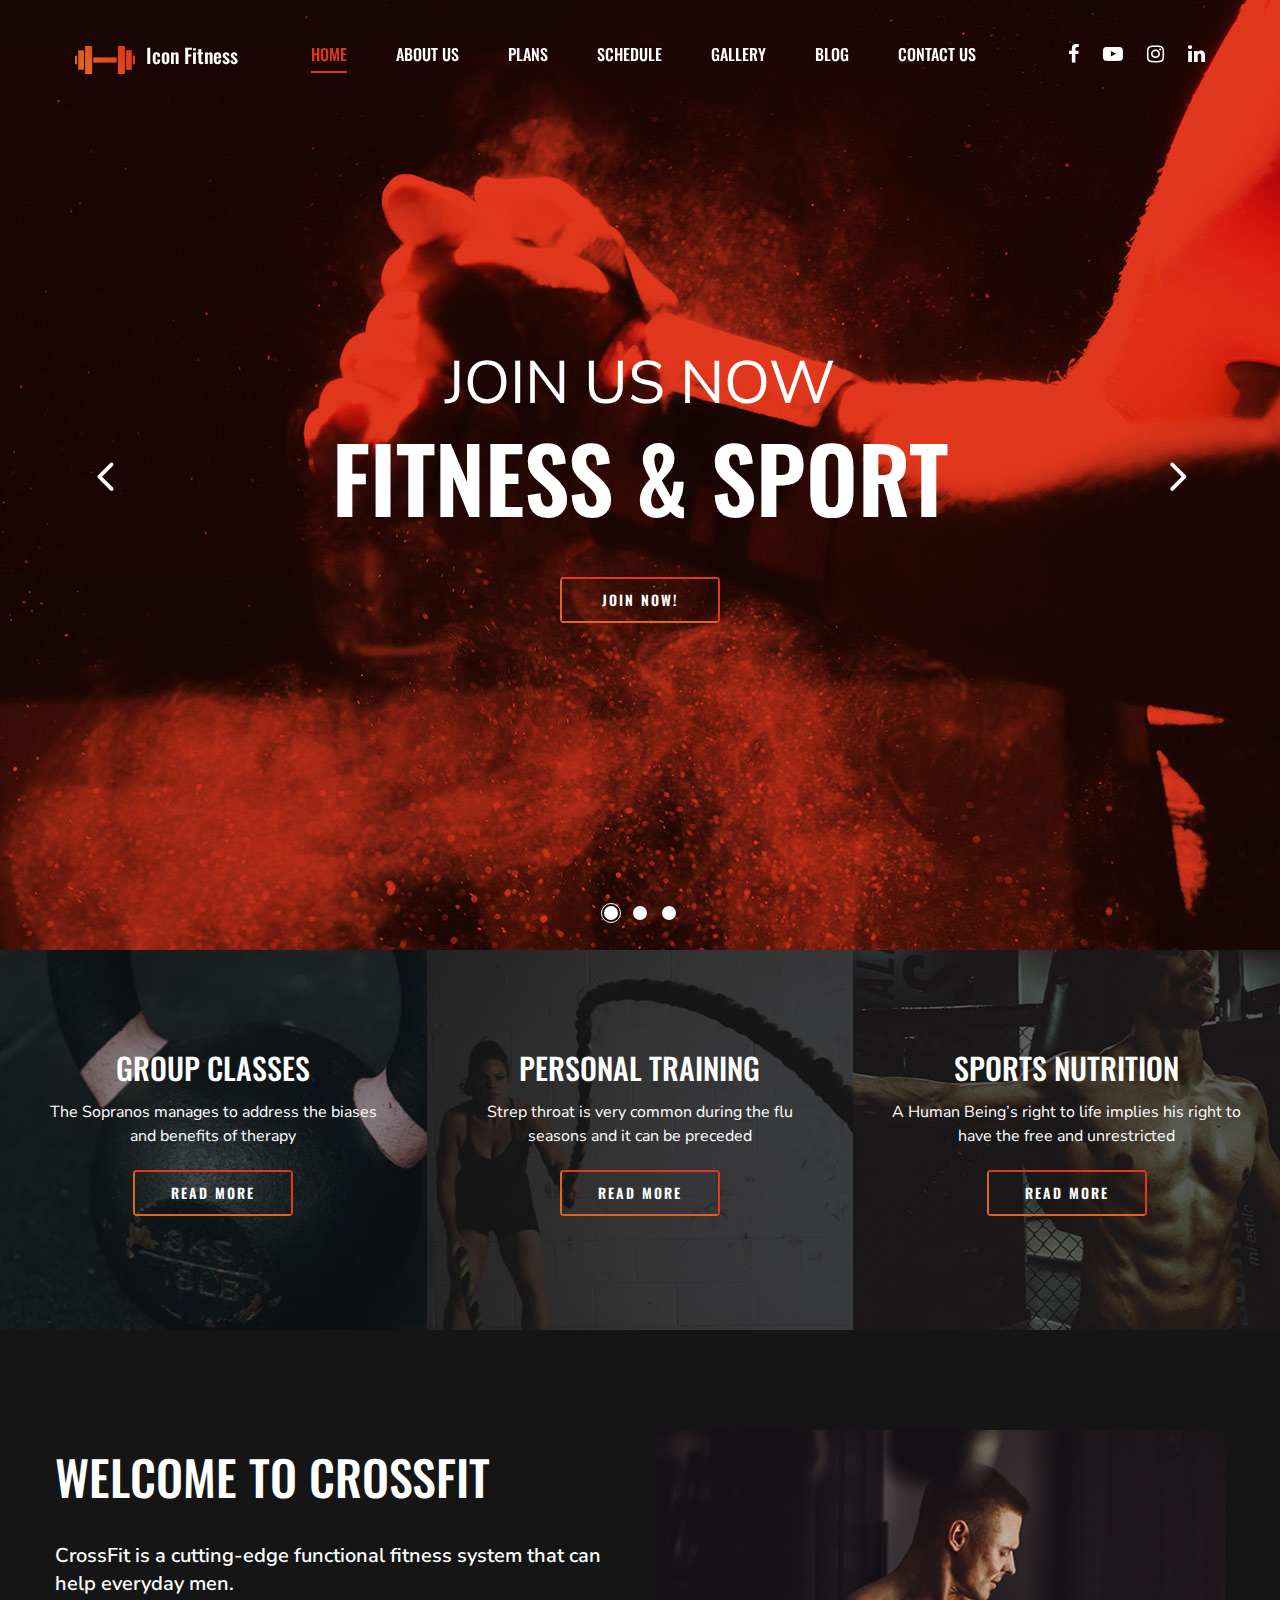
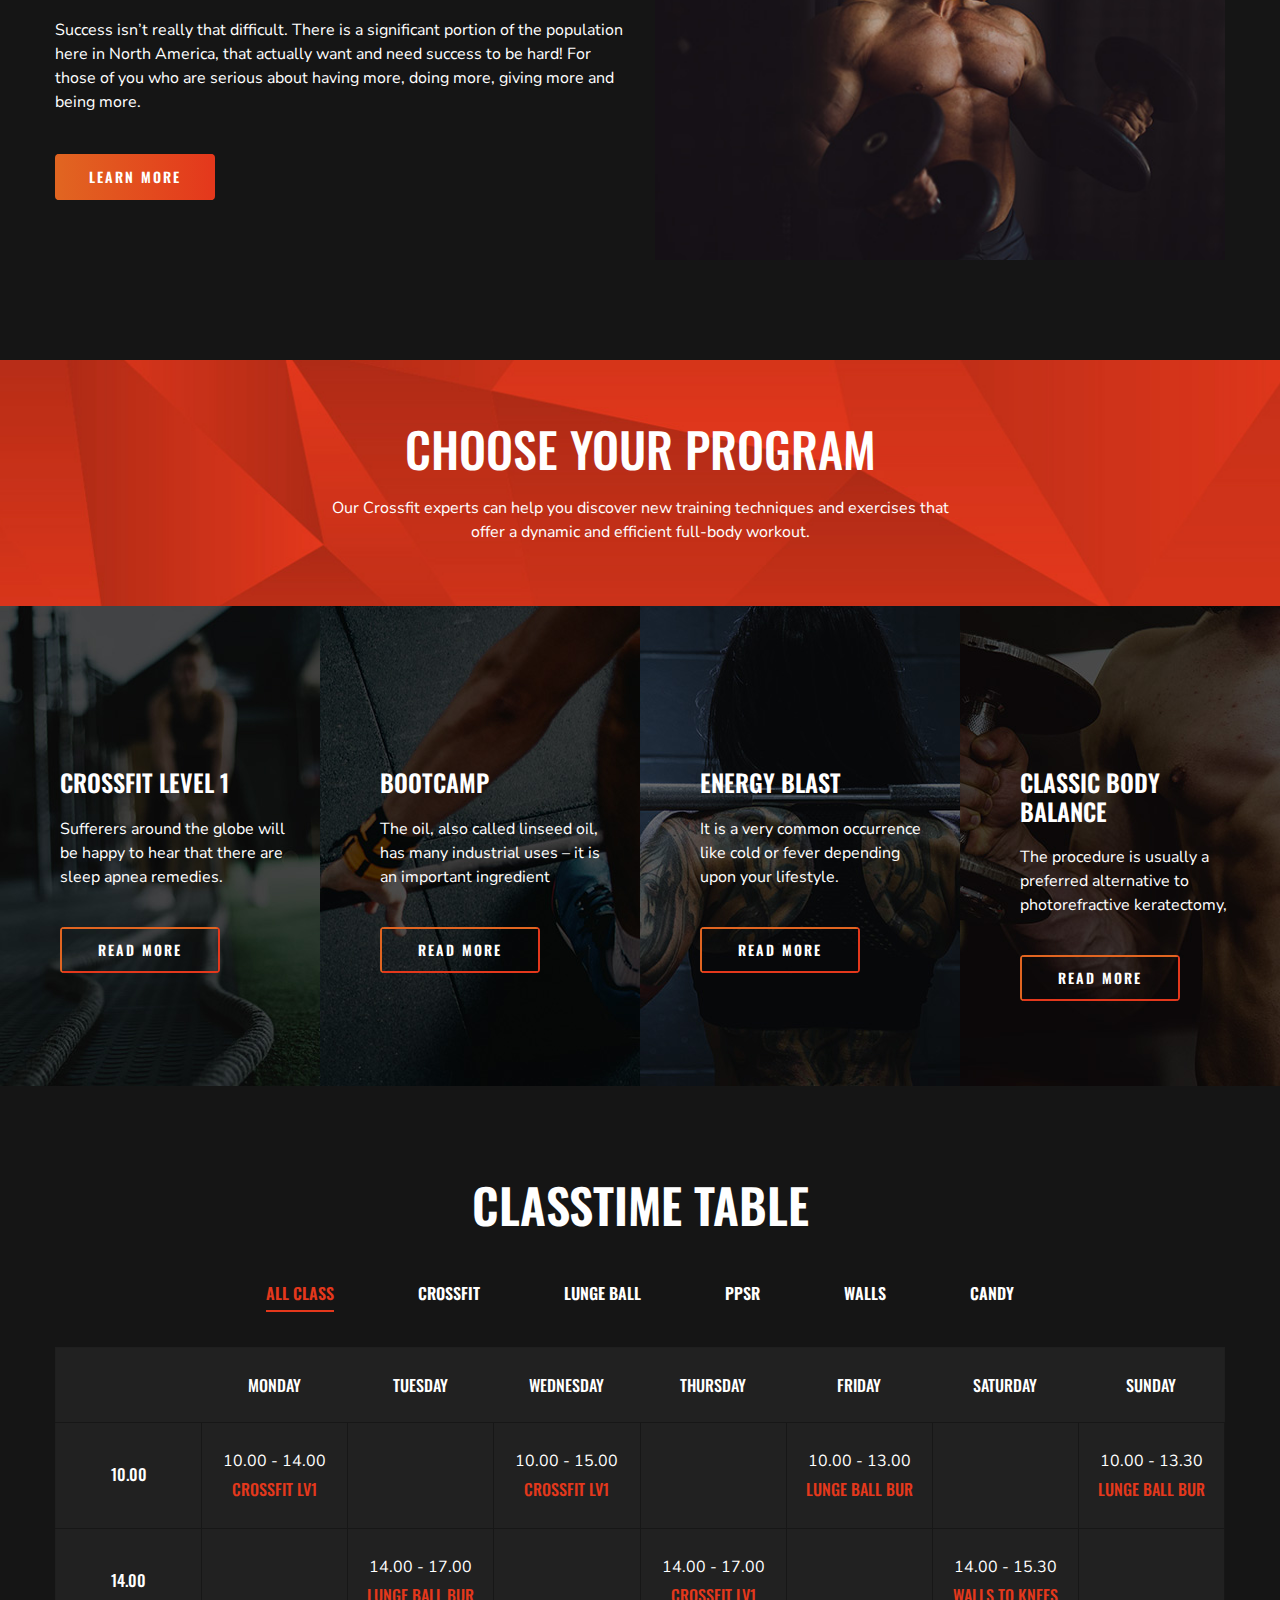
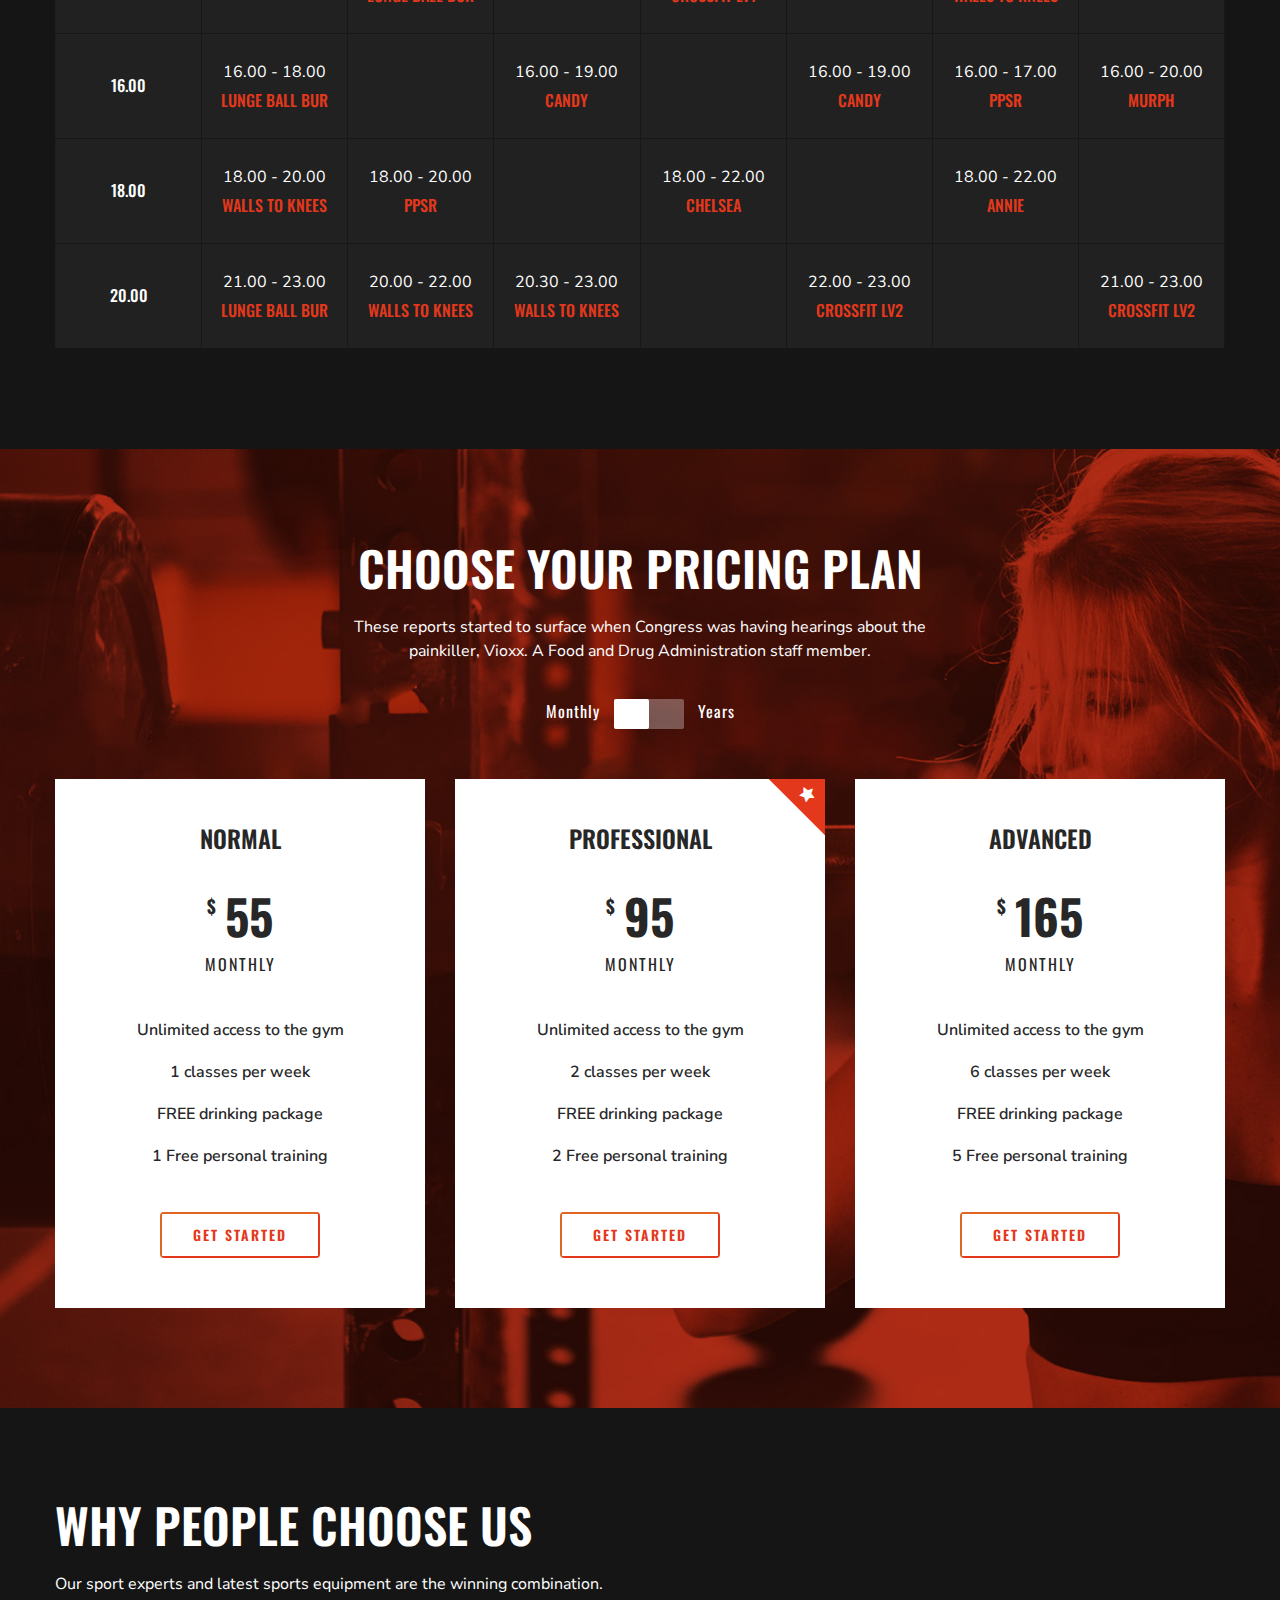
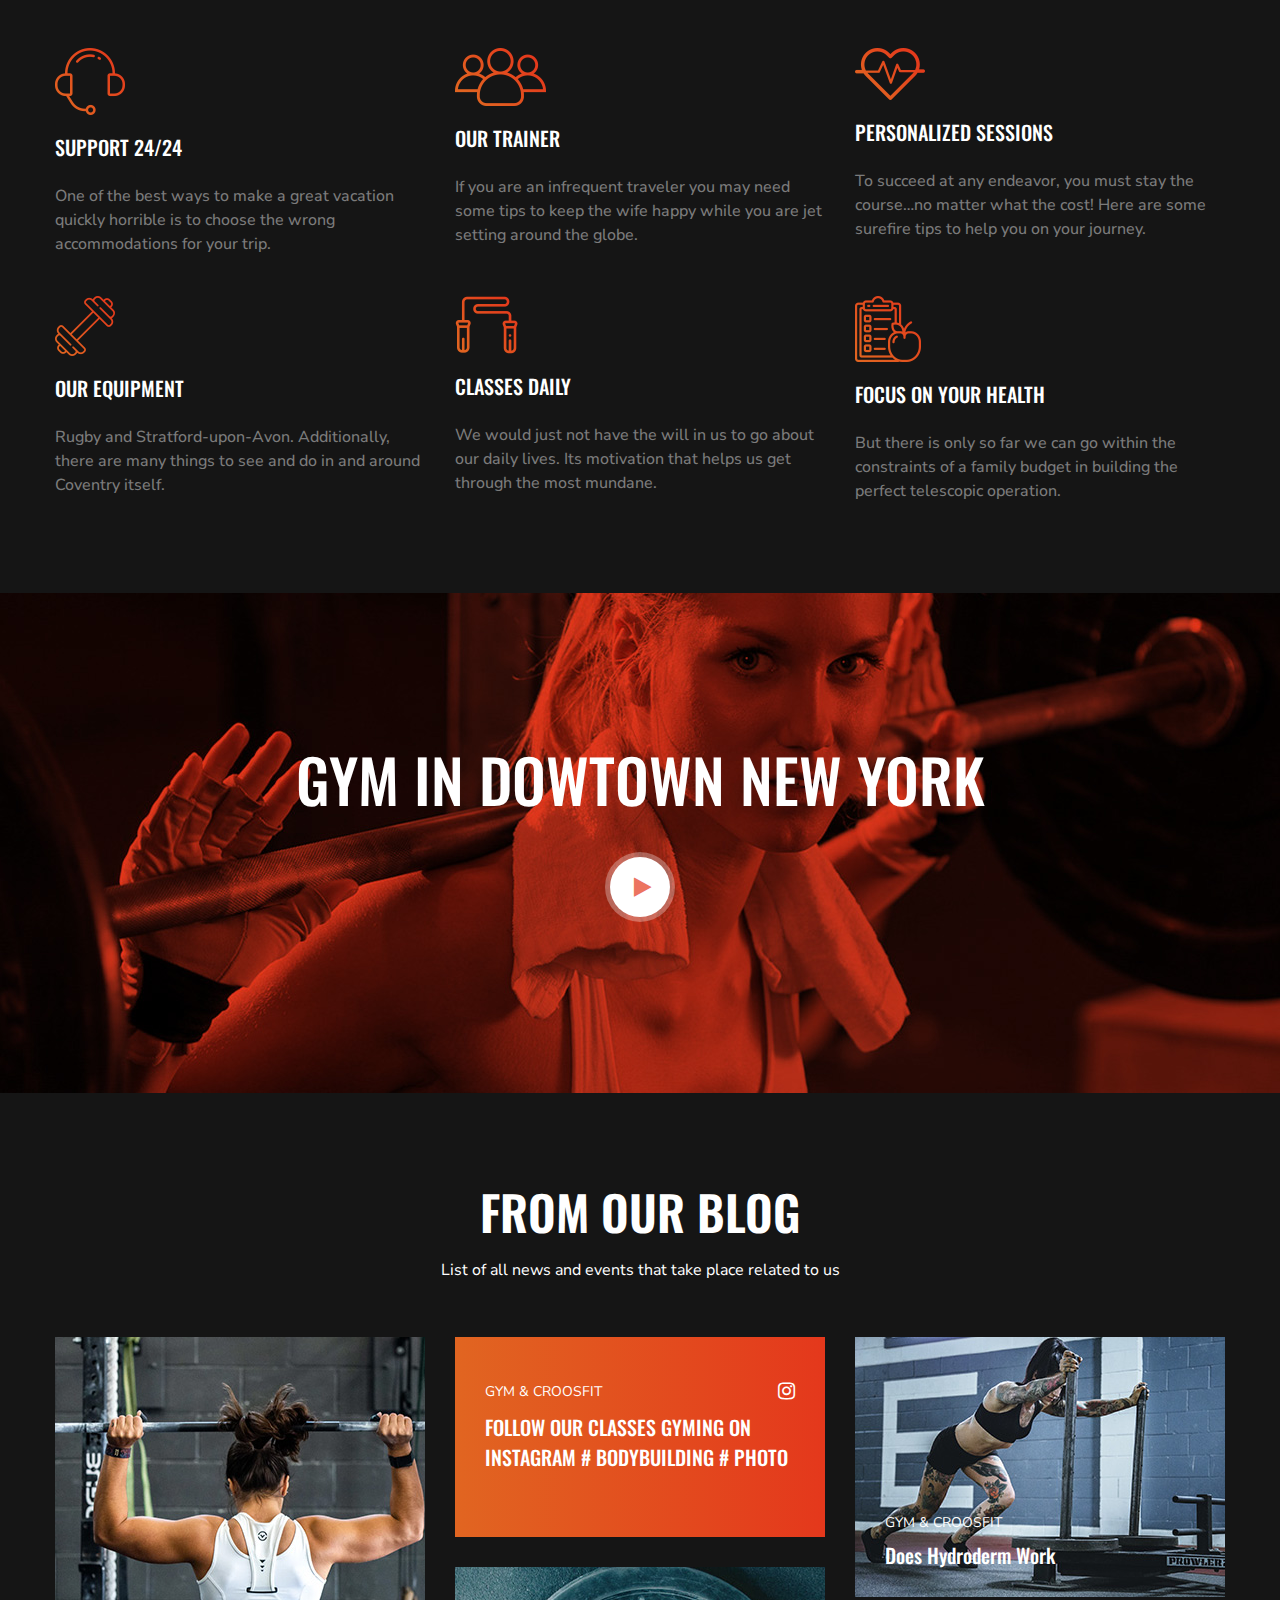
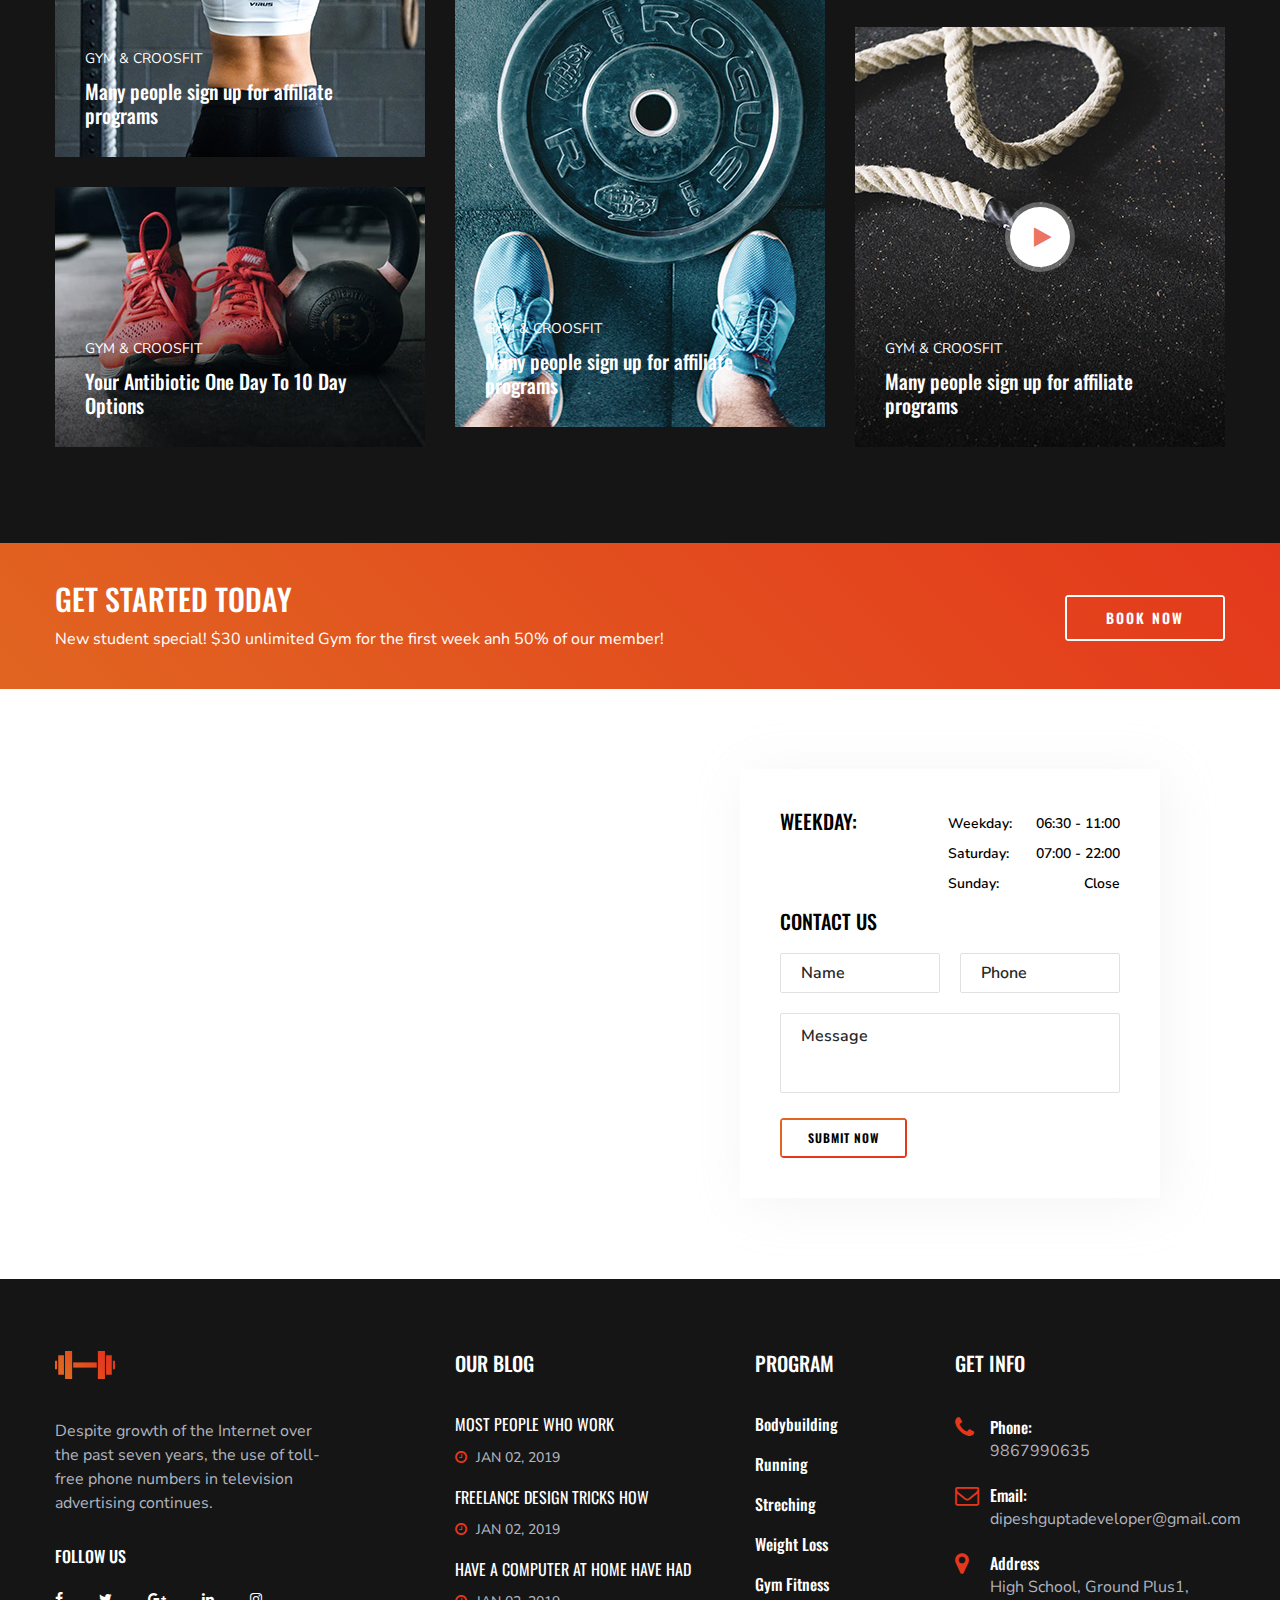
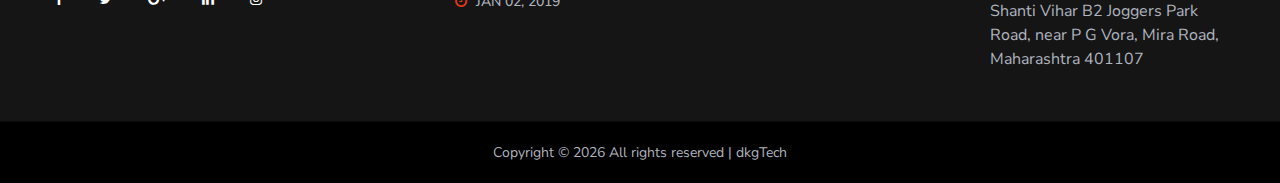
<file: index.html>
<!DOCTYPE html>
<html lang="zxx">
  <head>
    <meta charset="UTF-8" />
    <meta name="description" content="Activitar Template" />
    <meta name="keywords" content="Activitar, unica, creative, html" />
    <meta name="viewport" content="width=device-width, initial-scale=1.0" />
    <meta http-equiv="X-UA-Compatible" content="ie=edge" />
    <title>Icon Fitness</title>

    <!-- Google Font -->
    <link
      href="https://fonts.googleapis.com/css?family=Nunito+Sans:400,600,700,800,900&display=swap"
      rel="stylesheet"
    />
    <link
      href="https://fonts.googleapis.com/css?family=Oswald:300,400,500,600,700&display=swap"
      rel="stylesheet"
    />

    <!-- Css Styles -->
    <link rel="stylesheet" href="css/bootstrap.min.css" type="text/css" />
    <link rel="stylesheet" href="css/font-awesome.min.css" type="text/css" />
    <link rel="stylesheet" href="css/elegant-icons.css" type="text/css" />
    <link rel="stylesheet" href="css/nice-select.css" type="text/css" />
    <link rel="stylesheet" href="css/owl.carousel.min.css" type="text/css" />
    <link rel="stylesheet" href="css/magnific-popup.css" type="text/css" />
    <link rel="stylesheet" href="css/slicknav.min.css" type="text/css" />
    <link rel="stylesheet" href="css/style.css" type="text/css" />
  </head>

  <body>
    <!-- Page Preloder -->
    <div id="preloder">
      <div class="loader"></div>
    </div>

    <!-- Header Section Begin -->
    <header class="header-section">
      <div class="container-fluid">
        <div class="logo">
          <a href="./index.html">
            <img src="img/logo.png" alt="" />
            <span class="icon-text">Icon Fitness</span>
          </a>
        </div>
        <div class="top-social">
          <a href="#"><i class="fa fa-facebook"></i></a>
          <a href="#"><i class="fa fa-youtube-play"></i></a>
          <a href="#"><i class="fa fa-instagram"></i></a>
          <a href="#"><i class="fa fa-linkedin"></i></a>
        </div>
        <div class="container">
          <div class="nav-menu">
            <nav class="mainmenu mobile-menu">
              <ul>
                <li class="active"><a href="./index.html">Home</a></li>
                <li><a href="./about-us.html">About us</a></li>
                <li><a href="./plans.html">Plans</a></li>
                <li><a href="./schedule.html">Schedule</a></li>
                <li><a href="./gallery.html">Gallery</a></li>
                <li>
                  <a href="./blog.html">Blog</a>
                  <ul class="dropdown">
                    <li><a href="./about-us.html">About Us</a></li>
                    <li><a href="./blog-single.html">Blog Details</a></li>
                  </ul>
                </li>
                <li><a href="./contact.html">Contact Us</a></li>
              </ul>
            </nav>
          </div>
        </div>
        <div id="mobile-menu-wrap"></div>
      </div>
    </header>
    <!-- Header End -->

    <!-- Hero Section Begin -->
    <section class="hero-section">
      <div class="hero-items owl-carousel">
        <div
          class="single-hero-item set-bg"
          data-setbg="img/hero-slider/hero-1.jpg"
        >
          <div class="container">
            <div class="row">
              <div class="col-lg-12">
                <div class="hero-text">
                  <h2>Join Us Now</h2>
                  <h1>FITNESS & SPORT</h1>
                  <a href="#" class="primary-btn">Join Now!</a>
                </div>
              </div>
            </div>
          </div>
        </div>
        <div
          class="single-hero-item set-bg"
          data-setbg="img/hero-slider/hero-2.jpg"
        >
          <div class="container">
            <div class="row">
              <div class="col-lg-12">
                <div class="hero-text">
                  <h2>Join Us Now</h2>
                  <h1>PERSONAL TRAINING</h1>
                  <a href="#" class="primary-btn">Join Now!</a>
                </div>
              </div>
            </div>
          </div>
        </div>
        <div
          class="single-hero-item set-bg"
          data-setbg="img/hero-slider/hero-3.jpg"
        >
          <div class="container">
            <div class="row">
              <div class="col-lg-12">
                <div class="hero-text">
                  <h2>Join Us Now</h2>
                  <h1>GROUP CLASSES</h1>
                  <a href="#" class="primary-btn">Join Now!</a>
                </div>
              </div>
            </div>
          </div>
        </div>
      </div>
    </section>
    <!-- Hero End -->

    <!-- Feature Section Begin -->
    <section class="feature-section">
      <div class="container-fluid">
        <div class="row">
          <div class="col-md-4">
            <div
              class="feature-item set-bg"
              data-setbg="img/feature/feature-1.jpg"
            >
              <h3>GROUP CLASSES</h3>
              <p>
                The Sopranos manages to address the biases<br />
                and benefits of therapy
              </p>
              <a href="#" class="primary-btn f-btn">Read More</a>
            </div>
          </div>
          <div class="col-md-4">
            <div
              class="feature-item set-bg"
              data-setbg="img/feature/feature-2.jpg"
            >
              <h3>PERSONAL TRAINING</h3>
              <p>
                Strep throat is very common during the flu<br />
                seasons and it can be preceded
              </p>
              <a href="#" class="primary-btn f-btn">Read More</a>
            </div>
          </div>
          <div class="col-md-4">
            <div
              class="feature-item set-bg"
              data-setbg="img/feature/feature-3.jpg"
            >
              <h3>Sports Nutrition</h3>
              <p>
                A Human Being’s right to life implies his right to<br />
                have the free and unrestricted
              </p>
              <a href="#" class="primary-btn f-btn">Read More</a>
            </div>
          </div>
        </div>
      </div>
    </section>
    <!-- Feature Section End -->

    <!-- About Section Begin -->
    <section class="home-about spad">
      <div class="container">
        <div class="row">
          <div class="col-lg-6">
            <div class="about-text">
              <h2>WELCOME TO CROSSFIT</h2>
              <p class="short-details">
                CrossFit is a cutting-edge functional fitness system that can
                help everyday men.
              </p>
              <p class="long-details">
                Success isn’t really that difficult. There is a significant
                portion of the population here in North America, that actually
                want and need success to be hard! For those of you who are
                serious about having more, doing more, giving more and being
                more.
              </p>
              <a href="#" class="primary-btn about-btn">Learn More</a>
            </div>
          </div>
          <div class="col-lg-6">
            <div class="about-img">
              <img src="img/home-about.jpg" alt="" />
            </div>
          </div>
        </div>
      </div>
    </section>
    <!-- About Section End -->

    <!-- Classes Section Begin -->
    <section class="classes-section">
      <div class="class-title set-bg" data-setbg="img/classes-title-bg.jpg">
        <div class="container">
          <div class="row">
            <div class="col-lg-7 m-auto text-center">
              <div class="section-title pl-lg-4 pr-lg-4 pl-0 pr-0">
                <h2>Choose Your Program</h2>
                <p>
                  Our Crossfit experts can help you discover new training
                  techniques and exercises that offer a dynamic and efficient
                  full-body workout.
                </p>
              </div>
            </div>
          </div>
        </div>
      </div>
      <div class="container-fluid">
        <div class="row">
          <div class="col-lg-3 col-sm-6">
            <div
              class="classes-item set-bg"
              data-setbg="img/classes/class-1.jpg"
            >
              <h4>Crossfit Level 1</h4>
              <p>
                Sufferers around the globe will be happy to hear that there are
                sleep apnea remedies.
              </p>
              <a href="#" class="primary-btn class-btn">Read More</a>
            </div>
          </div>
          <div class="col-lg-3 col-sm-6">
            <div
              class="classes-item set-bg"
              data-setbg="img/classes/class-2.jpg"
            >
              <h4>BootCamp</h4>
              <p>
                The oil, also called linseed oil, has many industrial uses – it
                is an important ingredient
              </p>
              <a href="#" class="primary-btn class-btn">Read More</a>
            </div>
          </div>
          <div class="col-lg-3 col-sm-6">
            <div
              class="classes-item set-bg"
              data-setbg="img/classes/class-3.jpg"
            >
              <h4>Energy Blast</h4>
              <p>
                It is a very common occurrence like cold or fever depending upon
                your lifestyle.
              </p>
              <a href="#" class="primary-btn class-btn">Read More</a>
            </div>
          </div>
          <div class="col-lg-3 col-sm-6">
            <div
              class="classes-item set-bg"
              data-setbg="img/classes/class-4.jpg"
            >
              <h4>CLASSIC BODY BALANCE</h4>
              <p>
                The procedure is usually a preferred alternative to
                photorefractive keratectomy,
              </p>
              <a href="#" class="primary-btn class-btn">Read More</a>
            </div>
          </div>
        </div>
      </div>
    </section>
    <!-- Classes Section End -->

    <!-- Class Time Section Begin -->
    <section class="classtime-section class-time-table spad">
      <div class="container">
        <div class="row">
          <div class="col-lg-12 text-center">
            <div class="section-title">
              <h2>Classtime Table</h2>
            </div>
          </div>
        </div>
        <div class="row">
          <div class="col-lg-12">
            <div class="timetable-controls">
              <ul>
                <li class="active" data-tsfilter="all">all class</li>
                <li data-tsfilter="crossfit">crossfit</li>
                <li data-tsfilter="lunge">lunge ball</li>
                <li data-tsfilter="ppsr">ppsr</li>
                <li data-tsfilter="walls">walls</li>
                <li data-tsfilter="candy">candy</li>
              </ul>
            </div>
          </div>
        </div>
        <div class="classtime-table">
          <table>
            <thead>
              <tr>
                <th></th>
                <th>Monday</th>
                <th>Tuesday</th>
                <th>Wednesday</th>
                <th>Thursday</th>
                <th>Friday</th>
                <th>Saturday</th>
                <th>Sunday</th>
              </tr>
            </thead>
            <tbody>
              <tr>
                <td class="workout-time">10.00</td>
                <td class="hover-bg ts-item" data-tsmeta="crossfit">
                  <span>10.00 - 14.00</span>
                  <h6>Crossfit lv1</h6>
                </td>
                <td></td>
                <td class="hover-bg ts-item" data-tsmeta="crossfit">
                  <span>10.00 - 15.00</span>
                  <h6>Crossfit lv1</h6>
                </td>
                <td></td>
                <td class="hover-bg ts-item" data-tsmeta="lunge">
                  <span>10.00 - 13.00</span>
                  <h6>Lunge Ball Bur</h6>
                </td>
                <td></td>
                <td class="hover-bg ts-item" data-tsmeta="lunge">
                  <span>10.00 - 13.30</span>
                  <h6>Lunge Ball Bur</h6>
                </td>
              </tr>
              <tr>
                <td class="workout-time">14.00</td>
                <td></td>
                <td class="hover-bg ts-item" data-tsmeta="lunge">
                  <span>14.00 - 17.00</span>
                  <h6>Lunge Ball Bur</h6>
                </td>
                <td></td>
                <td class="hover-bg ts-item" data-tsmeta="crossfit">
                  <span>14.00 - 17.00</span>
                  <h6>Crossfit lv1</h6>
                </td>
                <td></td>
                <td class="hover-bg ts-item" data-tsmeta="walls">
                  <span>14.00 - 15.30</span>
                  <h6>Walls to Knees</h6>
                </td>
                <td></td>
              </tr>
              <tr>
                <td class="workout-time">16.00</td>
                <td class="hover-bg ts-item" data-tsmeta="lunge">
                  <span>16.00 - 18.00</span>
                  <h6>Lunge Ball Bur</h6>
                </td>
                <td></td>
                <td class="hover-bg ts-item" data-tsmeta="candy">
                  <span>16.00 - 19.00</span>
                  <h6>Candy</h6>
                </td>
                <td></td>
                <td class="hover-bg ts-item" data-tsmeta="candy">
                  <span>16.00 - 19.00</span>
                  <h6>Candy</h6>
                </td>
                <td class="hover-bg ts-item" data-tsmeta="ppsr">
                  <span>16.00 - 17.00</span>
                  <h6>Ppsr</h6>
                </td>
                <td class="hover-bg ts-item" data-tsmeta="murph">
                  <span>16.00 - 20.00</span>
                  <h6>murph</h6>
                </td>
              </tr>
              <tr>
                <td class="workout-time">18.00</td>
                <td class="hover-bg ts-item" data-tsmeta="walls">
                  <span>18.00 - 20.00</span>
                  <h6>Walls to Knees</h6>
                </td>
                <td class="hover-bg ts-item" data-tsmeta="ppsr">
                  <span>18.00 - 20.00</span>
                  <h6>ppsr</h6>
                </td>
                <td></td>
                <td class="hover-bg ts-item" data-tsmeta="chelsea">
                  <span>18.00 - 22.00</span>
                  <h6>Chelsea</h6>
                </td>
                <td></td>
                <td class="hover-bg ts-item" data-tsmeta="annie">
                  <span>18.00 - 22.00</span>
                  <h6>annie</h6>
                </td>
                <td></td>
              </tr>
              <tr>
                <td class="workout-time">20.00</td>
                <td class="hover-bg ts-item" data-tsmeta="lunge">
                  <span>21.00 - 23.00</span>
                  <h6>Lunge Ball Bur</h6>
                </td>
                <td class="hover-bg ts-item" data-tsmeta="walls">
                  <span>20.00 - 22.00</span>
                  <h6>Walls to Knees</h6>
                </td>
                <td class="hover-bg ts-item" data-tsmeta="walls">
                  <span>20.30 - 23.00</span>
                  <h6>Walls to Knees</h6>
                </td>
                <td></td>
                <td class="hover-bg ts-item" data-tsmeta="crossfit">
                  <span>22.00 - 23.00</span>
                  <h6>Crossfit Lv2</h6>
                </td>
                <td></td>
                <td class="hover-bg ts-item" data-tsmeta="crossfit">
                  <span>21.00 - 23.00</span>
                  <h6>Crossfit Lv2</h6>
                </td>
              </tr>
            </tbody>
          </table>
        </div>
      </div>
    </section>
    <!-- Class Time Section End -->

    <!-- Price Plan Section Begin -->
    <section class="price-section spad set-bg" data-setbg="img/price-bg.jpg">
      <div class="container">
        <div class="row">
          <div class="col-lg-12">
            <div class="section-title">
              <h2>CHOOSE YOUR PRICING PLAN</h2>
              <p>
                These reports started to surface when Congress was having
                hearings about the<br />
                painkiller, Vioxx. A Food and Drug Administration staff member.
              </p>
            </div>
            <div class="toggle-option">
              <ul>
                <li>Monthly</li>
                <li>
                  <label class="switch">
                    <input type="checkbox" checked />
                    <span class="slider"></span>
                  </label>
                </li>
                <li>Years</li>
              </ul>
            </div>
          </div>
        </div>
        <div class="row">
          <div class="col-lg-4">
            <div class="single-price-plan">
              <h4>Normal</h4>
              <div class="price-plan">
                <h2>55 <span>$</span></h2>
                <p>Monthly</p>
              </div>
              <ul>
                <li>Unlimited access to the gym</li>
                <li>1 classes per week</li>
                <li>FREE drinking package</li>
                <li>1 Free personal training</li>
              </ul>
              <a href="#" class="primary-btn price-btn">Get Started</a>
            </div>
          </div>
          <div class="col-lg-4">
            <div class="single-price-plan">
              <h4>Professional</h4>
              <div class="price-plan">
                <h2>95 <span>$</span></h2>
                <p>Monthly</p>
              </div>
              <ul>
                <li>Unlimited access to the gym</li>
                <li>2 classes per week</li>
                <li>FREE drinking package</li>
                <li>2 Free personal training</li>
              </ul>
              <a href="#" class="primary-btn price-btn">Get Started</a>
              <div class="tic-text">
                <i class="fa fa-star"></i>
              </div>
            </div>
          </div>
          <div class="col-lg-4">
            <div class="single-price-plan">
              <h4>Advanced</h4>
              <div class="price-plan">
                <h2>165 <span>$</span></h2>
                <p>Monthly</p>
              </div>
              <ul>
                <li>Unlimited access to the gym</li>
                <li>6 classes per week</li>
                <li>FREE drinking package</li>
                <li>5 Free personal training</li>
              </ul>
              <a href="#" class="primary-btn price-btn">Get Started</a>
            </div>
          </div>
        </div>
      </div>
    </section>
    <!-- Price Plan Section End -->

    <!-- Choseus Section Begin -->
    <section class="chooseus-section spad">
      <div class="container">
        <div class="row">
          <div class="col-lg-12">
            <div class="section-title">
              <h2>Why People Choose Us</h2>
              <p>
                Our sport experts and latest sports equipment are the winning
                combination.
              </p>
            </div>
          </div>
        </div>
        <div class="row">
          <div class="col-lg-4 col-sm-6">
            <div class="choose-item">
              <img src="img/icons/chose-icon-1.png" alt="" />
              <h5>Support 24/24</h5>
              <p>
                One of the best ways to make a great vacation quickly horrible
                is to choose the wrong accommodations for your trip.
              </p>
            </div>
          </div>
          <div class="col-lg-4 col-sm-6">
            <div class="choose-item">
              <img src="img/icons/chose-icon-2.png" alt="" />
              <h5>Our trainer</h5>
              <p>
                If you are an infrequent traveler you may need some tips to keep
                the wife happy while you are jet setting around the globe.
              </p>
            </div>
          </div>
          <div class="col-lg-4 col-sm-6">
            <div class="choose-item">
              <img src="img/icons/chose-icon-3.png" alt="" />
              <h5>Personalized sessions</h5>
              <p>
                To succeed at any endeavor, you must stay the course…no matter
                what the cost! Here are some surefire tips to help you on your
                journey.
              </p>
            </div>
          </div>
          <div class="col-lg-4 col-sm-6">
            <div class="choose-item">
              <img src="img/icons/chose-icon-4.png" alt="" />
              <h5>Our equipment</h5>
              <p>
                Rugby and Stratford-upon-Avon. Additionally, there are many
                things to see and do in and around Coventry itself.
              </p>
            </div>
          </div>
          <div class="col-lg-4 col-sm-6">
            <div class="choose-item">
              <img src="img/icons/chose-icon-5.png" alt="" />
              <h5>Classes daily</h5>
              <p>
                We would just not have the will in us to go about our daily
                lives. Its motivation that helps us get through the most
                mundane.
              </p>
            </div>
          </div>
          <div class="col-lg-4 col-sm-6">
            <div class="choose-item">
              <img src="img/icons/chose-icon-6.png" alt="" />
              <h5>Focus on your health</h5>
              <p>
                But there is only so far we can go within the constraints of a
                family budget in building the perfect telescopic operation.
              </p>
            </div>
          </div>
        </div>
      </div>
    </section>
    <!-- Choseus Section End -->

    <!-- Video Section Begin -->
    <section class="video-section set-bg" data-setbg="img/video-bg.jpg">
      <div class="container">
        <div class="row">
          <div class="col-lg-12">
            <div class="video-text">
              <h2>Gym In Dowtown New York</h2>
              <a
                href="https://www.youtube.com/watch?v=X_9VoqR5ojM"
                class="play-btn video-popup"
              >
                <i class="fa fa-play"></i>
              </a>
            </div>
          </div>
        </div>
      </div>
    </section>
    <!-- Video Section End -->

    <!-- Blog Section Begin -->
    <section class="blog-section spad">
      <div class="container">
        <div class="row">
          <div class="col-lg-12 text-center">
            <div class="section-title">
              <h2>From Our Blog</h2>
              <p>List of all news and events that take place related to us</p>
            </div>
          </div>
        </div>
        <div class="row blog-gird">
          <div class="grid-sizer"></div>
          <div class="col-lg-4 col-md-6 grid-item">
            <div
              class="blog-item large-item set-bg"
              data-setbg="img/blog/blog-1.jpg"
            >
              <a href="#" class="blog-text">
                <div class="categories">Gym & Croosfit</div>
                <h5>Many people sign up for affiliate programs</h5>
              </a>
            </div>
          </div>
          <div class="col-lg-4 col-md-6 grid-item">
            <div class="blog-item instagram-item">
              <a href="#" class="instagram-text">
                <div class="categories">
                  Gym & Croosfit <i class="fa fa-instagram"></i>
                </div>
                <h5>
                  Follow Our Classes Gyming on Instagram # BodyBuilding # photo
                </h5>
              </a>
            </div>
          </div>
          <div class="col-lg-4 col-md-6 grid-item">
            <div
              class="blog-item small-item set-bg"
              data-setbg="img/blog/blog-2.jpg"
            >
              <a href="#" class="blog-text">
                <div class="categories">Gym & Croosfit</div>
                <h5>Does Hydroderm Work</h5>
              </a>
            </div>
          </div>
          <div class="col-lg-4 col-md-6 grid-item">
            <div
              class="blog-item large-item xls-large set-bg"
              data-setbg="img/blog/blog-3.jpg"
            >
              <a href="#" class="blog-text">
                <div class="categories">Gym & Croosfit</div>
                <h5>Many people sign up for affiliate programs</h5>
              </a>
            </div>
          </div>
          <div class="col-lg-4 col-md-6 grid-item">
            <div
              class="blog-item large-item set-bg"
              data-setbg="img/blog/blog-4.jpg"
            >
              <a href="#" class="blog-text">
                <div class="categories">Gym & Croosfit</div>
                <h5>Many people sign up for affiliate programs</h5>
              </a>
              <div class="play-btn">
                <a
                  href="https://www.youtube.com/watch?v=X_9VoqR5ojM"
                  class="play-in-btn video-popup"
                >
                  <i class="fa fa-play"></i>
                </a>
              </div>
            </div>
          </div>
          <div class="col-lg-4 col-md-6 grid-item">
            <div
              class="blog-item small-item set-bg"
              data-setbg="img/blog/blog-5.jpg"
            >
              <a href="#" class="blog-text">
                <div class="categories">Gym & Croosfit</div>
                <h5>Your Antibiotic One Day To 10 Day Options</h5>
              </a>
            </div>
          </div>
        </div>
      </div>
    </section>
    <!-- Blog Section End -->

    <!-- Cta Section Begin -->
    <section class="cta-section">
      <div class="container">
        <div class="row">
          <div class="col-lg-12">
            <div class="cta-text">
              <h3>GeT Started Today</h3>
              <p>
                New student special! $30 unlimited Gym for the first week anh
                50% of our member!
              </p>
            </div>
            <a href="#" class="primary-btn cta-btn">book now</a>
          </div>
        </div>
      </div>
    </section>
    <!-- Cta Section End -->

    <!-- Map Section Begin -->
    <div class="map">
      <iframe
        src="https://www.google.com/maps/embed?pb=!1m14!1m8!1m3!1d15064.513358999835!2d72.8568461!3d19.2767843!3m2!1i1024!2i768!4f13.1!3m3!1m2!1s0x0%3A0xc5b4efe9cf4a016d!2sIcon%20Fitness!5e0!3m2!1sen!2sin!4v1635054127167!5m2!1sen!2sin"
        height="590"
        style="border: 0"
        allowfullscreen=""
      ></iframe>
      <div class="map-contact-detalis">
        <div class="open-time">
          <h5>Weekday:</h5>
          <ul>
            <li>Weekday: <span>06:30 - 11:00</span></li>
            <li>Saturday: <span>07:00 - 22:00</span></li>
            <li>Sunday: <span>Close</span></li>
          </ul>
        </div>
        <div class="map-contact-form">
          <h5>Contact Us</h5>
          <form action="#">
            <input type="text" placeholder="Name" />
            <input type="text" class="phone" placeholder="Phone" />
            <textarea placeholder="Message"></textarea>
            <button type="submit" class="site-btn">Submit Now</button>
          </form>
        </div>
      </div>
    </div>
    <!-- Map Section End -->

    <!-- Footer Section Begin -->
    <footer class="footer-section">
      <div class="container">
        <div class="row">
          <div class="col-lg-3">
            <div class="footer-logo-item">
              <div class="f-logo">
                <a href="#"><img src="img/logo.png" alt="" /></a>
              </div>
              <p>
                Despite growth of the Internet over the past seven years, the
                use of toll-free phone numbers in television advertising
                continues.
              </p>
              <div class="social-links">
                <h6>Follow us</h6>
                <a href="#"><i class="fa fa-facebook"></i></a>
                <a href="#"><i class="fa fa-twitter"></i></a>
                <a href="#"><i class="fa fa-google-plus"></i></a>
                <a href="#"><i class="fa fa-linkedin"></i></a>
                <a href="#"><i class="fa fa-instagram"></i></a>
              </div>
            </div>
          </div>
          <div class="col-lg-3 offset-lg-1">
            <div class="footer-widget">
              <h5>Our Blog</h5>
              <div class="footer-blog">
                <a href="#" class="fb-item">
                  <h6>Most people who work</h6>
                  <span class="blog-time"
                    ><i class="fa fa-clock-o"></i> Jan 02, 2019</span
                  >
                </a>
                <a href="#" class="fb-item">
                  <h6>Freelance Design Tricks How</h6>
                  <span class="blog-time"
                    ><i class="fa fa-clock-o"></i> Jan 02, 2019</span
                  >
                </a>
                <a href="#" class="fb-item">
                  <h6>have a computer at home have had</h6>
                  <span class="blog-time"
                    ><i class="fa fa-clock-o"></i> Jan 02, 2019</span
                  >
                </a>
              </div>
            </div>
          </div>
          <div class="col-lg-2">
            <div class="footer-widget">
              <h5>Program</h5>
              <ul class="workout-program">
                <li><a href="#">Bodybuilding</a></li>
                <li><a href="#">Running</a></li>
                <li><a href="#">Streching</a></li>
                <li><a href="#">Weight Loss</a></li>
                <li><a href="#">Gym Fitness</a></li>
              </ul>
            </div>
          </div>
          <div class="col-lg-3">
            <div class="footer-widget">
              <h5>Get Info</h5>
              <ul class="footer-info">
                <li>
                  <i class="fa fa-phone"></i>
                  <span>Phone:</span>
                  9867990635
                </li>
                <li>
                  <i class="fa fa-envelope-o"></i>
                  <span>Email:</span>
                  dipeshguptadeveloper@gmail.com
                </li>
                <li>
                  <i class="fa fa-map-marker"></i>
                  <span>Address</span>
                  High School, Ground Plus1, Shanti Vihar B2 Joggers Park Road,
                  near P G Vora, Mira Road, Maharashtra 401107
                </li>
              </ul>
            </div>
          </div>
        </div>
      </div>
      <div class="copyright-text">
        <div class="container">
          <div class="row">
            <div class="col-lg-12 text-center">
              <div class="ct-inside">
                Copyright &copy;
                <script>
                  document.write(new Date().getFullYear());
                </script>
                All rights reserved | dkgTech
              </div>
            </div>
          </div>
        </div>
      </div>
    </footer>
    <!-- Footer Section End -->

    <!-- Js Plugins -->
    <script src="js/jquery-3.3.1.min.js"></script>
    <script src="js/bootstrap.min.js"></script>
    <script src="js/jquery.magnific-popup.min.js"></script>
    <script src="js/mixitup.min.js"></script>
    <script src="js/jquery.nice-select.min.js"></script>
    <script src="js/jquery.slicknav.js"></script>
    <script src="js/owl.carousel.min.js"></script>
    <script src="js/masonry.pkgd.min.js"></script>
    <script src="js/main.js"></script>
  </body>
</html>
</file>
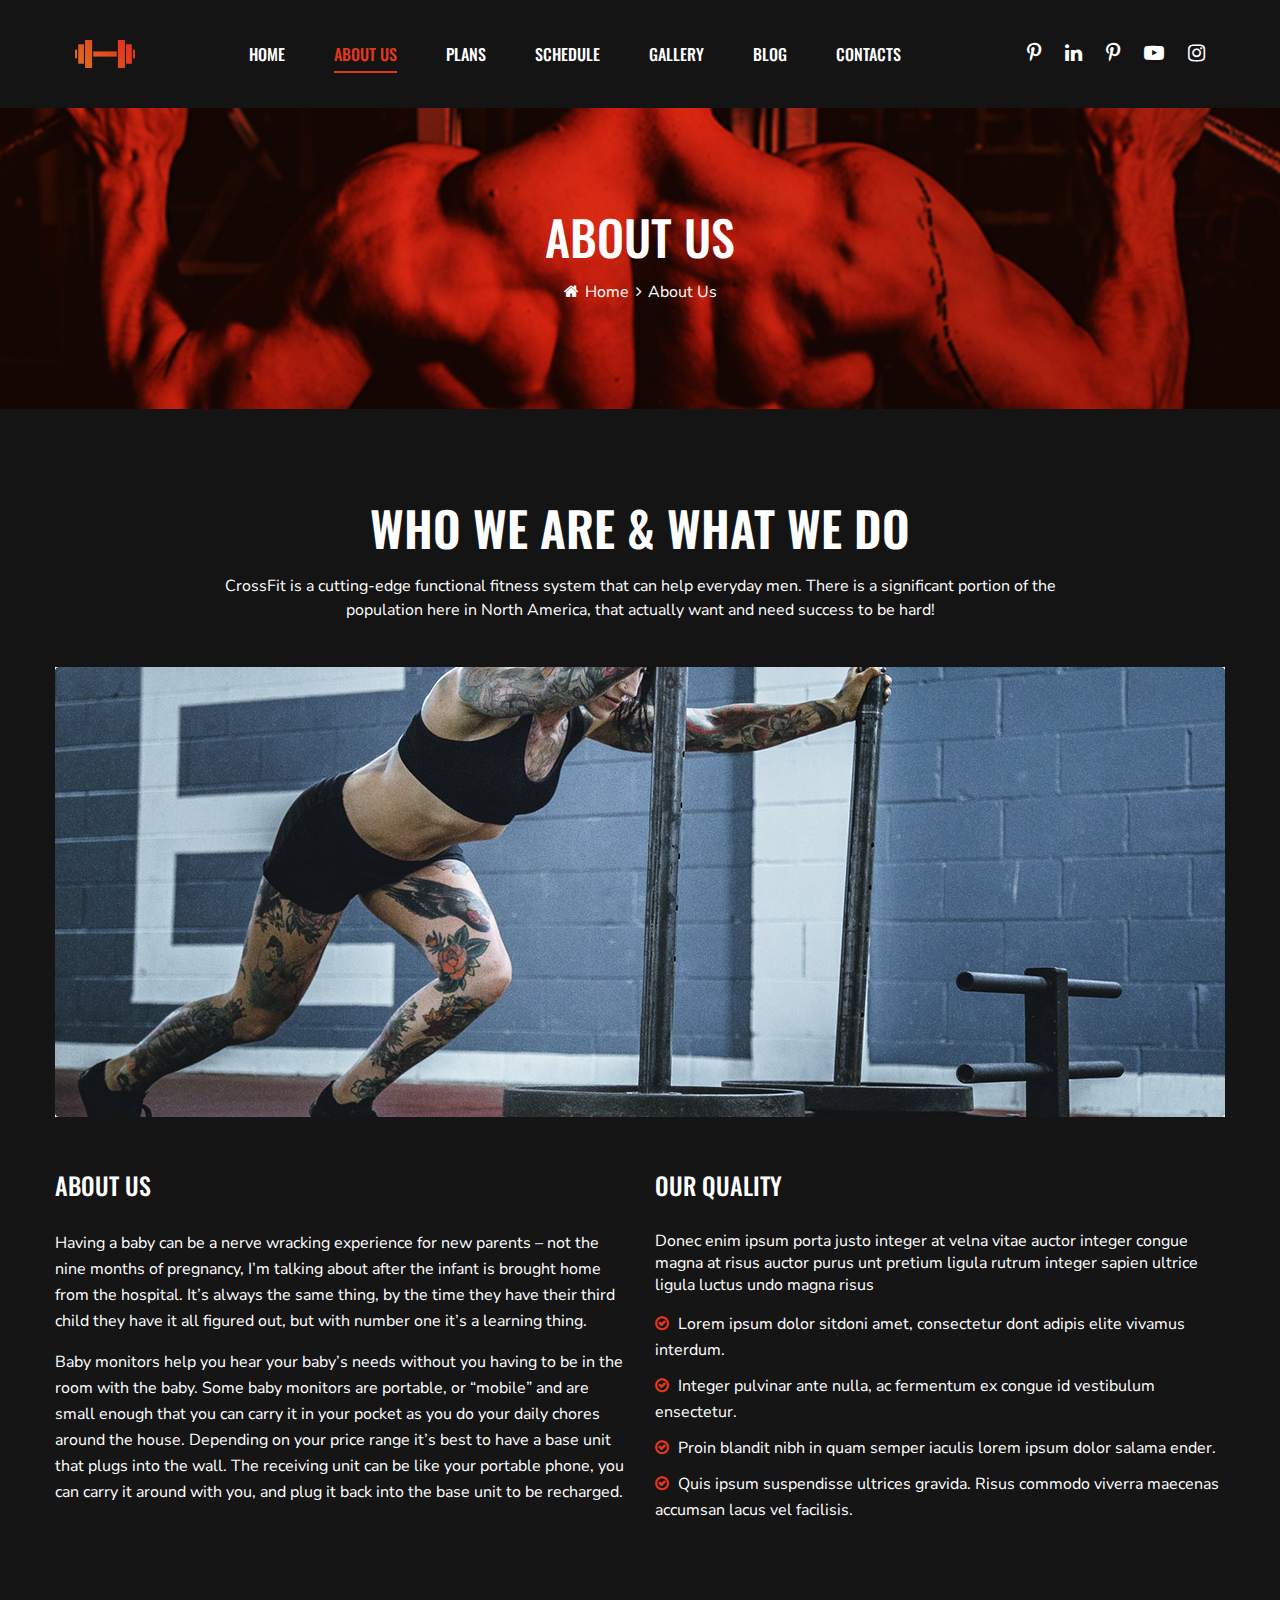
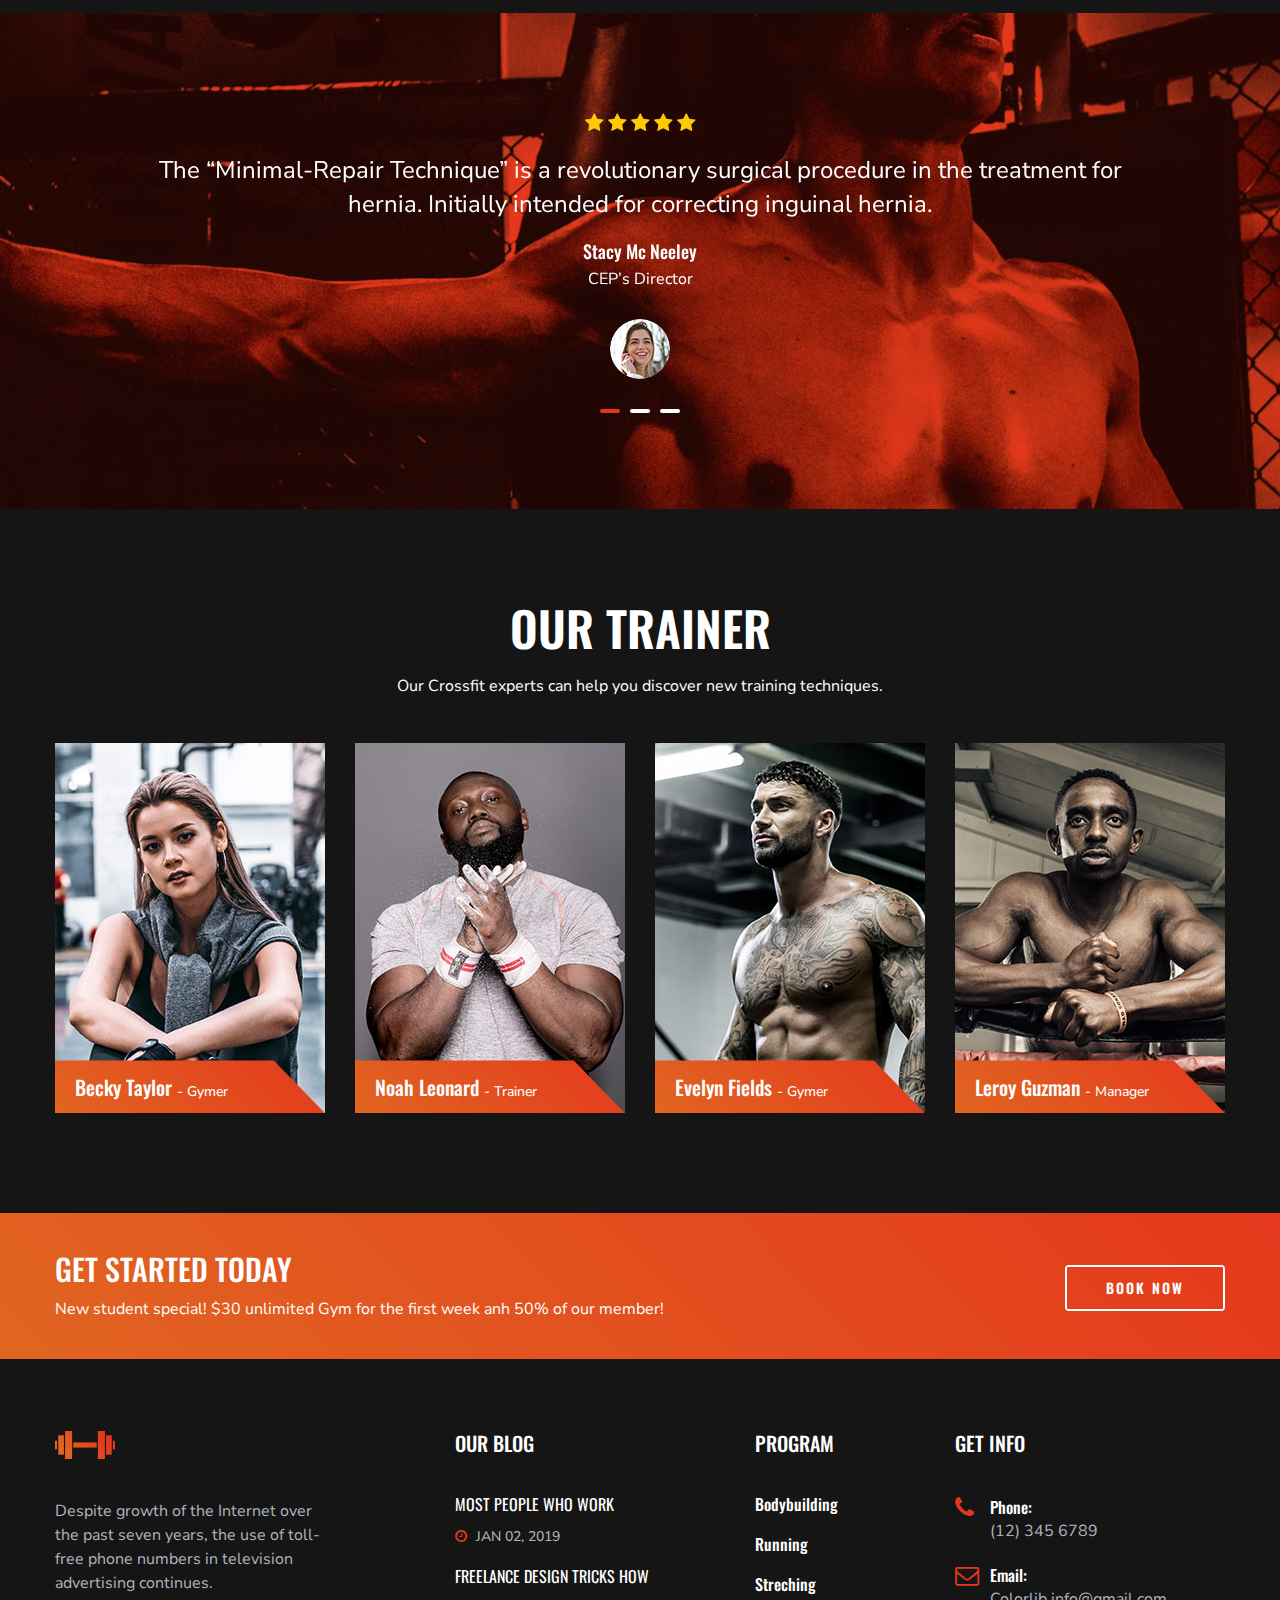
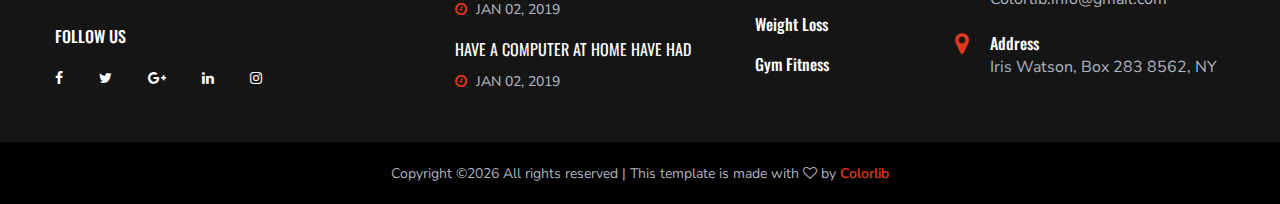
<file: about-us.html>
<!DOCTYPE html>
<html lang="zxx">

<head>
    <meta charset="UTF-8">
    <meta name="description" content="Activitar Template">
    <meta name="keywords" content="Activitar, unica, creative, html">
    <meta name="viewport" content="width=device-width, initial-scale=1.0">
    <meta http-equiv="X-UA-Compatible" content="ie=edge">
    <title>Activitar | Template</title>

    <!-- Google Font -->
    <link href="https://fonts.googleapis.com/css?family=Nunito+Sans:400,600,700,800,900&display=swap" rel="stylesheet">
    <link href="https://fonts.googleapis.com/css?family=Oswald:300,400,500,600,700&display=swap" rel="stylesheet">

    <!-- Css Styles -->
    <link rel="stylesheet" href="css/bootstrap.min.css" type="text/css">
    <link rel="stylesheet" href="css/font-awesome.min.css" type="text/css">
    <link rel="stylesheet" href="css/elegant-icons.css" type="text/css">
    <link rel="stylesheet" href="css/nice-select.css" type="text/css">
    <link rel="stylesheet" href="css/owl.carousel.min.css" type="text/css">
    <link rel="stylesheet" href="css/magnific-popup.css" type="text/css">
    <link rel="stylesheet" href="css/slicknav.min.css" type="text/css">
    <link rel="stylesheet" href="css/style.css" type="text/css">
</head>

<body>
    <!-- Page Preloder -->
    <div id="preloder">
        <div class="loader"></div>
    </div>

    <!-- Header Section Begin -->
    <header class="header-section header-normal">
        <div class="container-fluid">
            <div class="logo">
                <a href="./index.html">
                    <img src="img/logo.png" alt="">
                </a>
            </div>
            <div class="top-social">
                <a href="#"><i class="fa fa-pinterest-p"></i></a>
                <a href="#"><i class="fa fa-linkedin"></i></a>
                <a href="#"><i class="fa fa-pinterest-p"></i></a>
                <a href="#"><i class="fa fa-youtube-play"></i></a>
                <a href="#"><i class="fa fa-instagram"></i></a>
            </div>
            <div class="container">
                <div class="nav-menu">
                    <nav class="mainmenu mobile-menu">
                        <ul>
                            <li><a href="./index.html">Home</a></li>
                            <li class="active"><a href="./about-us.html">About us</a></li>
                            <li><a href="./about-us.html">Plans</a></li>
                            <li><a href="./schedule.html">Schedule</a></li>
                            <li><a href="./gallery.html">Gallery</a></li>
                            <li><a href="./blog.html">Blog</a>
                                <ul class="dropdown">
                                    <li><a href="./about-us.html">About Us</a></li>
                                    <li><a href="./blog-single.html">Blog Details</a></li>
                                </ul>
                            </li>
                            <li><a href="./contact.html">Contacts</a></li>
                        </ul>
                    </nav>
                </div>
            </div>
            <div id="mobile-menu-wrap"></div>
        </div>
    </header>
    <!-- Header End -->

    <!-- Breadcrumb Section Begin -->
    <section class="breadcrumb-section set-bg spad" data-setbg="img/about-bread.jpg">
        <div class="container">
            <div class="row">
                <div class="col-lg-12">
                    <div class="breadcrumb-text">
                        <h2>About Us</h2>
                        <div class="breadcrumb-controls">
                            <a href="#"><i class="fa fa-home"></i> Home</a>
                            <span>About Us</span>
                        </div>
                    </div>
                </div>
            </div>
        </div>
    </section>
    <!-- Breadcrumb End -->

    <!-- Aboutus Section Begin -->
    <section class="aboutus-section spad">
        <div class="container">
            <div class="aboutus-page-text">
                    <div class="row">
                        <div class="col-xl-9 col-lg-10 m-auto">
                        <div class="section-title">
                            <h2>Who we Are & What We Do</h2>
                            <p>CrossFit is a cutting-edge functional fitness system that can help everyday men. There is
                                a significant portion of the population here in North America, that actually want
                                and need success to be hard!</p>
                        </div>
                    </div>
                </div>
                <img src="img/about-us.jpg" alt="">
                <div class="row">
                    <div class="col-lg-6">
                        <div class="about-us">
                            <h4>ABOUT US</h4>
                            <p>Having a baby can be a nerve wracking experience for new parents – not the nine
                                months of pregnancy, I’m talking about after the infant is brought home from the
                                hospital. It’s always the same thing, by the time they have their third child
                                they have it all figured out, but with number one it’s a learning thing.</p>
                            <p>Baby monitors help you hear your baby’s needs without you having to be in the
                                room with the baby. Some baby monitors are portable, or “mobile” and are small
                                enough that you can carry it in your pocket as you do your daily chores around
                                the house. Depending on your price range it’s best to have a base unit that
                                plugs into the wall. The receiving unit can be like your portable phone, you can
                                carry it around with you, and plug it back into the base unit to be recharged.
                            </p>
                        </div>
                    </div>
                    <div class="col-lg-6">
                        <div class="about-quality">
                            <h4>OUR QUALITY</h4>
                            <p>Donec enim ipsum porta justo integer at velna vitae auctor integer congue magna
                                at risus auctor purus unt pretium ligula rutrum integer sapien ultrice ligula
                                luctus undo magna risus </p>
                            <ul>
                                <li><i class="fa fa-check-circle-o"></i>Lorem ipsum dolor sitdoni amet,
                                    consectetur dont adipis elite vivamus interdum.</li>
                                <li><i class="fa fa-check-circle-o"></i>Integer pulvinar ante nulla, ac
                                    fermentum ex congue id vestibulum ensectetur.</li>
                                <li><i class="fa fa-check-circle-o"></i>Proin blandit nibh in quam semper
                                    iaculis lorem ipsum dolor salama ender.</li>
                                <li><i class="fa fa-check-circle-o"></i>Quis ipsum suspendisse ultrices gravida.
                                    Risus commodo viverra maecenas accumsan lacus vel facilisis. </li>
                            </ul>
                        </div>
                    </div>
                </div>
            </div>
        </div>
    </section>
    <!-- Aboutus Section End -->

    <!-- Testimonial Section End -->
    <section class="testimonial-section set-bg spad" data-setbg="img/testimonial-bg.jpg">
        <div class="container">
            <div class="row">
                <div class="col-lg-10 offset-lg-1">
                    <div class="testimonial-slider owl-carousel">
                        <div class="ts-item">
                            <div class="rating">
                                <i class="fa fa-star"></i>
                                <i class="fa fa-star"></i>
                                <i class="fa fa-star"></i>
                                <i class="fa fa-star"></i>
                                <i class="fa fa-star"></i>
                            </div>
                            <h4>The “Minimal-Repair Technique” is a revolutionary surgical procedure in the treatment
                                for hernia. Initially intended for correcting inguinal hernia.</h4>
                            <div class="author-name">
                                <h5>Stacy Mc Neeley</h5>
                                <span>CEP’s Director</span>
                            </div>
                            <div class="author-pic">
                                <img src="img/author-pic.png" alt="">
                            </div>
                        </div>
                        <div class="ts-item">
                            <div class="rating">
                                <i class="fa fa-star"></i>
                                <i class="fa fa-star"></i>
                                <i class="fa fa-star"></i>
                                <i class="fa fa-star"></i>
                                <i class="fa fa-star"></i>
                            </div>
                            <h4>The “Minimal-Repair Technique” is a revolutionary surgical procedure in the treatment
                                for hernia. Initially intended for correcting inguinal hernia.</h4>
                            <div class="author-name">
                                <h5>Stacy Mc Neelek</h5>
                                <span>CEP’s Director</span>
                            </div>
                            <div class="author-pic">
                                <img src="img/author-pic.png" alt="">
                            </div>
                        </div>
                        <div class="ts-item">
                            <div class="rating">
                                <i class="fa fa-star"></i>
                                <i class="fa fa-star"></i>
                                <i class="fa fa-star"></i>
                                <i class="fa fa-star"></i>
                                <i class="fa fa-star"></i>
                            </div>
                            <h4>The “Minimal-Repair Technique” is a revolutionary surgical procedure in the treatment
                                for hernia. Initially intended for correcting inguinal hernia.</h4>
                            <div class="author-name">
                                <h5>Stacy Mc Neelel</h5>
                                <span>CEP’s Director</span>
                            </div>
                            <div class="author-pic">
                                <img src="img/author-pic.png" alt="">
                            </div>
                        </div>
                    </div>
                </div>
            </div>
        </div>
    </section>
    <!-- Testimonial Section End -->

    <!-- Trainer Section Begin -->
    <section class="trainer-section spad">
        <div class="container">
            <div class="row">
                <div class="col-lg-12">
                    <div class="section-title">
                        <h2>OUR Trainer</h2>
                        <p>Our Crossfit experts can help you discover new training techniques.</p>
                    </div>
                </div>
            </div>
            <div class="row">
                <div class="col-lg-3 col-sm-6">
                    <div class="trainer-item">
                        <div class="ti-pic">
                            <img src="img/trainer/trainer-1.jpg" alt="">
                            <div class="ti-links">
                                <a href="#"><i class="fa fa-facebook"></i></a>
                                <a href="#"><i class="fa fa-pinterest"></i></a>
                                <a href="#"><i class="fa fa-linkedin"></i></a>
                            </div>
                            <div class="trainer-text">
                                <h5>Becky Taylor <span>- Gymer</span></h5>
                            </div>
                        </div>
                    </div>
                </div>
                <div class="col-lg-3 col-sm-6">
                    <div class="trainer-item">
                        <div class="ti-pic">
                            <img src="img/trainer/trainer-2.jpg" alt="">
                            <div class="ti-links">
                                <a href="#"><i class="fa fa-facebook"></i></a>
                                <a href="#"><i class="fa fa-pinterest"></i></a>
                                <a href="#"><i class="fa fa-linkedin"></i></a>
                            </div>
                            <div class="trainer-text">
                                <h5>Noah Leonard <span>- Trainer</span></h5>
                            </div>
                        </div>
                    </div>
                </div>
                <div class="col-lg-3 col-sm-6">
                    <div class="trainer-item">
                        <div class="ti-pic">
                            <img src="img/trainer/trainer-3.jpg" alt="">
                            <div class="ti-links">
                                <a href="#"><i class="fa fa-facebook"></i></a>
                                <a href="#"><i class="fa fa-pinterest"></i></a>
                                <a href="#"><i class="fa fa-linkedin"></i></a>
                            </div>
                            <div class="trainer-text">
                                <h5>Evelyn Fields <span>- Gymer</span></h5>
                            </div>
                        </div>
                    </div>
                </div>
                <div class="col-lg-3 col-sm-6">
                    <div class="trainer-item">
                        <div class="ti-pic">
                            <img src="img/trainer/trainer-4.jpg" alt="">
                            <div class="ti-links">
                                <a href="#"><i class="fa fa-facebook"></i></a>
                                <a href="#"><i class="fa fa-pinterest"></i></a>
                                <a href="#"><i class="fa fa-linkedin"></i></a>
                            </div>
                            <div class="trainer-text">
                                <h5>Leroy Guzman <span>- Manager</span></h5>
                            </div>
                        </div>
                    </div>
                </div>
            </div>
        </div>
    </section>
    <!-- Trainer Section End -->

    <!-- Cta Section Begin -->
    <section class="cta-section">
        <div class="container">
            <div class="row">
                <div class="col-lg-12">
                    <div class="cta-text">
                        <h3>GeT Started Today</h3>
                        <p>New student special! $30 unlimited Gym for the first week anh 50% of our member!</p>
                    </div>
                    <a href="#" class="primary-btn cta-btn">book now</a>
                </div>
            </div>
        </div>
    </section>
    <!-- Cta Section End -->

    <!-- Footer Section Begin -->
    <footer class="footer-section">
        <div class="container">
            <div class="row">
                <div class="col-lg-3">
                    <div class="footer-logo-item">
                        <div class="f-logo">
                            <a href="#"><img src="img/logo.png" alt=""></a>
                        </div>
                        <p>Despite growth of the Internet over the past seven years, the use of toll-free phone numbers
                            in television advertising continues.</p>
                        <div class="social-links">
                            <h6>Follow us</h6>
                            <a href="#"><i class="fa fa-facebook"></i></a>
                            <a href="#"><i class="fa fa-twitter"></i></a>
                            <a href="#"><i class="fa fa-google-plus"></i></a>
                            <a href="#"><i class="fa fa-linkedin"></i></a>
                            <a href="#"><i class="fa fa-instagram"></i></a>
                        </div>
                    </div>
                </div>
                <div class="col-lg-3 offset-lg-1">
                    <div class="footer-widget">
                        <h5>Our Blog</h5>
                        <div class="footer-blog">
                            <a href="#" class="fb-item">
                                <h6>Most people who work</h6>
                                <span class="blog-time"><i class="fa fa-clock-o"></i> Jan 02, 2019</span>
                            </a>
                            <a href="#" class="fb-item">
                                <h6>Freelance Design Tricks How </h6>
                                <span class="blog-time"><i class="fa fa-clock-o"></i> Jan 02, 2019</span>
                            </a>
                            <a href="#" class="fb-item">
                                <h6>have a computer at home have had </h6>
                                <span class="blog-time"><i class="fa fa-clock-o"></i> Jan 02, 2019</span>
                            </a>
                        </div>
                    </div>
                </div>
                <div class="col-lg-2">
                    <div class="footer-widget">
                        <h5>Program</h5>
                        <ul class="workout-program">
                            <li><a href="#">Bodybuilding</a></li>
                            <li><a href="#">Running</a></li>
                            <li><a href="#">Streching</a></li>
                            <li><a href="#">Weight Loss</a></li>
                            <li><a href="#">Gym Fitness</a></li>
                        </ul>
                    </div>
                </div>
                <div class="col-lg-3">
                    <div class="footer-widget">
                        <h5>Get Info</h5>
                        <ul class="footer-info">
                            <li>
                                <i class="fa fa-phone"></i>
                                <span>Phone:</span>
                                (12) 345 6789
                            </li>
                            <li>
                                <i class="fa fa-envelope-o"></i>
                                <span>Email:</span>
                                Colorlib.info@gmail.com
                            </li>
                            <li>
                                <i class="fa fa-map-marker"></i>
                                <span>Address</span>
                                Iris Watson, Box 283 8562, NY
                            </li>
                        </ul>
                    </div>
                </div>
            </div>
        </div>
        <div class="copyright-text">
            <div class="container">
                <div class="row">
                    <div class="col-lg-12 text-center">
                        <div class="ct-inside"><!-- Link back to Colorlib can't be removed. Template is licensed under CC BY 3.0. -->
Copyright &copy;<script>document.write(new Date().getFullYear());</script> All rights reserved | This template is made with <i class="fa fa-heart-o" aria-hidden="true"></i> by <a href="https://colorlib.com" target="_blank">Colorlib</a>
<!-- Link back to Colorlib can't be removed. Template is licensed under CC BY 3.0. --></div>
                    </div>
                </div>
            </div>
        </div>
    </footer>
    <!-- Footer Section End -->

    <!-- Js Plugins -->
    <script src="js/jquery-3.3.1.min.js"></script>
    <script src="js/bootstrap.min.js"></script>
    <script src="js/jquery.magnific-popup.min.js"></script>
    <script src="js/mixitup.min.js"></script>
    <script src="js/jquery.nice-select.min.js"></script>
    <script src="js/jquery.slicknav.js"></script>
    <script src="js/owl.carousel.min.js"></script>
    <script src="js/masonry.pkgd.min.js"></script>
    <script src="js/main.js"></script>
</body>

</html>
</file>
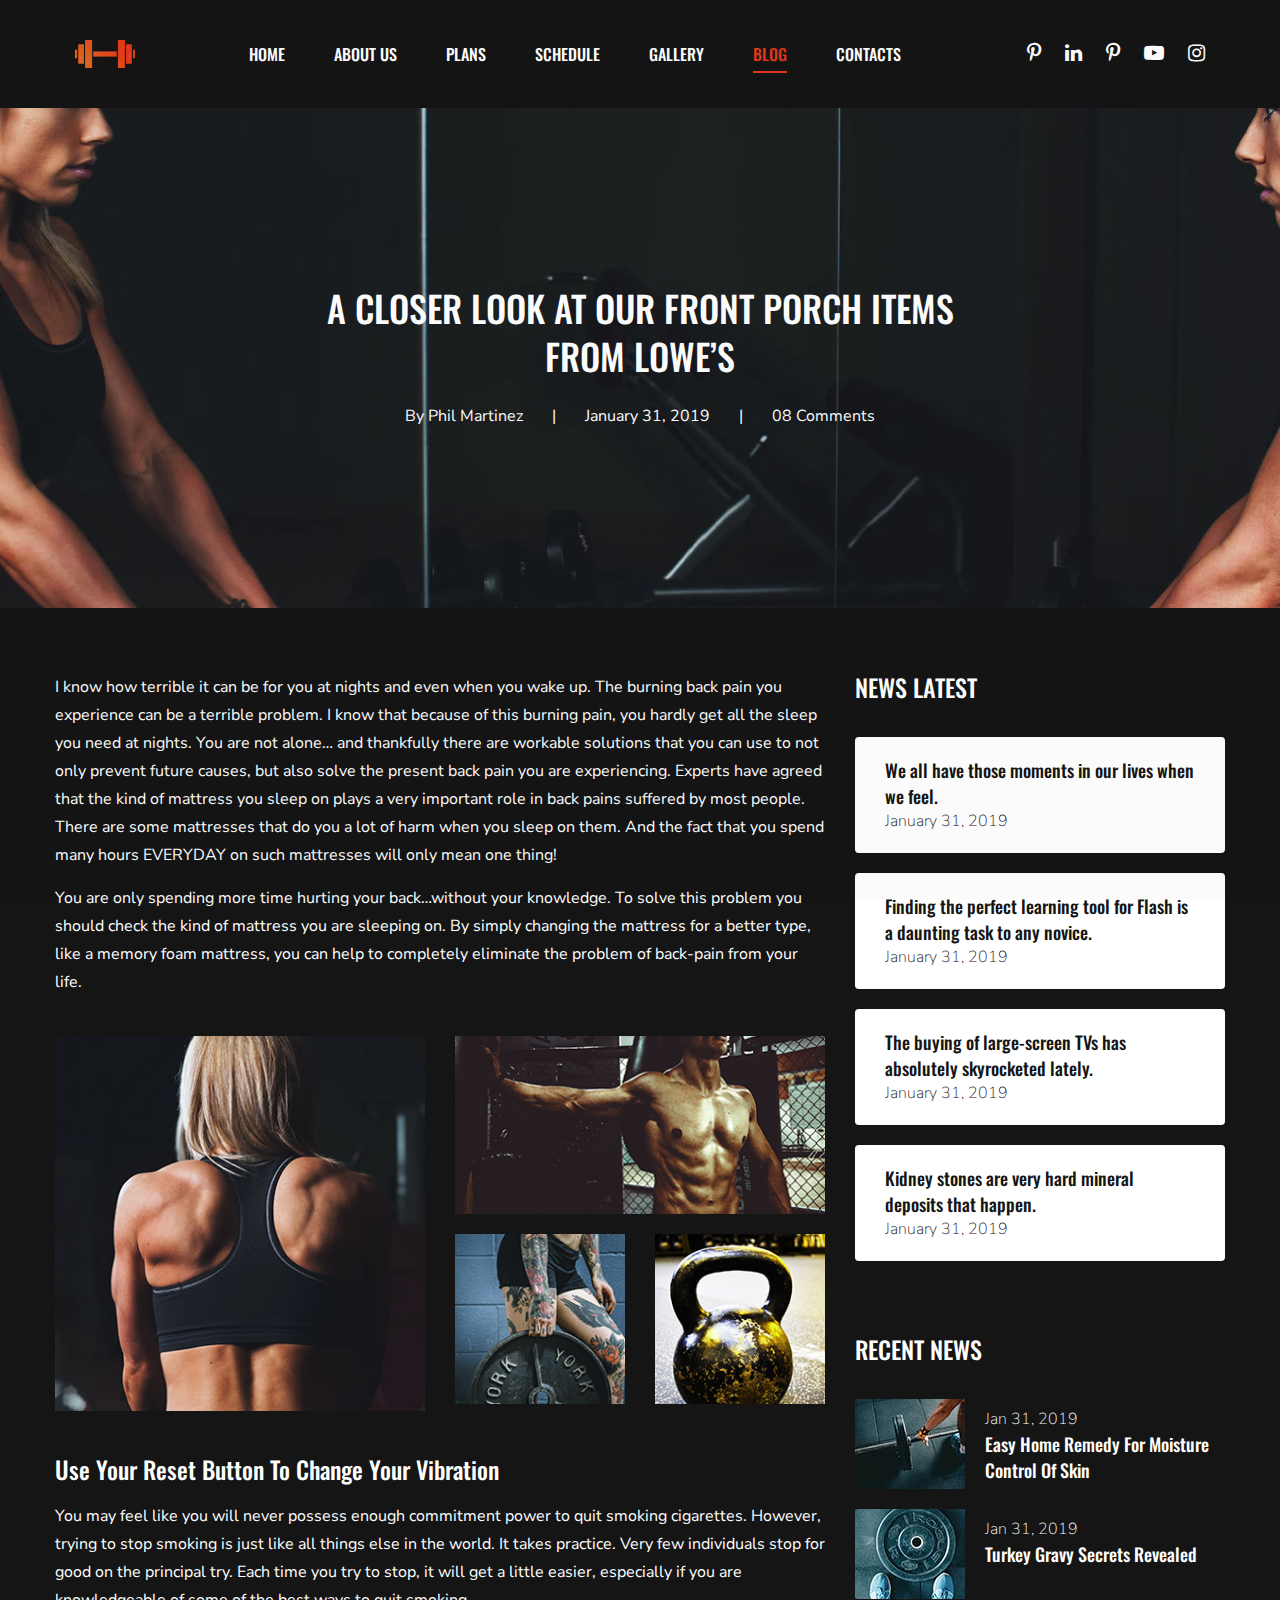
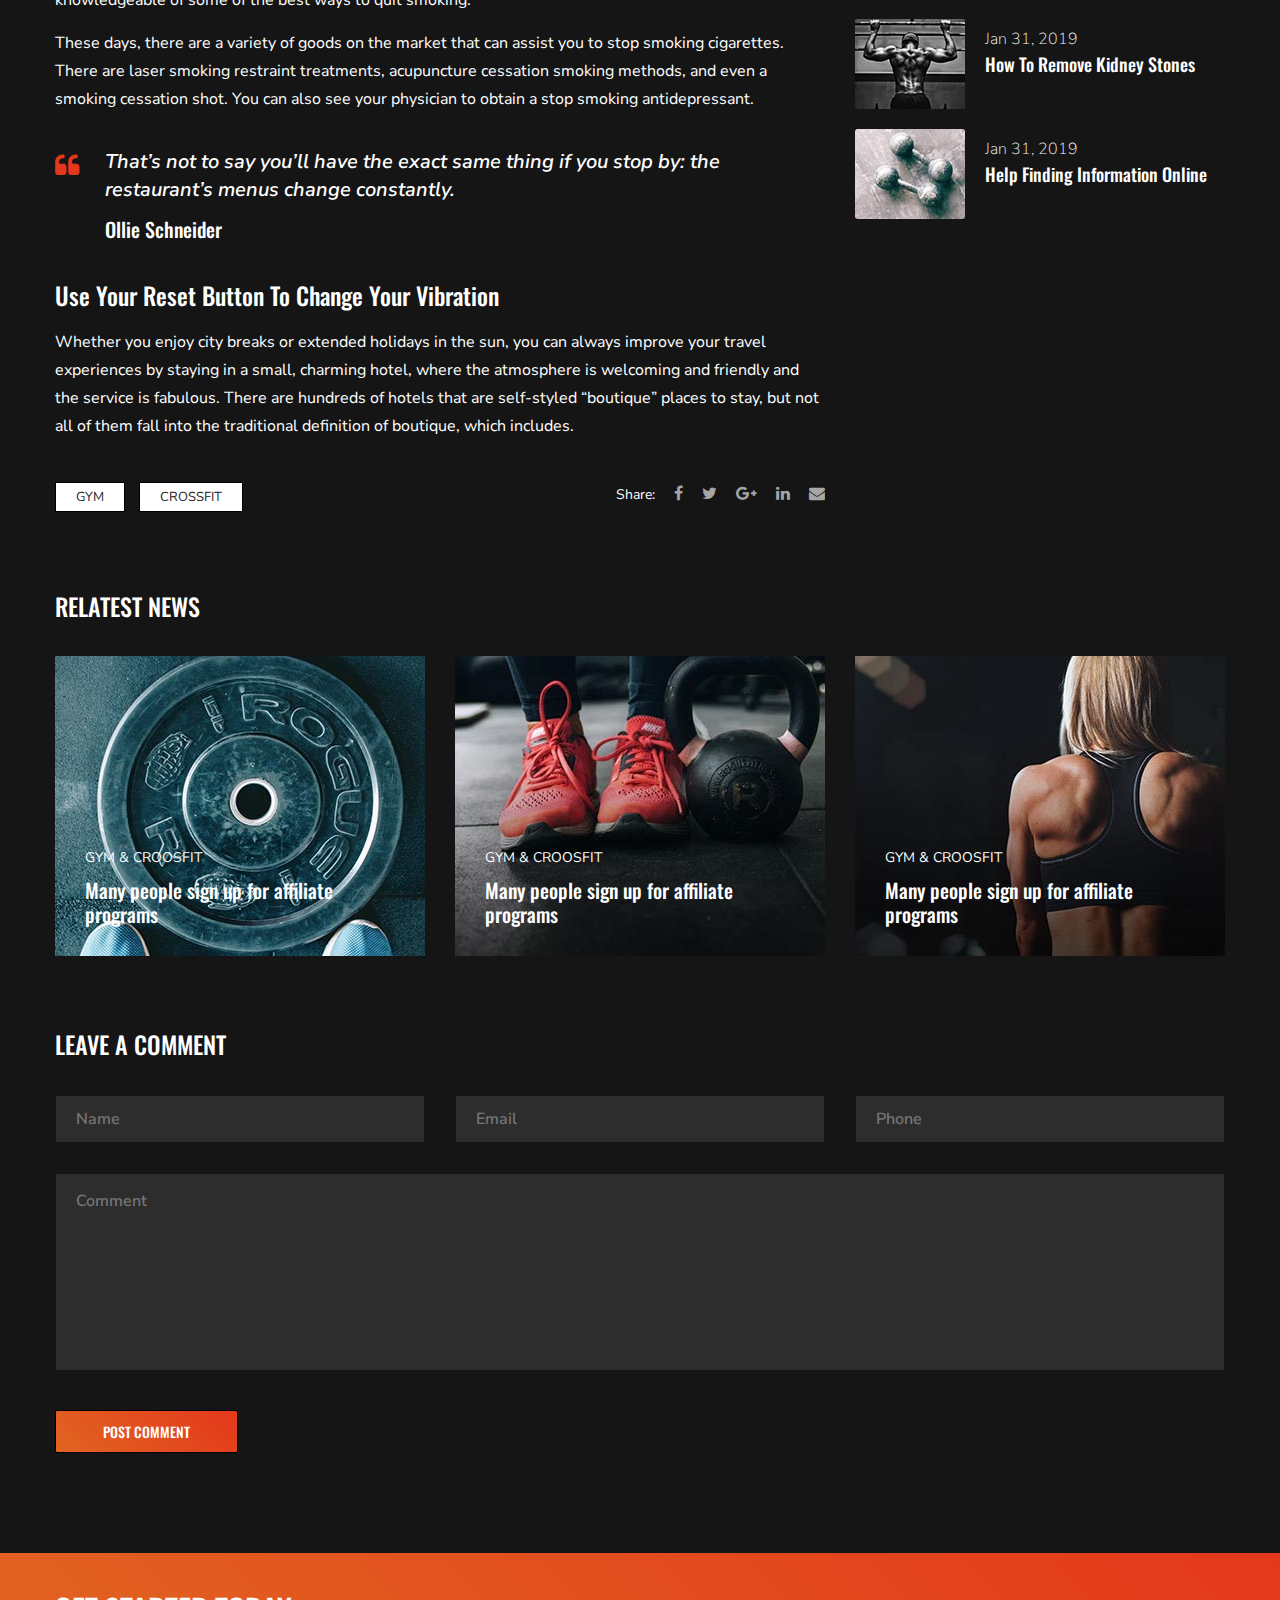
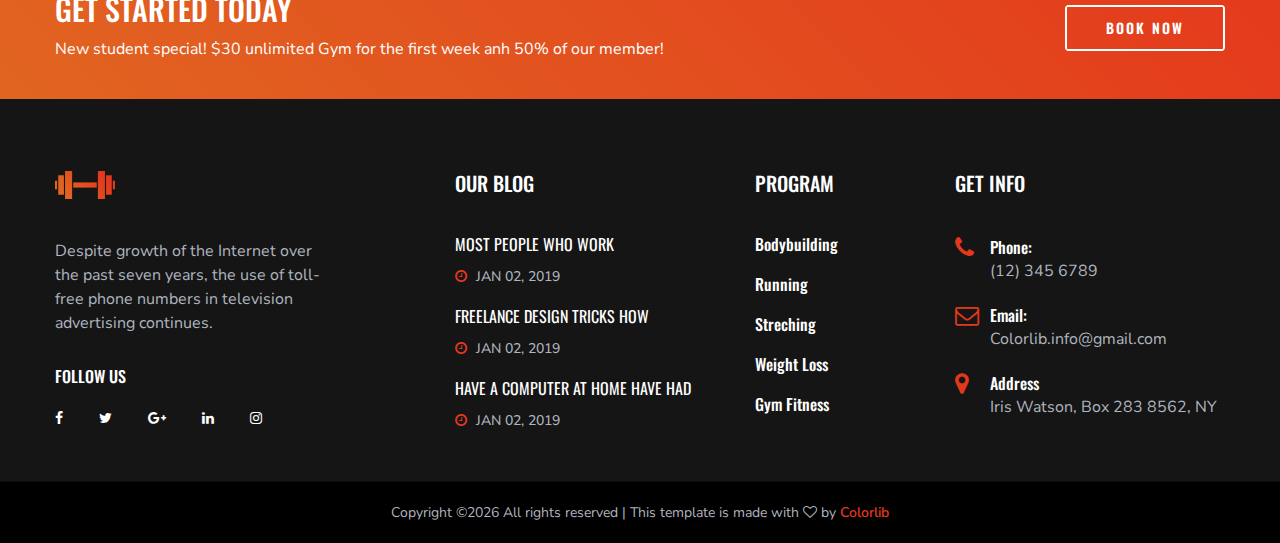
<file: blog-single.html>
<!DOCTYPE html>
<html lang="zxx">

<head>
    <meta charset="UTF-8">
    <meta name="description" content="Activitar Template">
    <meta name="keywords" content="Activitar, unica, creative, html">
    <meta name="viewport" content="width=device-width, initial-scale=1.0">
    <meta http-equiv="X-UA-Compatible" content="ie=edge">
    <title>Activitar | Template</title>

    <!-- Google Font -->
    <link href="https://fonts.googleapis.com/css?family=Nunito+Sans:400,600,700,800,900&display=swap" rel="stylesheet">
    <link href="https://fonts.googleapis.com/css?family=Oswald:300,400,500,600,700&display=swap" rel="stylesheet">

    <!-- Css Styles -->
    <link rel="stylesheet" href="css/bootstrap.min.css" type="text/css">
    <link rel="stylesheet" href="css/font-awesome.min.css" type="text/css">
    <link rel="stylesheet" href="css/elegant-icons.css" type="text/css">
    <link rel="stylesheet" href="css/nice-select.css" type="text/css">
    <link rel="stylesheet" href="css/owl.carousel.min.css" type="text/css">
    <link rel="stylesheet" href="css/magnific-popup.css" type="text/css">
    <link rel="stylesheet" href="css/slicknav.min.css" type="text/css">
    <link rel="stylesheet" href="css/style.css" type="text/css">
</head>

<body>
    <!-- Page Preloder -->
    <div id="preloder">
        <div class="loader"></div>
    </div>

    <!-- Header Section Begin -->
    <header class="header-section header-normal">
        <div class="container-fluid">
            <div class="logo">
                <a href="./index.html">
                    <img src="img/logo.png" alt="">
                </a>
            </div>
            <div class="top-social">
                <a href="#"><i class="fa fa-pinterest-p"></i></a>
                <a href="#"><i class="fa fa-linkedin"></i></a>
                <a href="#"><i class="fa fa-pinterest-p"></i></a>
                <a href="#"><i class="fa fa-youtube-play"></i></a>
                <a href="#"><i class="fa fa-instagram"></i></a>
            </div>
            <div class="container">
                <div class="nav-menu">
                    <nav class="mainmenu mobile-menu">
                        <ul>
                            <li><a href="./index.html">Home</a></li>
                            <li><a href="./about-us.html">About us</a></li>
                            <li><a href="./about-us.html">Plans</a></li>
                            <li><a href="./schedule.html">Schedule</a></li>
                            <li><a href="./gallery.html">Gallery</a></li>
                            <li class="active"><a href="./blog.html">Blog</a>
                                <ul class="dropdown">
                                    <li><a href="./about-us.html">About Us</a></li>
                                    <li><a href="./blog-single.html">Blog Details</a></li>
                                </ul>
                            </li>
                            <li><a href="./contact.html">Contacts</a></li>
                        </ul>
                    </nav>
                </div>
            </div>
            <div id="mobile-menu-wrap"></div>
        </div>
    </header>
    <!-- Header End -->

    <!-- Breadcrumb Section Begin -->
    <section class="blog-single-hero set-bg" data-setbg="img/blog-single-hero.jpg">
        <div class="container">
            <div class="row">
                <div class="col-xl-7 col-lg-7 m-auto text-center">
                    <div class="bs-hero-text">
                        <h2>A Closer Look At Our Front Porch Items From Lowe’s</h2>
                        <ul>
                            <li>By Phil Martinez</li>
                            <li>January 31, 2019</li>
                            <li>08 Comments</li>
                        </ul>
                    </div>
                </div>
            </div>
        </div>
    </section>
    <!-- Breadcrumb End -->

    <!-- Blog Single Section Begin -->
    <section class="blog-single-section spad">
        <div class="container">
            <div class="row">
                <div class="col-lg-8">
                    <div class="blog-single-text">
                        <div class="blog-text">
                            <p>I know how terrible it can be for you at nights and even when you wake up. The burning
                                back pain you experience can be a terrible problem. I know that because of this burning
                                pain, you hardly get all the sleep you need at nights. You are not alone… and thankfully
                                there are workable solutions that you can use to not only prevent future causes, but
                                also solve the present back pain you are experiencing. Experts have agreed that the kind
                                of mattress you sleep on plays a very important role in back pains suffered by most
                                people. There are some mattresses that do you a lot of harm when you sleep on them. And
                                the fact that you spend many hours EVERYDAY on such mattresses will only mean one thing!
                            </p>
                            <p>You are only spending more time hurting your back…without your knowledge. To solve this
                                problem you should check the kind of mattress you are sleeping on. By simply changing
                                the mattress for a better type, like a memory foam mattress, you can help to completely
                                eliminate the problem of back-pain from your life.</p>
                        </div>
                        <div class="blog-pic">
                            <div class="row">
                                <div class="col-lg-6">
                                    <img src="img/blog-single-1.jpg" alt="">
                                </div>
                                <div class="col-lg-6">
                                    <img src="img/blog-single-2.jpg" alt="">
                                    <div class="row">
                                        <div class="col-sm-6">
                                            <img src="img/blog-single-3.jpg" alt="">
                                        </div>
                                        <div class="col-sm-6">
                                            <img src="img/blog-single-4.jpg" alt="">
                                        </div>
                                    </div>
                                </div>
                            </div>
                        </div>
                        <div class="blog-title">
                            <h4>Use Your Reset Button To Change Your Vibration</h4>
                            <p>You may feel like you will never possess enough commitment power to quit smoking
                                cigarettes. However, trying to stop smoking is just like all things else in the world.
                                It takes practice. Very few individuals stop for good on the principal try. Each time
                                you try to stop, it will get a little easier, especially if you are knowledgeable of
                                some of the best ways to quit smoking.</p>
                            <p>These days, there are a variety of goods on the market that can assist you to stop
                                smoking cigarettes. There are laser smoking restraint treatments, acupuncture cessation
                                smoking methods, and even a smoking cessation shot. You can also see your physician to
                                obtain a stop smoking antidepressant. </p>
                        </div>
                        <div class="blog-quote">
                            <i class="fa fa-quote-left"></i>
                            <div class="quote-text">That’s not to say you’ll have the exact same thing if you stop by:
                                the restaurant’s menus change constantly.
                            </div>
                            <h5>Ollie Schneider</h5>
                        </div>
                        <div class="blog-more-title">
                            <h4>Use Your Reset Button To Change Your Vibration</h4>
                            <p>Whether you enjoy city breaks or extended holidays in the sun, you can always improve
                                your travel experiences by staying in a small, charming hotel, where the atmosphere is
                                welcoming and friendly and the service is fabulous. There are hundreds of hotels that
                                are self-styled “boutique” places to stay, but not all of them fall into the traditional
                                definition of boutique, which includes.</p>
                        </div>
                        <div class="blog-tag-share">
                            <div class="tags">
                                <a href="#">Gym</a>
                                <a href="#">Crossfit</a>
                            </div>
                            <div class="social-share">
                                <span>Share:</span>
                                <a href="#"><i class="fa fa-facebook"></i></a>
                                <a href="#"><i class="fa fa-twitter"></i></a>
                                <a href="#"><i class="fa fa-google-plus"></i></a>
                                <a href="#"><i class="fa fa-linkedin"></i></a>
                                <a href="#"><i class="fa fa-envelope"></i></a>
                            </div>
                        </div>
                    </div>
                </div>
                <div class="col-lg-4">
                    <div class="blog-single-sidebar">
                        <div class="bs-latest-news">
                            <h4>News Latest</h4>
                            <a href="#" class="bl-item set-bg" data-setbg="img/sidebar-latest.jpg">
                                <h5>We all have those moments in our lives when we feel.</h5>
                                <span>January 31, 2019</span>
                            </a>
                            <a href="#" class="bl-item set-bg" data-setbg="img/sidebar-latest.jpg">
                                <h5>Finding the perfect learning tool for Flash is a daunting task to any novice.</h5>
                                <span>January 31, 2019</span>
                            </a>
                            <a href="#" class="bl-item set-bg" data-setbg="img/sidebar-latest.jpg">
                                <h5>The buying of large-screen TVs has absolutely skyrocketed lately. </h5>
                                <span>January 31, 2019</span>
                            </a>
                            <a href="#" class="bl-item set-bg" data-setbg="img/sidebar-latest.jpg">
                                <h5>Kidney stones are very hard mineral deposits that happen.</h5>
                                <span>January 31, 2019</span>
                            </a>
                        </div>
                        <div class="bs-recent-news">
                            <h4>Recent News</h4>
                            <a href="#" class="br-item">
                                <div class="bi-pic">
                                    <img src="img/br-recent-1.jpg" alt="">
                                </div>
                                <div class="bi-text">
                                    <span>Jan 31, 2019</span>
                                    <h5>Easy Home Remedy For Moisture Control Of Skin</h5>
                                </div>
                            </a>
                            <a href="#" class="br-item">
                                <div class="bi-pic">
                                    <img src="img/br-recent-2.jpg" alt="">
                                </div>
                                <div class="bi-text">
                                    <span>Jan 31, 2019</span>
                                    <h5>Turkey Gravy Secrets Revealed</h5>
                                </div>
                            </a>
                            <a href="#" class="br-item">
                                <div class="bi-pic">
                                    <img src="img/br-recent-3.jpg" alt="">
                                </div>
                                <div class="bi-text">
                                    <span>Jan 31, 2019</span>
                                    <h5>How To Remove Kidney Stones</h5>
                                </div>
                            </a>
                            <a href="#" class="br-item">
                                <div class="bi-pic">
                                    <img src="img/br-recent-4.jpg" alt="">
                                </div>
                                <div class="bi-text">
                                    <span>Jan 31, 2019</span>
                                    <h5>Help Finding Information Online</h5>
                                </div>
                            </a>
                        </div>
                    </div>
                </div>
            </div>
            <div class="row">
                <div class="col-lg-12">
                    <div class="recent-news">
                        <h4>Relatest News</h4>
                        <div class="row">
                            <div class="col-lg-4">
                                <div class="recent-item set-bg" data-setbg="img/recent-1.jpg">
                                    <a href="#" class="recent-text">
                                        <div class="categories">Gym & Croosfit</div>
                                        <h5>Many people sign up for affiliate programs</h5>
                                    </a>
                                </div>
                            </div>
                            <div class="col-lg-4">
                                <div class="recent-item set-bg" data-setbg="img/recent-2.jpg">
                                    <a href="#" class="recent-text">
                                        <div class="categories">Gym & Croosfit</div>
                                        <h5>Many people sign up for affiliate programs</h5>
                                    </a>
                                </div>
                            </div>
                            <div class="col-lg-4">
                                <div class="recent-item set-bg" data-setbg="img/recent-3.jpg">
                                    <a href="#" class="recent-text">
                                        <div class="categories">Gym & Croosfit</div>
                                        <h5>Many people sign up for affiliate programs</h5>
                                    </a>
                                </div>
                            </div>
                        </div>
                    </div>
                    <div class="leave-comment-form">
                        <h4>Leave A Comment</h4>
                        <form action="#">
                            <div class="row">
                                <div class="col-lg-4">
                                    <input type="text" placeholder="Name">
                                </div>
                                <div class="col-lg-4">
                                    <input type="text" placeholder="Email">
                                </div>
                                <div class="col-lg-4">
                                    <input type="text" placeholder="Phone">
                                </div>
                                <div class="col-lg-12">
                                    <textarea placeholder="Comment"></textarea>
                                    <button type="submit" class="leave-btn">Post Comment</button>
                                </div>
                            </div>
                        </form>
                    </div>
                </div>
            </div>
        </div>
    </section>
    <!-- Blog Single Section End -->

    <!-- Cta Section Begin -->
    <section class="cta-section">
        <div class="container">
            <div class="row">
                <div class="col-lg-12">
                    <div class="cta-text">
                        <h3>GeT Started Today</h3>
                        <p>New student special! $30 unlimited Gym for the first week anh 50% of our member!</p>
                    </div>
                    <a href="#" class="primary-btn cta-btn">book now</a>
                </div>
            </div>
        </div>
    </section>
    <!-- Cta Section End -->

    <!-- Footer Section Begin -->
    <footer class="footer-section">
        <div class="container">
            <div class="row">
                <div class="col-lg-3">
                    <div class="footer-logo-item">
                        <div class="f-logo">
                            <a href="#"><img src="img/logo.png" alt=""></a>
                        </div>
                        <p>Despite growth of the Internet over the past seven years, the use of toll-free phone numbers
                            in television advertising continues.</p>
                        <div class="social-links">
                            <h6>Follow us</h6>
                            <a href="#"><i class="fa fa-facebook"></i></a>
                            <a href="#"><i class="fa fa-twitter"></i></a>
                            <a href="#"><i class="fa fa-google-plus"></i></a>
                            <a href="#"><i class="fa fa-linkedin"></i></a>
                            <a href="#"><i class="fa fa-instagram"></i></a>
                        </div>
                    </div>
                </div>
                <div class="col-lg-3 offset-lg-1">
                    <div class="footer-widget">
                        <h5>Our Blog</h5>
                        <div class="footer-blog">
                            <a href="#" class="fb-item">
                                <h6>Most people who work</h6>
                                <span class="blog-time"><i class="fa fa-clock-o"></i> Jan 02, 2019</span>
                            </a>
                            <a href="#" class="fb-item">
                                <h6>Freelance Design Tricks How </h6>
                                <span class="blog-time"><i class="fa fa-clock-o"></i> Jan 02, 2019</span>
                            </a>
                            <a href="#" class="fb-item">
                                <h6>have a computer at home have had </h6>
                                <span class="blog-time"><i class="fa fa-clock-o"></i> Jan 02, 2019</span>
                            </a>
                        </div>
                    </div>
                </div>
                <div class="col-lg-2">
                    <div class="footer-widget">
                        <h5>Program</h5>
                        <ul class="workout-program">
                            <li><a href="#">Bodybuilding</a></li>
                            <li><a href="#">Running</a></li>
                            <li><a href="#">Streching</a></li>
                            <li><a href="#">Weight Loss</a></li>
                            <li><a href="#">Gym Fitness</a></li>
                        </ul>
                    </div>
                </div>
                <div class="col-lg-3">
                    <div class="footer-widget">
                        <h5>Get Info</h5>
                        <ul class="footer-info">
                            <li>
                                <i class="fa fa-phone"></i>
                                <span>Phone:</span>
                                (12) 345 6789
                            </li>
                            <li>
                                <i class="fa fa-envelope-o"></i>
                                <span>Email:</span>
                                Colorlib.info@gmail.com
                            </li>
                            <li>
                                <i class="fa fa-map-marker"></i>
                                <span>Address</span>
                                Iris Watson, Box 283 8562, NY
                            </li>
                        </ul>
                    </div>
                </div>
            </div>
        </div>
        <div class="copyright-text">
            <div class="container">
                <div class="row">
                    <div class="col-lg-12 text-center">
                        <div class="ct-inside"><!-- Link back to Colorlib can't be removed. Template is licensed under CC BY 3.0. -->
Copyright &copy;<script>document.write(new Date().getFullYear());</script> All rights reserved | This template is made with <i class="fa fa-heart-o" aria-hidden="true"></i> by <a href="https://colorlib.com" target="_blank">Colorlib</a>
<!-- Link back to Colorlib can't be removed. Template is licensed under CC BY 3.0. --></div>
                    </div>
                </div>
            </div>
        </div>
    </footer>
    <!-- Footer Section End -->

    <!-- Js Plugins -->
    <script src="js/jquery-3.3.1.min.js"></script>
    <script src="js/bootstrap.min.js"></script>
    <script src="js/jquery.magnific-popup.min.js"></script>
    <script src="js/mixitup.min.js"></script>
    <script src="js/jquery.nice-select.min.js"></script>
    <script src="js/jquery.slicknav.js"></script>
    <script src="js/owl.carousel.min.js"></script>
    <script src="js/masonry.pkgd.min.js"></script>
    <script src="js/main.js"></script>
</body>

</html>
</file>
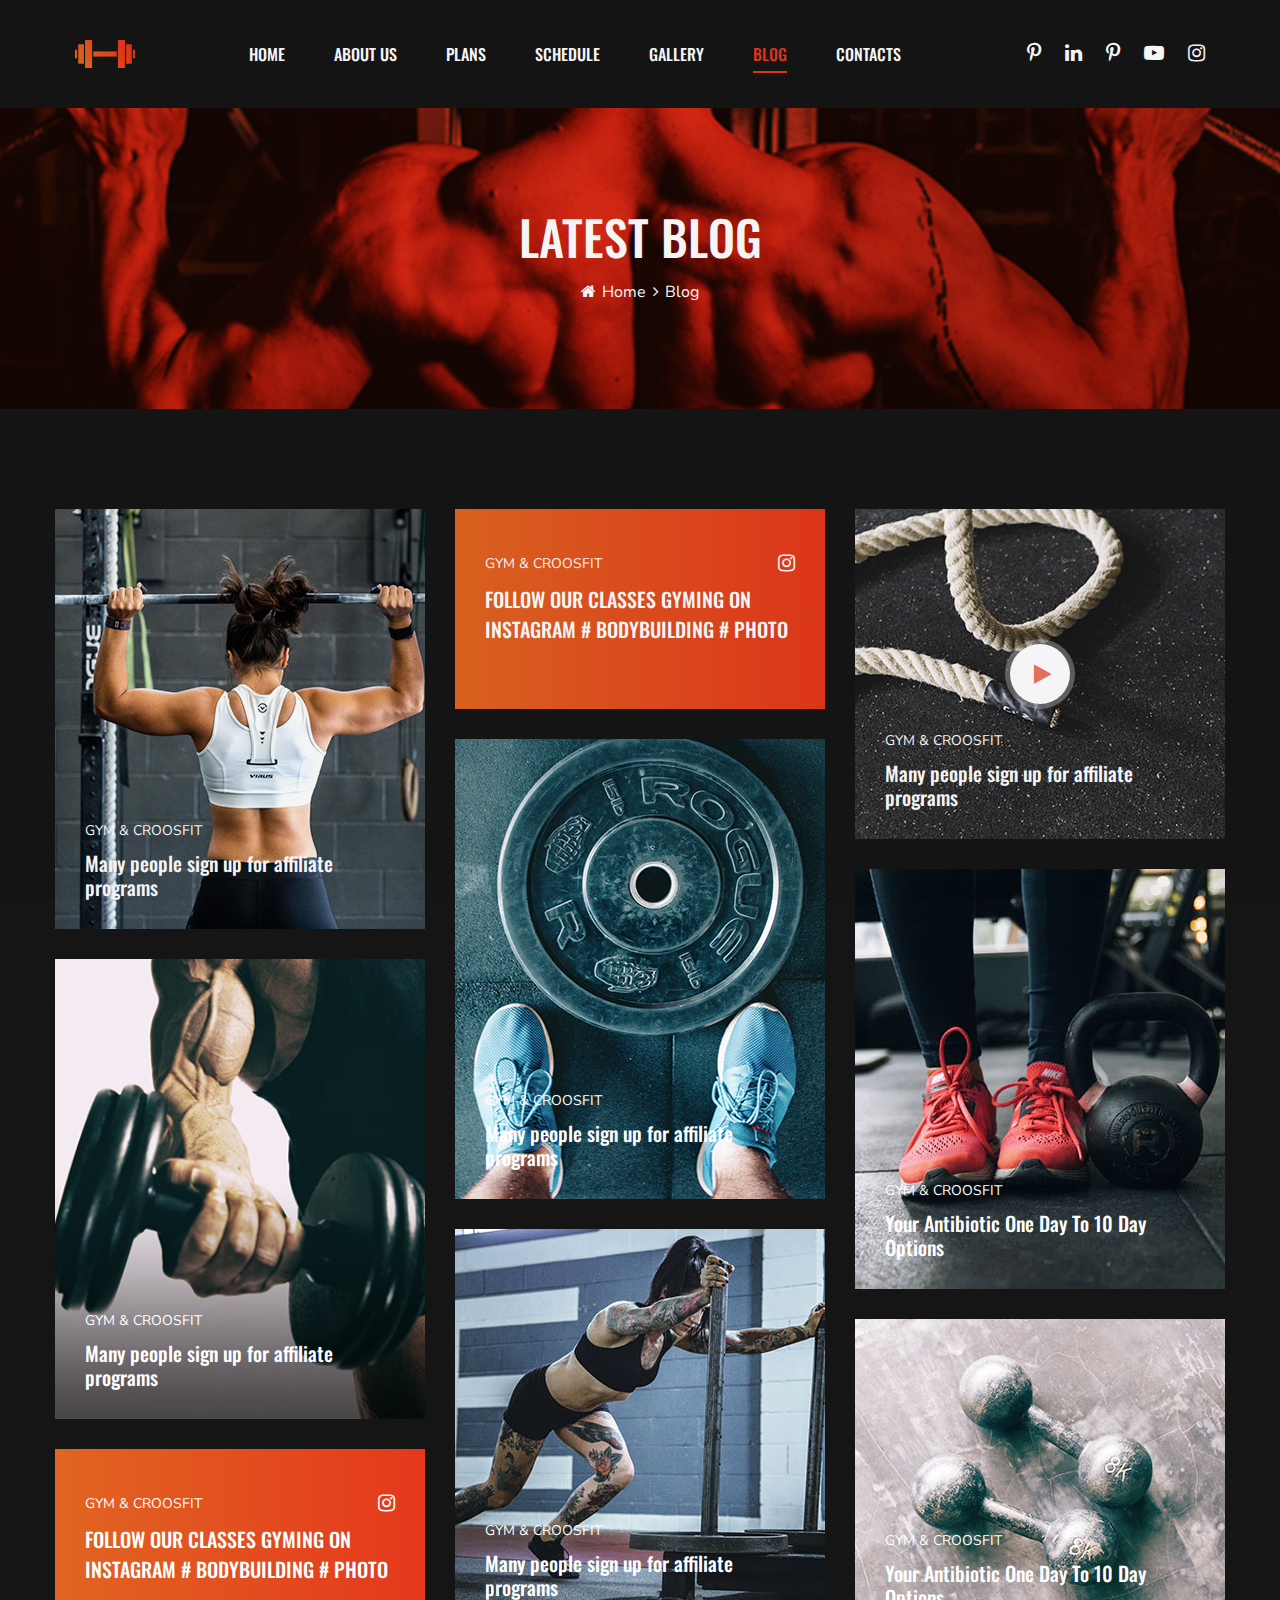
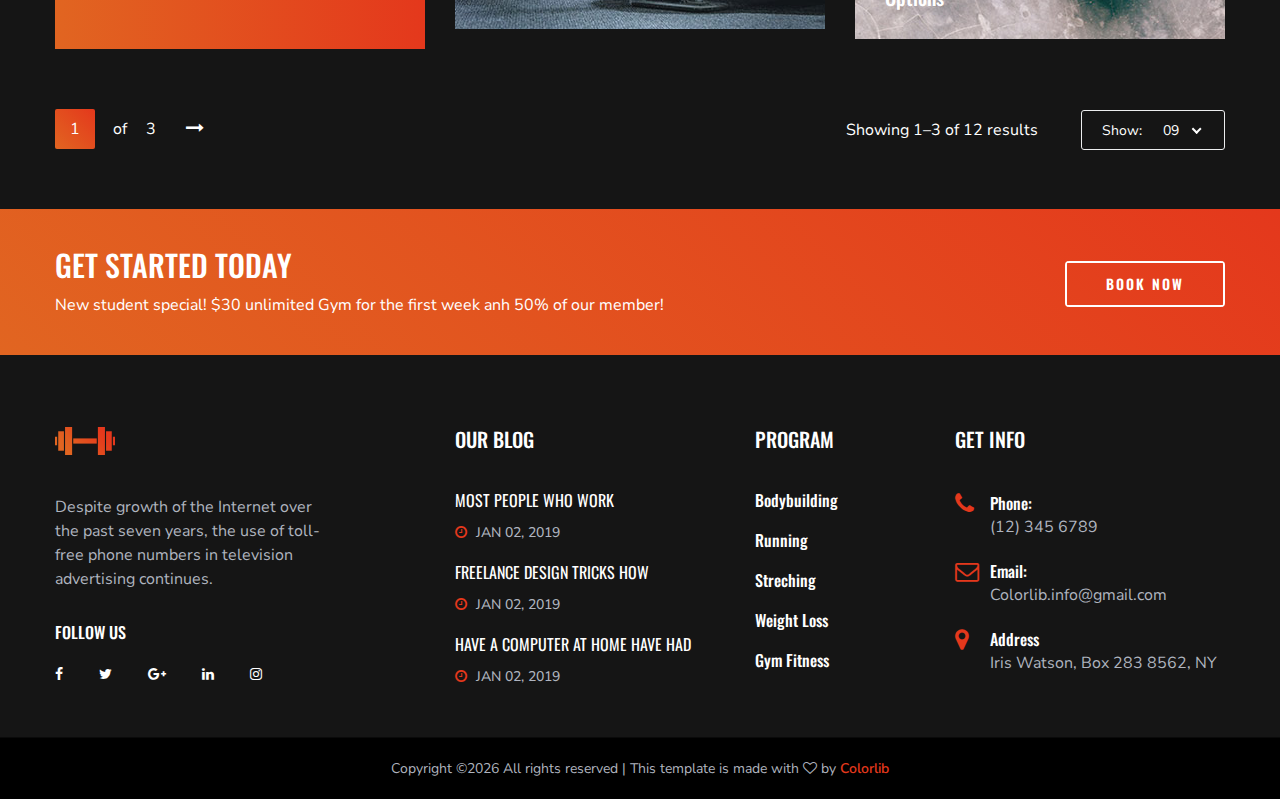
<file: blog.html>
<!DOCTYPE html>
<html lang="zxx">

<head>
    <meta charset="UTF-8">
    <meta name="description" content="Activitar Template">
    <meta name="keywords" content="Activitar, unica, creative, html">
    <meta name="viewport" content="width=device-width, initial-scale=1.0">
    <meta http-equiv="X-UA-Compatible" content="ie=edge">
    <title>Activitar | Template</title>

    <!-- Google Font -->
    <link href="https://fonts.googleapis.com/css?family=Nunito+Sans:400,600,700,800,900&display=swap" rel="stylesheet">
    <link href="https://fonts.googleapis.com/css?family=Oswald:300,400,500,600,700&display=swap" rel="stylesheet">

    <!-- Css Styles -->
    <link rel="stylesheet" href="css/bootstrap.min.css" type="text/css">
    <link rel="stylesheet" href="css/font-awesome.min.css" type="text/css">
    <link rel="stylesheet" href="css/elegant-icons.css" type="text/css">
    <link rel="stylesheet" href="css/nice-select.css" type="text/css">
    <link rel="stylesheet" href="css/owl.carousel.min.css" type="text/css">
    <link rel="stylesheet" href="css/magnific-popup.css" type="text/css">
    <link rel="stylesheet" href="css/slicknav.min.css" type="text/css">
    <link rel="stylesheet" href="css/style.css" type="text/css">
</head>

<body>
    <!-- Page Preloder -->
    <div id="preloder">
        <div class="loader"></div>
    </div>

    <!-- Header Section Begin -->
    <header class="header-section header-normal">
        <div class="container-fluid">
            <div class="logo">
                <a href="./index.html">
                    <img src="img/logo.png" alt="">
                </a>
            </div>
            <div class="top-social">
                <a href="#"><i class="fa fa-pinterest-p"></i></a>
                <a href="#"><i class="fa fa-linkedin"></i></a>
                <a href="#"><i class="fa fa-pinterest-p"></i></a>
                <a href="#"><i class="fa fa-youtube-play"></i></a>
                <a href="#"><i class="fa fa-instagram"></i></a>
            </div>
            <div class="container">
                <div class="nav-menu">
                    <nav class="mainmenu mobile-menu">
                        <ul>
                            <li><a href="./index.html">Home</a></li>
                            <li><a href="./about-us.html">About us</a></li>
                            <li><a href="./about-us.html">Plans</a></li>
                            <li><a href="./schedule.html">Schedule</a></li>
                            <li><a href="./gallery.html">Gallery</a></li>
                            <li class="active"><a href="./blog.html">Blog</a>
                                <ul class="dropdown">
                                    <li><a href="./about-us.html">About Us</a></li>
                                    <li><a href="./blog-single.html">Blog Details</a></li>
                                </ul>
                            </li>
                            <li><a href="./contact.html">Contacts</a></li>
                        </ul>
                    </nav>
                </div>
            </div>
            <div id="mobile-menu-wrap"></div>
        </div>
    </header>
    <!-- Header End -->

    <!-- Breadcrumb Section Begin -->
    <section class="breadcrumb-section set-bg spad" data-setbg="img/about-bread.jpg">
        <div class="container">
            <div class="row">
                <div class="col-lg-12">
                    <div class="breadcrumb-text">
                        <h2>Latest Blog</h2>
                        <div class="breadcrumb-controls">
                            <a href="#"><i class="fa fa-home"></i> Home</a>
                            <span>Blog</span>
                        </div>
                    </div>
                </div>
            </div>
        </div>
    </section>
    <!-- Breadcrumb End -->

    <!-- Blog Section Begin -->
        <section class="blog-section blog-page spad">
        <div class="container">
            <div class="row blog-gird">
                <div class="grid-sizer"></div>
                <div class="col-lg-4 col-md-6 grid-item">
                    <div class="blog-item large-item set-bg" data-setbg="img/blog/blog-1.jpg">
                        <a href="blog-single.html" class="blog-text">
                            <div class="categories">Gym & Croosfit</div>
                            <h5>Many people sign up for affiliate programs</h5>
                        </a>
                    </div>
                </div>
                <div class="col-lg-4 col-md-6 grid-item">
                    <div class="blog-item instagram-item">
                        <a href="#" class="instagram-text">
                            <div class="categories">Gym & Croosfit <i class="fa fa-instagram"></i></div>
                            <h5>Follow Our Classes Gyming on Instagram # BodyBuilding # photo</h5>
                        </a>
                    </div>
                </div>
                <div class="col-lg-4 col-md-6 grid-item">
                    <div class="blog-item sm-item set-bg" data-setbg="img/blog/blog-page-3.jpg">
                        <a href="blog-single.html" class="blog-text">
                            <div class="categories">Gym & Croosfit</div>
                            <h5>Many people sign up for affiliate programs</h5>
                        </a>
                        <div class="play-btn">
                            <a href="https://www.youtube.com/watch?v=X_9VoqR5ojM" class="play-in-btn video-popup">
                                <i class="fa fa-play"></i>
                            </a>
                        </div>
                    </div>
                </div>
                <div class="col-lg-4 col-md-6 grid-item">
                    <div class="blog-item large-item xls-large set-bg" data-setbg="img/blog/blog-3.jpg">
                        <a href="blog-single.html" class="blog-text">
                            <div class="categories">Gym & Croosfit</div>
                            <h5>Many people sign up for affiliate programs</h5>
                        </a>
                    </div>
                </div>
                <div class="col-lg-4 col-md-6 grid-item">
                    <div class="blog-item large-item set-bg" data-setbg="img/blog/blog-page-4.jpg">
                        <a href="blog-single.html" class="blog-text">
                            <div class="categories">Gym & Croosfit</div>
                            <h5>Your Antibiotic One Day To 10 Day Options</h5>
                        </a>
                    </div>
                </div>
                <div class="col-lg-4 col-md-6 grid-item">
                    <div class="blog-item large-item xls-large set-bg" data-setbg="img/blog/blog-page-1.jpg">
                        <a href="blog-single.html" class="blog-text">
                            <div class="categories">Gym & Croosfit</div>
                            <h5>Many people sign up for affiliate programs</h5>
                        </a>
                    </div>
                </div>
                <div class="col-lg-4 col-md-6 grid-item">
                    <div class="blog-item large-item m-item set-bg" data-setbg="img/blog/blog-page-2.jpg">
                        <a href="blog-single.html" class="blog-text">
                            <div class="categories">Gym & Croosfit</div>
                            <h5>Many people sign up for affiliate programs</h5>
                        </a>
                    </div>
                </div>
                
                <div class="col-lg-4 col-md-6 grid-item">
                    <div class="blog-item sms-item set-bg" data-setbg="img/blog/blog-page-5.jpg">
                        <a href="blog-single.html" class="blog-text">
                            <div class="categories">Gym & Croosfit</div>
                            <h5>Your Antibiotic One Day To 10 Day Options</h5>
                        </a>
                    </div>
                </div>
                <div class="col-lg-4 col-md-6 grid-item">
                    <div class="blog-item instagram-item">
                        <a href="#" class="instagram-text">
                            <div class="categories">Gym & Croosfit <i class="fa fa-instagram"></i></div>
                            <h5>Follow Our Classes Gyming on Instagram # BodyBuilding # photo</h5>
                        </a>
                    </div>
                </div>
            </div>
            <div class="blog-option">
                <div class="blog-pagination">
                    <a href="#" class="active">1</a>
                    of
                    <a href="#">3</a>
                    <a href="#"><i class="fa fa-long-arrow-right"></i></a>
                </div>
                <div class="blog-option-right">
                    <div class="blog-result">Showing 1–3 of 12 results</div>
                    <div class="show-result">
                        <p>Show:</p>
                        <select class="show-result-select">
                            <option value="">09</option>
                            <option value="">19</option>
                            <option value="">29</option>
                        </select>
                    </div>
                </div>
            </div>
        </div>
    </section>
    <!-- Blog Section End -->

    <!-- Cta Section Begin -->
    <section class="cta-section">
        <div class="container">
            <div class="row">
                <div class="col-lg-12">
                    <div class="cta-text">
                        <h3>GeT Started Today</h3>
                        <p>New student special! $30 unlimited Gym for the first week anh 50% of our member!</p>
                    </div>
                    <a href="#" class="primary-btn cta-btn">book now</a>
                </div>
            </div>
        </div>
    </section>
    <!-- Cta Section End -->

    <!-- Footer Section Begin -->
    <footer class="footer-section">
        <div class="container">
            <div class="row">
                <div class="col-lg-3">
                    <div class="footer-logo-item">
                        <div class="f-logo">
                            <a href="#"><img src="img/logo.png" alt=""></a>
                        </div>
                        <p>Despite growth of the Internet over the past seven years, the use of toll-free phone numbers
                            in television advertising continues.</p>
                        <div class="social-links">
                            <h6>Follow us</h6>
                            <a href="#"><i class="fa fa-facebook"></i></a>
                            <a href="#"><i class="fa fa-twitter"></i></a>
                            <a href="#"><i class="fa fa-google-plus"></i></a>
                            <a href="#"><i class="fa fa-linkedin"></i></a>
                            <a href="#"><i class="fa fa-instagram"></i></a>
                        </div>
                    </div>
                </div>
                <div class="col-lg-3 offset-lg-1">
                    <div class="footer-widget">
                        <h5>Our Blog</h5>
                        <div class="footer-blog">
                            <a href="#" class="fb-item">
                                <h6>Most people who work</h6>
                                <span class="blog-time"><i class="fa fa-clock-o"></i> Jan 02, 2019</span>
                            </a>
                            <a href="#" class="fb-item">
                                <h6>Freelance Design Tricks How </h6>
                                <span class="blog-time"><i class="fa fa-clock-o"></i> Jan 02, 2019</span>
                            </a>
                            <a href="#" class="fb-item">
                                <h6>have a computer at home have had </h6>
                                <span class="blog-time"><i class="fa fa-clock-o"></i> Jan 02, 2019</span>
                            </a>
                        </div>
                    </div>
                </div>
                <div class="col-lg-2">
                    <div class="footer-widget">
                        <h5>Program</h5>
                        <ul class="workout-program">
                            <li><a href="#">Bodybuilding</a></li>
                            <li><a href="#">Running</a></li>
                            <li><a href="#">Streching</a></li>
                            <li><a href="#">Weight Loss</a></li>
                            <li><a href="#">Gym Fitness</a></li>
                        </ul>
                    </div>
                </div>
                <div class="col-lg-3">
                    <div class="footer-widget">
                        <h5>Get Info</h5>
                        <ul class="footer-info">
                            <li>
                                <i class="fa fa-phone"></i>
                                <span>Phone:</span>
                                (12) 345 6789
                            </li>
                            <li>
                                <i class="fa fa-envelope-o"></i>
                                <span>Email:</span>
                                Colorlib.info@gmail.com
                            </li>
                            <li>
                                <i class="fa fa-map-marker"></i>
                                <span>Address</span>
                                Iris Watson, Box 283 8562, NY
                            </li>
                        </ul>
                    </div>
                </div>
            </div>
        </div>
        <div class="copyright-text">
            <div class="container">
                <div class="row">
                    <div class="col-lg-12 text-center">
                        <div class="ct-inside"><!-- Link back to Colorlib can't be removed. Template is licensed under CC BY 3.0. -->
Copyright &copy;<script>document.write(new Date().getFullYear());</script> All rights reserved | This template is made with <i class="fa fa-heart-o" aria-hidden="true"></i> by <a href="https://colorlib.com" target="_blank">Colorlib</a>
<!-- Link back to Colorlib can't be removed. Template is licensed under CC BY 3.0. --> </div>
                    </div>
                </div>
            </div>
        </div>
    </footer>
    <!-- Footer Section End -->

    <!-- Js Plugins -->
    <script src="js/jquery-3.3.1.min.js"></script>
    <script src="js/bootstrap.min.js"></script>
    <script src="js/jquery.magnific-popup.min.js"></script>
    <script src="js/mixitup.min.js"></script>
    <script src="js/jquery.nice-select.min.js"></script>
    <script src="js/jquery.slicknav.js"></script>
    <script src="js/owl.carousel.min.js"></script>
    <script src="js/masonry.pkgd.min.js"></script>
    <script src="js/main.js"></script>
</body>

</html>
</file>
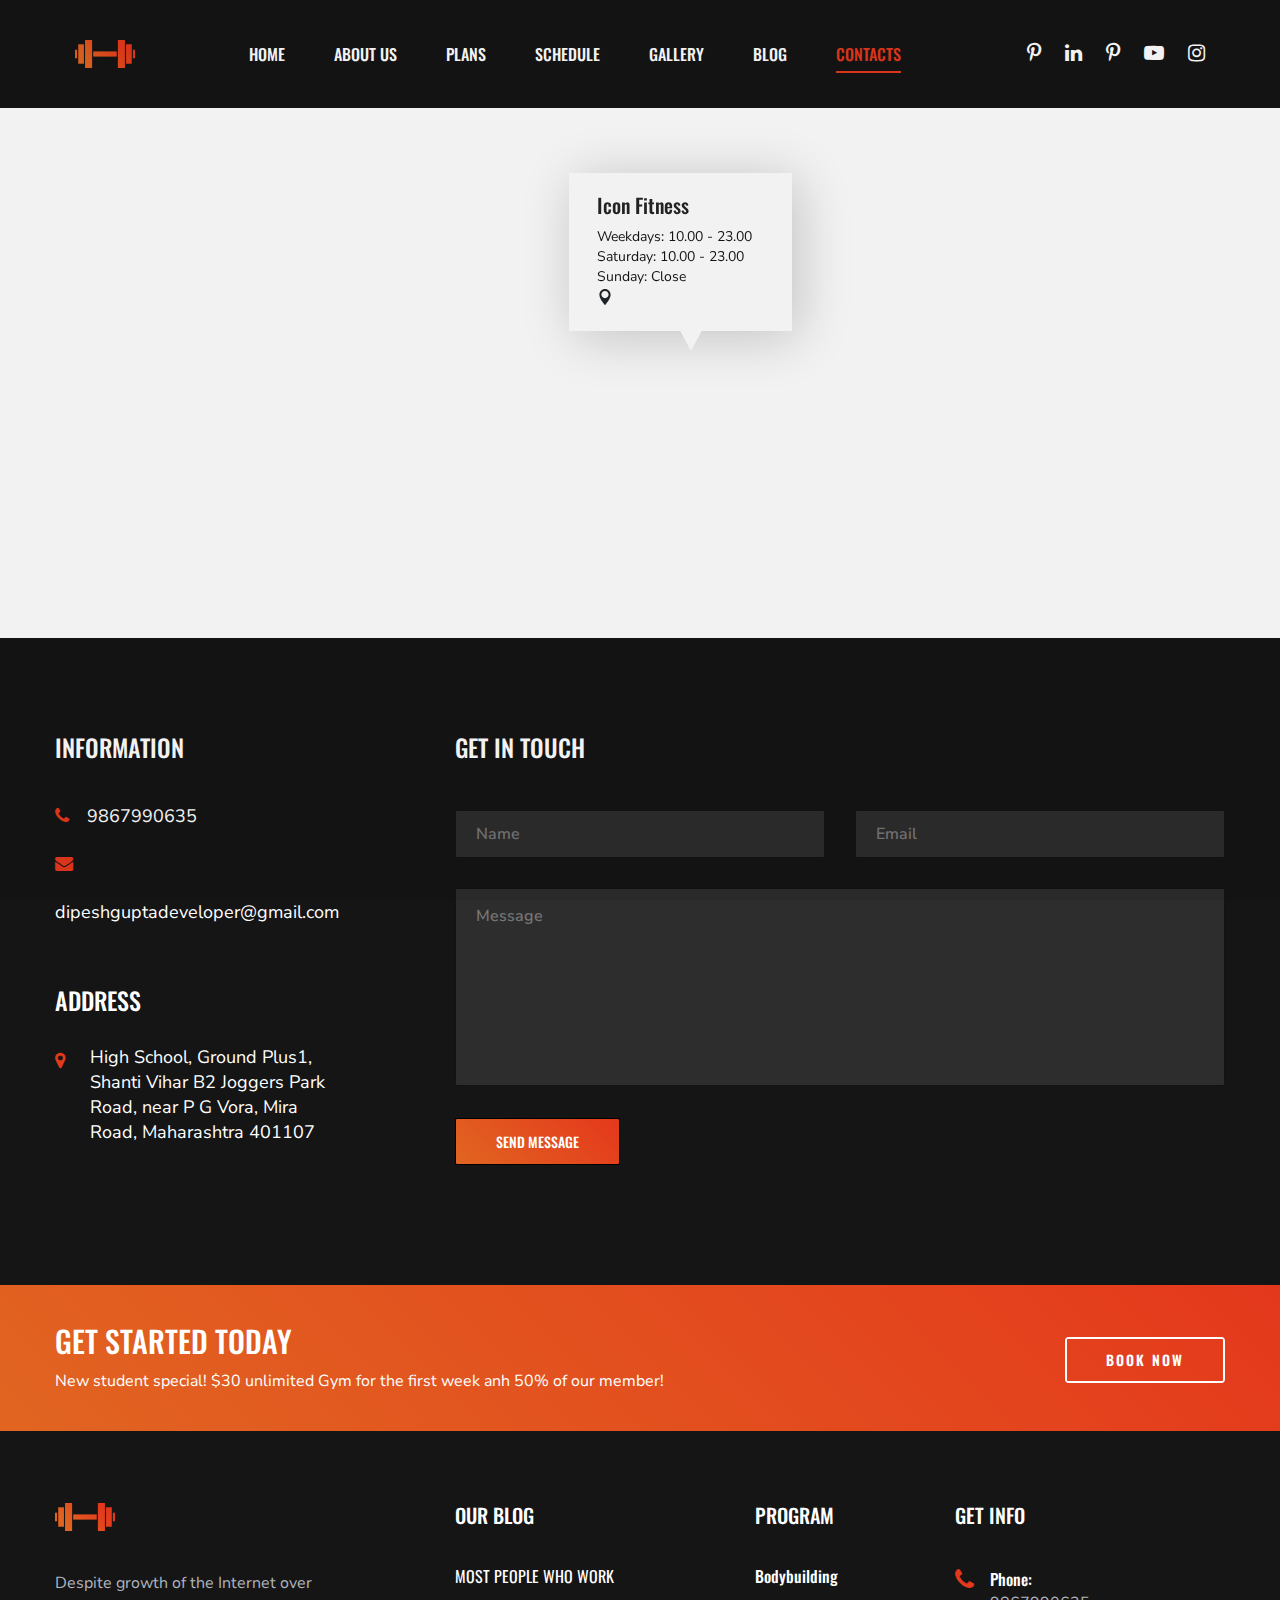
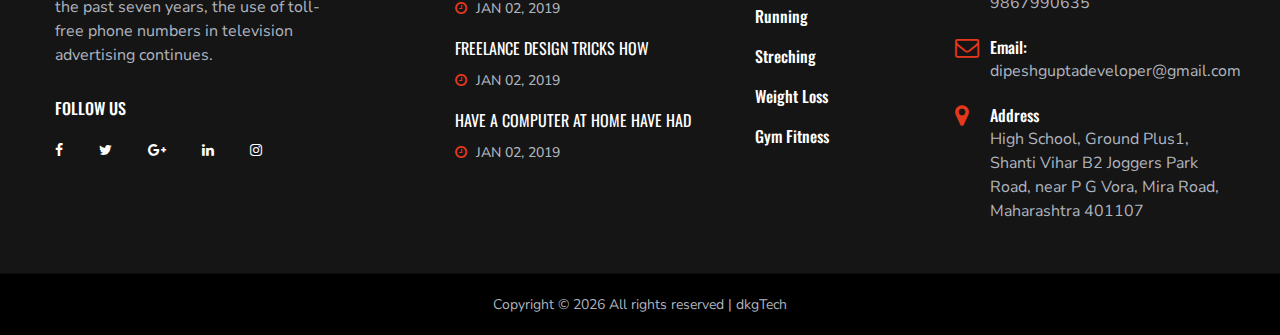
<file: contact.html>
<!DOCTYPE html>
<html lang="zxx">
  <head>
    <meta charset="UTF-8" />
    <meta name="description" content="Activitar Template" />
    <meta name="keywords" content="Activitar, unica, creative, html" />
    <meta name="viewport" content="width=device-width, initial-scale=1.0" />
    <meta http-equiv="X-UA-Compatible" content="ie=edge" />
    <title>Activitar | Template</title>

    <!-- Google Font -->
    <link
      href="https://fonts.googleapis.com/css?family=Nunito+Sans:400,600,700,800,900&display=swap"
      rel="stylesheet"
    />
    <link
      href="https://fonts.googleapis.com/css?family=Oswald:300,400,500,600,700&display=swap"
      rel="stylesheet"
    />

    <!-- Css Styles -->
    <link rel="stylesheet" href="css/bootstrap.min.css" type="text/css" />
    <link rel="stylesheet" href="css/font-awesome.min.css" type="text/css" />
    <link rel="stylesheet" href="css/elegant-icons.css" type="text/css" />
    <link rel="stylesheet" href="css/nice-select.css" type="text/css" />
    <link rel="stylesheet" href="css/owl.carousel.min.css" type="text/css" />
    <link rel="stylesheet" href="css/magnific-popup.css" type="text/css" />
    <link rel="stylesheet" href="css/slicknav.min.css" type="text/css" />
    <link rel="stylesheet" href="css/style.css" type="text/css" />
  </head>

  <body>
    <!-- Page Preloder -->
    <div id="preloder">
      <div class="loader"></div>
    </div>

    <!-- Header Section Begin -->
    <header class="header-section header-normal">
      <div class="container-fluid">
        <div class="logo">
          <a href="./index.html">
            <img src="img/logo.png" alt="" />
          </a>
        </div>
        <div class="top-social">
          <a href="#"><i class="fa fa-pinterest-p"></i></a>
          <a href="#"><i class="fa fa-linkedin"></i></a>
          <a href="#"><i class="fa fa-pinterest-p"></i></a>
          <a href="#"><i class="fa fa-youtube-play"></i></a>
          <a href="#"><i class="fa fa-instagram"></i></a>
        </div>
        <div class="container">
          <div class="nav-menu">
            <nav class="mainmenu mobile-menu">
              <ul>
                <li><a href="./index.html">Home</a></li>
                <li><a href="./about-us.html">About us</a></li>
                <li><a href="./about-us.html">Plans</a></li>
                <li><a href="./schedule.html">Schedule</a></li>
                <li><a href="./gallery.html">Gallery</a></li>
                <li>
                  <a href="./blog.html">Blog</a>
                  <ul class="dropdown">
                    <li><a href="./about-us.html">About Us</a></li>
                    <li><a href="./blog-single.html">Blog Details</a></li>
                  </ul>
                </li>
                <li class="active"><a href="./contact.html">Contacts</a></li>
              </ul>
            </nav>
          </div>
        </div>
        <div id="mobile-menu-wrap"></div>
      </div>
    </header>
    <!-- Header End -->

    <!-- Map Section Begin -->
    <div class="contact-map">
      <iframe
        src="https://www.google.com/maps/embed?pb=!1m14!1m8!1m3!1d15064.513358999835!2d72.8568461!3d19.2767843!3m2!1i1024!2i768!4f13.1!3m3!1m2!1s0x0%3A0xc5b4efe9cf4a016d!2sIcon%20Fitness!5e0!3m2!1sen!2sin!4v1635054127167!5m2!1sen!2sin"
        height="530"
        style="border: 0"
        allowfullscreen=""
      ></iframe>
      <div class="map-hover">
        <h5>Icon Fitness</h5>
        <ul>
          <li>Weekdays: 10.00 - 23.00</li>
          <li>Saturday: 10.00 - 23.00</li>
          <li>Sunday: Close</li>
        </ul>
        <i class="icon_pin"></i>
      </div>
    </div>
    <!-- Map Section End -->

    <!-- Contact Section Begin -->
    <section class="contact-section spad">
      <div class="container">
        <div class="row">
          <div class="col-lg-3">
            <div class="contact-info">
              <h4>Information</h4>
              <ul>
                <li><i class="fa fa-phone"></i>9867990635</li>
                <li><i class="fa fa-envelope"></i>dipeshguptadeveloper@gmail.com</li>
              </ul>
            </div>
            <div class="contact-address">
              <h4>Address</h4>
              <ul>
                <li>
                  <i class="fa fa-map-marker"></i> High School, Ground Plus1,
                  Shanti Vihar B2 Joggers Park Road, near P G Vora, Mira Road,
                  Maharashtra 401107
                </li>
              </ul>
            </div>
          </div>
          <div class="col-lg-8 offset-lg-1">
            <div class="contact-form">
              <h4>Get in touch</h4>
              <form action="#">
                <div class="row">
                  <div class="col-lg-6">
                    <input type="text" placeholder="Name" />
                  </div>
                  <div class="col-lg-6">
                    <input type="text" placeholder="Email" />
                  </div>
                  <div class="col-lg-12">
                    <textarea placeholder="Message"></textarea>
                    <button type="submit" class="c-btn">Send Message</button>
                  </div>
                </div>
              </form>
            </div>
          </div>
        </div>
      </div>
    </section>
    <!-- Contact Section End -->

    <!-- Cta Section Begin -->
    <section class="cta-section">
      <div class="container">
        <div class="row">
          <div class="col-lg-12">
            <div class="cta-text">
              <h3>GeT Started Today</h3>
              <p>
                New student special! $30 unlimited Gym for the first week anh
                50% of our member!
              </p>
            </div>
            <a href="#" class="primary-btn cta-btn">book now</a>
          </div>
        </div>
      </div>
    </section>
    <!-- Cta Section End -->

    <!-- Footer Section Begin -->
    <footer class="footer-section">
      <div class="container">
        <div class="row">
          <div class="col-lg-3">
            <div class="footer-logo-item">
              <div class="f-logo">
                <a href="#"><img src="img/logo.png" alt="" /></a>
              </div>
              <p>
                Despite growth of the Internet over the past seven years, the
                use of toll-free phone numbers in television advertising
                continues.
              </p>
              <div class="social-links">
                <h6>Follow us</h6>
                <a href="#"><i class="fa fa-facebook"></i></a>
                <a href="#"><i class="fa fa-twitter"></i></a>
                <a href="#"><i class="fa fa-google-plus"></i></a>
                <a href="#"><i class="fa fa-linkedin"></i></a>
                <a href="#"><i class="fa fa-instagram"></i></a>
              </div>
            </div>
          </div>
          <div class="col-lg-3 offset-lg-1">
            <div class="footer-widget">
              <h5>Our Blog</h5>
              <div class="footer-blog">
                <a href="#" class="fb-item">
                  <h6>Most people who work</h6>
                  <span class="blog-time"
                    ><i class="fa fa-clock-o"></i> Jan 02, 2019</span
                  >
                </a>
                <a href="#" class="fb-item">
                  <h6>Freelance Design Tricks How</h6>
                  <span class="blog-time"
                    ><i class="fa fa-clock-o"></i> Jan 02, 2019</span
                  >
                </a>
                <a href="#" class="fb-item">
                  <h6>have a computer at home have had</h6>
                  <span class="blog-time"
                    ><i class="fa fa-clock-o"></i> Jan 02, 2019</span
                  >
                </a>
              </div>
            </div>
          </div>
          <div class="col-lg-2">
            <div class="footer-widget">
              <h5>Program</h5>
              <ul class="workout-program">
                <li><a href="#">Bodybuilding</a></li>
                <li><a href="#">Running</a></li>
                <li><a href="#">Streching</a></li>
                <li><a href="#">Weight Loss</a></li>
                <li><a href="#">Gym Fitness</a></li>
              </ul>
            </div>
          </div>
          <div class="col-lg-3">
            <div class="footer-widget">
              <h5>Get Info</h5>
              <ul class="footer-info">
                <li>
                  <i class="fa fa-phone"></i>
                  <span>Phone:</span>
                  9867990635
                </li>
                <li>
                  <i class="fa fa-envelope-o"></i>
                  <span>Email:</span>
                  dipeshguptadeveloper@gmail.com
                </li>
                <li>
                  <i class="fa fa-map-marker"></i>
                  <span>Address</span>
                  High School, Ground Plus1, Shanti Vihar B2 Joggers Park Road,
                  near P G Vora, Mira Road, Maharashtra 401107
                </li>
              </ul>
            </div>
          </div>
        </div>
      </div>
      <div class="copyright-text">
        <div class="container">
          <div class="row">
            <div class="col-lg-12 text-center">
              <div class="ct-inside">
                Copyright &copy;
                <script>
                  document.write(new Date().getFullYear());
                </script>
                All rights reserved | dkgTech
              </div>
            </div>
          </div>
        </div>
      </div>
    </footer>
    <!-- Footer Section End -->

    <!-- Js Plugins -->
    <script src="js/jquery-3.3.1.min.js"></script>
    <script src="js/bootstrap.min.js"></script>
    <script src="js/jquery.magnific-popup.min.js"></script>
    <script src="js/mixitup.min.js"></script>
    <script src="js/jquery.nice-select.min.js"></script>
    <script src="js/jquery.slicknav.js"></script>
    <script src="js/owl.carousel.min.js"></script>
    <script src="js/masonry.pkgd.min.js"></script>
    <script src="js/main.js"></script>
  </body>
</html>
</file>
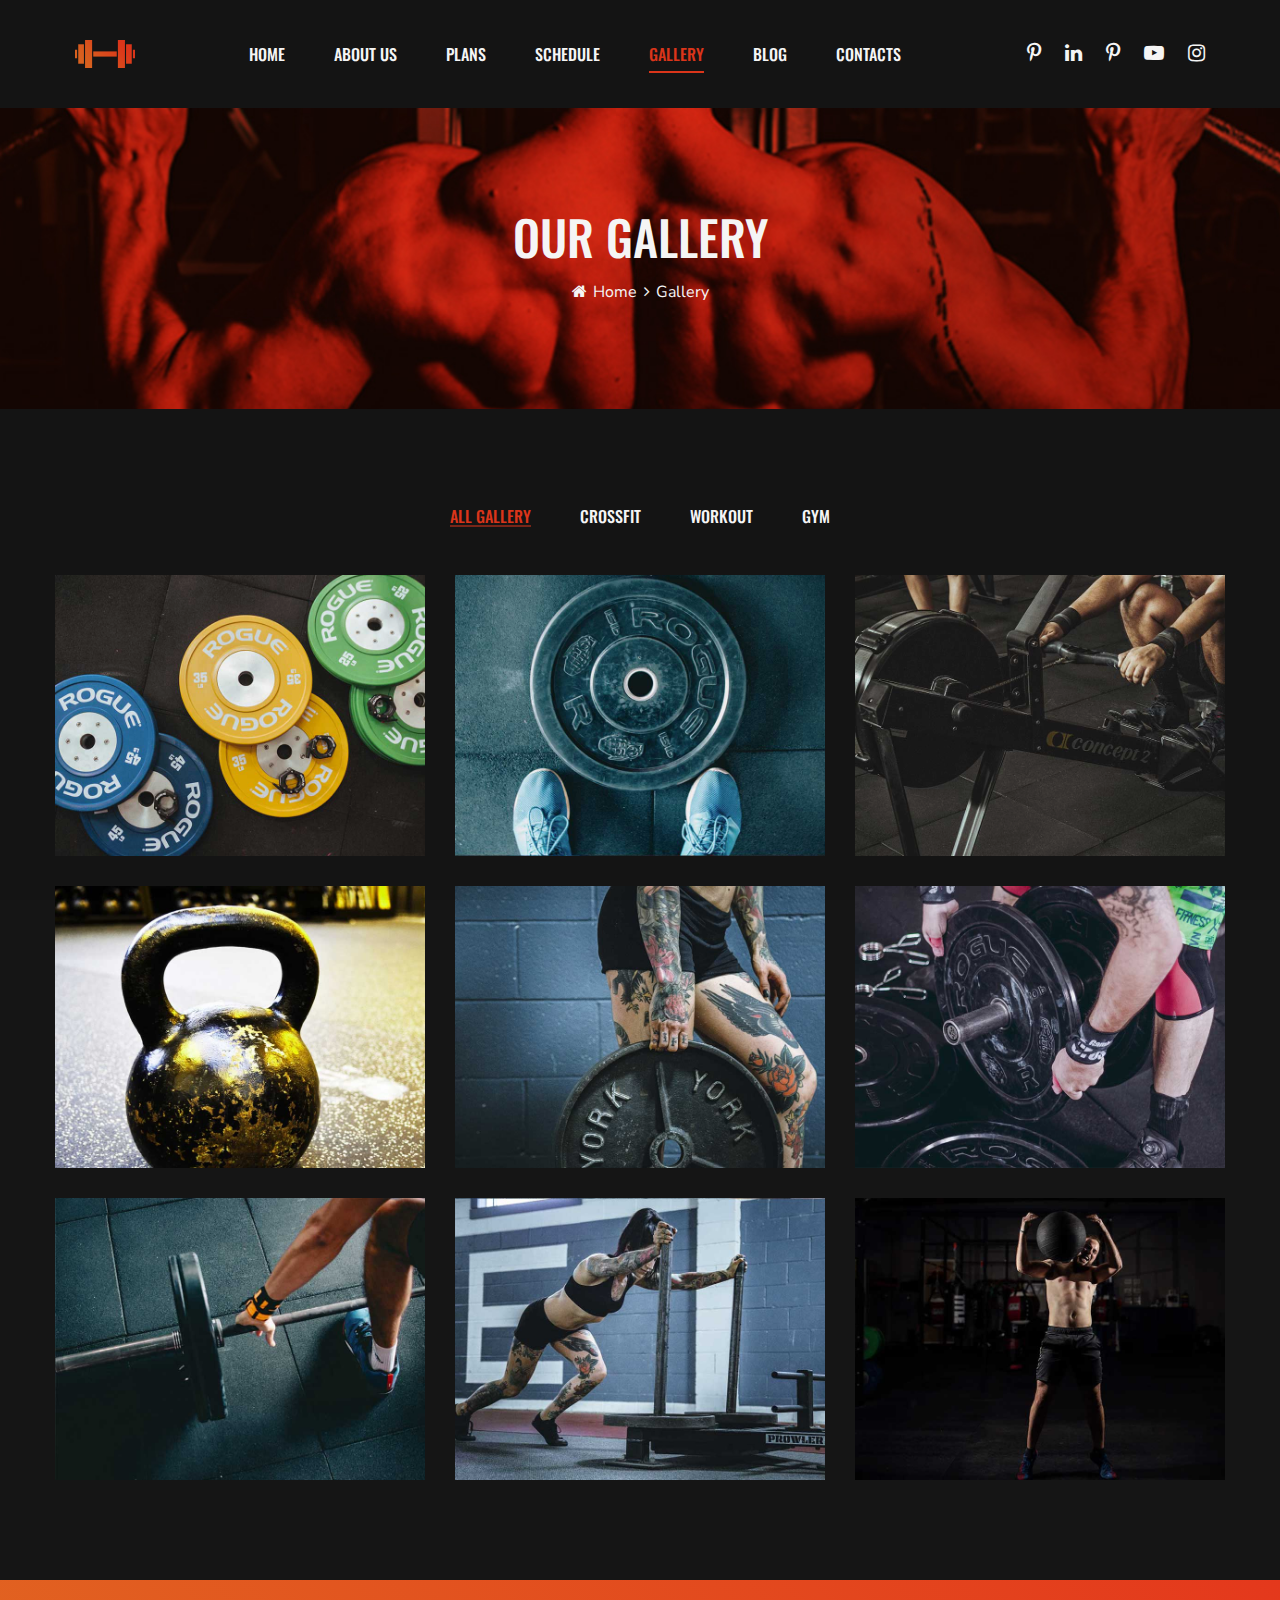
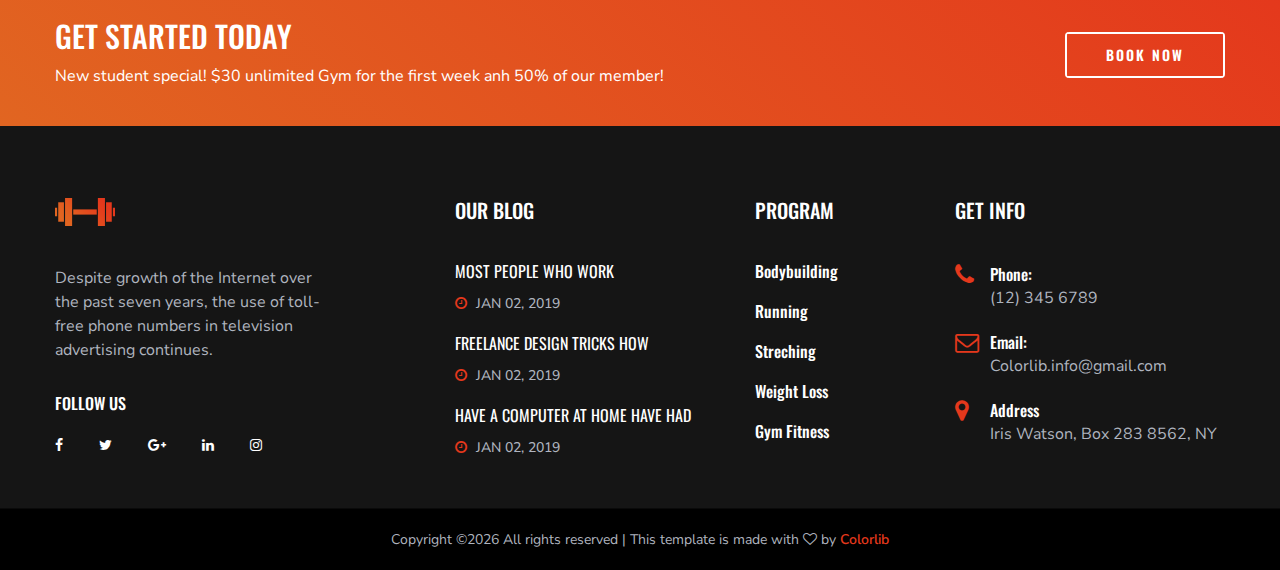
<file: gallery.html>
<!DOCTYPE html>
<html lang="zxx">

<head>
    <meta charset="UTF-8">
    <meta name="description" content="Activitar Template">
    <meta name="keywords" content="Activitar, unica, creative, html">
    <meta name="viewport" content="width=device-width, initial-scale=1.0">
    <meta http-equiv="X-UA-Compatible" content="ie=edge">
    <title>Activitar | Template</title>

    <!-- Google Font -->
    <link href="https://fonts.googleapis.com/css?family=Nunito+Sans:400,600,700,800,900&display=swap" rel="stylesheet">
    <link href="https://fonts.googleapis.com/css?family=Oswald:300,400,500,600,700&display=swap" rel="stylesheet">

    <!-- Css Styles -->
    <link rel="stylesheet" href="css/bootstrap.min.css" type="text/css">
    <link rel="stylesheet" href="css/font-awesome.min.css" type="text/css">
    <link rel="stylesheet" href="css/elegant-icons.css" type="text/css">
    <link rel="stylesheet" href="css/nice-select.css" type="text/css">
    <link rel="stylesheet" href="css/owl.carousel.min.css" type="text/css">
    <link rel="stylesheet" href="css/magnific-popup.css" type="text/css">
    <link rel="stylesheet" href="css/slicknav.min.css" type="text/css">
    <link rel="stylesheet" href="css/style.css" type="text/css">
</head>

<body>
    <!-- Page Preloder -->
    <div id="preloder">
        <div class="loader"></div>
    </div>

    <!-- Header Section Begin -->
    <header class="header-section header-normal">
        <div class="container-fluid">
            <div class="logo">
                <a href="./index.html">
                    <img src="img/logo.png" alt="">
                </a>
            </div>
            <div class="top-social">
                <a href="#"><i class="fa fa-pinterest-p"></i></a>
                <a href="#"><i class="fa fa-linkedin"></i></a>
                <a href="#"><i class="fa fa-pinterest-p"></i></a>
                <a href="#"><i class="fa fa-youtube-play"></i></a>
                <a href="#"><i class="fa fa-instagram"></i></a>
            </div>
            <div class="container">
                <div class="nav-menu">
                    <nav class="mainmenu mobile-menu">
                        <ul>
                            <li><a href="./index.html">Home</a></li>
                            <li><a href="./about-us.html">About us</a></li>
                            <li><a href="./about-us.html">Plans</a></li>
                            <li><a href="./schedule.html">Schedule</a></li>
                            <li class="active"><a href="./gallery.html">Gallery</a></li>
                            <li><a href="./blog.html">Blog</a>
                                <ul class="dropdown">
                                    <li><a href="./about-us.html">About Us</a></li>
                                    <li><a href="./blog-single.html">Blog Details</a></li>
                                </ul>
                            </li>
                            <li><a href="./contact.html">Contacts</a></li>
                        </ul>
                    </nav>
                </div>
            </div>
            <div id="mobile-menu-wrap"></div>
        </div>
    </header>
    <!-- Header End -->

    <!-- Breadcrumb Section Begin -->
    <section class="breadcrumb-section set-bg spad" data-setbg="img/about-bread.jpg">
        <div class="container">
            <div class="row">
                <div class="col-lg-12">
                    <div class="breadcrumb-text">
                        <h2>Our Gallery</h2>
                        <div class="breadcrumb-controls">
                            <a href="#"><i class="fa fa-home"></i> Home</a>
                            <span>Gallery</span>
                        </div>
                    </div>
                </div>
            </div>
        </div>
    </section>
    <!-- Breadcrumb End -->

    <!-- Gallery Section Begin -->
    <section class="gallery-section spad">
        <div class="container">
            <div class="row">
                <div class="col-lg-12">
                    <div class="gallery-controls">
                        <ul>
                            <li class="active" data-filter="*">All GALLERY</li>
                            <li data-filter=".crossfit">Crossfit</li>
                            <li data-filter=".workout">Workout</li>
                            <li data-filter=".gym">GYM</li>
                        </ul>
                    </div>
                </div>
            </div>
            <div class="row gallery-filter">
                <div class="col-lg-4 col-sm-6 mix crossfit workout">
                    <div class="gallery-item">
                        <img src="img/gallery/gallery-1.jpg"" alt="">
                        <div class="gi-hover-warp">
                            <div class="gi-hover">
                                <a href="img/gallery/gallery-1.jpg" class="image-popup"><i class="fa fa-search-plus"></i></a>
                                <a href="#"><i class="fa fa-chain"></i></a>
                                <h6>Time to Try a Bodyweight Workout <span>Run, Walk, Swimming</span></h6>
                            </div>
                        </div>
                    </div>
                </div>
                <div class="col-lg-4 col-sm-6 mix workout gym">
                    <div class="gallery-item">
                        <img src="img/gallery/gallery-2.jpg"" alt="">
                        <div class="gi-hover-warp">
                            <div class="gi-hover">
                                <a href="img/gallery/gallery-2.jpg" class="image-popup"><i class="fa fa-search-plus"></i></a>
                                <a href="#"><i class="fa fa-chain"></i></a>
                                <h6>Time to Try a Bodyweight Workout <span>Run, Walk, Swimming</span></h6>
                            </div>
                        </div>
                    </div>
                </div>
                <div class="col-lg-4 col-sm-6 mix workout">
                    <div class="gallery-item">
                        <img src="img/gallery/gallery-3.jpg"" alt="">
                        <div class="gi-hover-warp">
                            <div class="gi-hover">
                                <a href="img/gallery/gallery-3.jpg" class="image-popup"><i class="fa fa-search-plus"></i></a>
                                <a href="#"><i class="fa fa-chain"></i></a>
                                <h6>Time to Try a Bodyweight Workout <span>Run, Walk, Swimming</span></h6>
                            </div>
                        </div>
                    </div>
                </div>
                <div class="col-lg-4 col-sm-6 mix gym">
                    <div class="gallery-item">
                        <img src="img/gallery/gallery-4.jpg"" alt="">
                        <div class="gi-hover-warp">
                            <div class="gi-hover">
                                <a href="img/gallery/gallery-4.jpg" class="image-popup"><i
                                        class="fa fa-search-plus"></i></a>
                                <a href="#"><i class="fa fa-chain"></i></a>
                                <h6>Time to Try a Bodyweight Workout <span>Run, Walk, Swimming</span></h6>
                            </div>
                        </div>
                    </div>
                </div>
                <div class="col-lg-4 col-sm-6 mix crossfit">
                    <div class="gallery-item">
                        <img src="img/gallery/gallery-5.jpg"" alt="">
                        <div class="gi-hover-warp">
                            <div class="gi-hover">
                                <a href="img/gallery/gallery-5.jpg" class="image-popup"><i class="fa fa-search-plus"></i></a>
                                <a href="#"><i class="fa fa-chain"></i></a>
                                <h6>Time to Try a Bodyweight Workout <span>Run, Walk, Swimming</span></h6>
                            </div>
                        </div>
                    </div>
                </div>
                <div class="col-lg-4 col-sm-6 mix gym crossfit">
                    <div class="gallery-item">
                        <img src="img/gallery/gallery-6.jpg"" alt="">
                        <div class="gi-hover-warp">
                            <div class="gi-hover">
                                <a href="img/gallery/gallery-6.jpg" class="image-popup"><i
                                        class="fa fa-search-plus"></i></a>
                                <a href="#"><i class="fa fa-chain"></i></a>
                                <h6>Time to Try a Bodyweight Workout <span>Run, Walk, Swimming</span></h6>
                            </div>
                        </div>
                    </div>
                </div>
                <div class="col-lg-4 col-sm-6 mix workout">
                    <div class="gallery-item">
                        <img src="img/gallery/gallery-7.jpg"" alt="">
                        <div class="gi-hover-warp">
                            <div class="gi-hover">
                                <a href="img/gallery/gallery-7.jpg" class="image-popup"><i
                                        class="fa fa-search-plus"></i></a>
                                <a href="#"><i class="fa fa-chain"></i></a>
                                <h6>Time to Try a Bodyweight Workout <span>Run, Walk, Swimming</span></h6>
                            </div>
                        </div>
                    </div>
                </div>
                <div class="col-lg-4 col-sm-6 mix crossfit gym">
                    <div class="gallery-item">
                        <img src="img/gallery/gallery-8.jpg"" alt="">
                        <div class="gi-hover-warp">
                            <div class="gi-hover">
                                <a href="img/gallery/gallery-8.jpg" class="image-popup"><i
                                        class="fa fa-search-plus"></i></a>
                                <a href="#"><i class="fa fa-chain"></i></a>
                                <h6>Time to Try a Bodyweight Workout <span>Run, Walk, Swimming</span></h6>
                            </div>
                        </div>
                    </div>
                </div>
                <div class="col-lg-4 col-sm-6 mix crossfit gym workout">
                    <div class="gallery-item">
                        <img src="img/gallery/gallery-9.jpg"" alt="">
                        <div class="gi-hover-warp">
                            <div class="gi-hover">
                                <a href="img/gallery/gallery-9.jpg" class="image-popup"><i
                                        class="fa fa-search-plus"></i></a>
                                <a href="#"><i class="fa fa-chain"></i></a>
                                <h6>Time to Try a Bodyweight Workout <span>Run, Walk, Swimming</span></h6>
                            </div>
                        </div>
                    </div>
                </div>
            </div>
        </div>
    </section>
    <!-- Gallery Section End -->

    <!-- Cta Section Begin -->
    <section class="cta-section">
        <div class="container">
            <div class="row">
                <div class="col-lg-12">
                    <div class="cta-text">
                        <h3>GeT Started Today</h3>
                        <p>New student special! $30 unlimited Gym for the first week anh 50% of our member!</p>
                    </div>
                    <a href="#" class="primary-btn cta-btn">book now</a>
                </div>
            </div>
        </div>
    </section>
    <!-- Cta Section End -->

    <!-- Footer Section Begin -->
    <footer class="footer-section">
        <div class="container">
            <div class="row">
                <div class="col-lg-3">
                    <div class="footer-logo-item">
                        <div class="f-logo">
                            <a href="#"><img src="img/logo.png" alt=""></a>
                        </div>
                        <p>Despite growth of the Internet over the past seven years, the use of toll-free phone numbers
                            in television advertising continues.</p>
                        <div class="social-links">
                            <h6>Follow us</h6>
                            <a href="#"><i class="fa fa-facebook"></i></a>
                            <a href="#"><i class="fa fa-twitter"></i></a>
                            <a href="#"><i class="fa fa-google-plus"></i></a>
                            <a href="#"><i class="fa fa-linkedin"></i></a>
                            <a href="#"><i class="fa fa-instagram"></i></a>
                        </div>
                    </div>
                </div>
                <div class="col-lg-3 offset-lg-1">
                    <div class="footer-widget">
                        <h5>Our Blog</h5>
                        <div class="footer-blog">
                            <a href="#" class="fb-item">
                                <h6>Most people who work</h6>
                                <span class="blog-time"><i class="fa fa-clock-o"></i> Jan 02, 2019</span>
                            </a>
                            <a href="#" class="fb-item">
                                <h6>Freelance Design Tricks How </h6>
                                <span class="blog-time"><i class="fa fa-clock-o"></i> Jan 02, 2019</span>
                            </a>
                            <a href="#" class="fb-item">
                                <h6>have a computer at home have had </h6>
                                <span class="blog-time"><i class="fa fa-clock-o"></i> Jan 02, 2019</span>
                            </a>
                        </div>
                    </div>
                </div>
                <div class="col-lg-2">
                    <div class="footer-widget">
                        <h5>Program</h5>
                        <ul class="workout-program">
                            <li><a href="#">Bodybuilding</a></li>
                            <li><a href="#">Running</a></li>
                            <li><a href="#">Streching</a></li>
                            <li><a href="#">Weight Loss</a></li>
                            <li><a href="#">Gym Fitness</a></li>
                        </ul>
                    </div>
                </div>
                <div class="col-lg-3">
                    <div class="footer-widget">
                        <h5>Get Info</h5>
                        <ul class="footer-info">
                            <li>
                                <i class="fa fa-phone"></i>
                                <span>Phone:</span>
                                (12) 345 6789
                            </li>
                            <li>
                                <i class="fa fa-envelope-o"></i>
                                <span>Email:</span>
                                Colorlib.info@gmail.com
                            </li>
                            <li>
                                <i class="fa fa-map-marker"></i>
                                <span>Address</span>
                                Iris Watson, Box 283 8562, NY
                            </li>
                        </ul>
                    </div>
                </div>
            </div>
        </div>
        <div class="copyright-text">
            <div class="container">
                <div class="row">
                    <div class="col-lg-12 text-center">
                        <div class="ct-inside"><!-- Link back to Colorlib can't be removed. Template is licensed under CC BY 3.0. -->
Copyright &copy;<script>document.write(new Date().getFullYear());</script> All rights reserved | This template is made with <i class="fa fa-heart-o" aria-hidden="true"></i> by <a href="https://colorlib.com" target="_blank">Colorlib</a>
<!-- Link back to Colorlib can't be removed. Template is licensed under CC BY 3.0. --> </div>
                    </div>
                </div>
            </div>
        </div>
    </footer>
    <!-- Footer Section End -->

    <!-- Js Plugins -->
    <script src="js/jquery-3.3.1.min.js"></script>
    <script src="js/bootstrap.min.js"></script>
    <script src="js/jquery.magnific-popup.min.js"></script>
    <script src="js/mixitup.min.js"></script>
    <script src="js/jquery.nice-select.min.js"></script>
    <script src="js/jquery.slicknav.js"></script>
    <script src="js/owl.carousel.min.js"></script>
    <script src="js/masonry.pkgd.min.js"></script>
    <script src="js/main.js"></script>
</body>

</html>
</file>
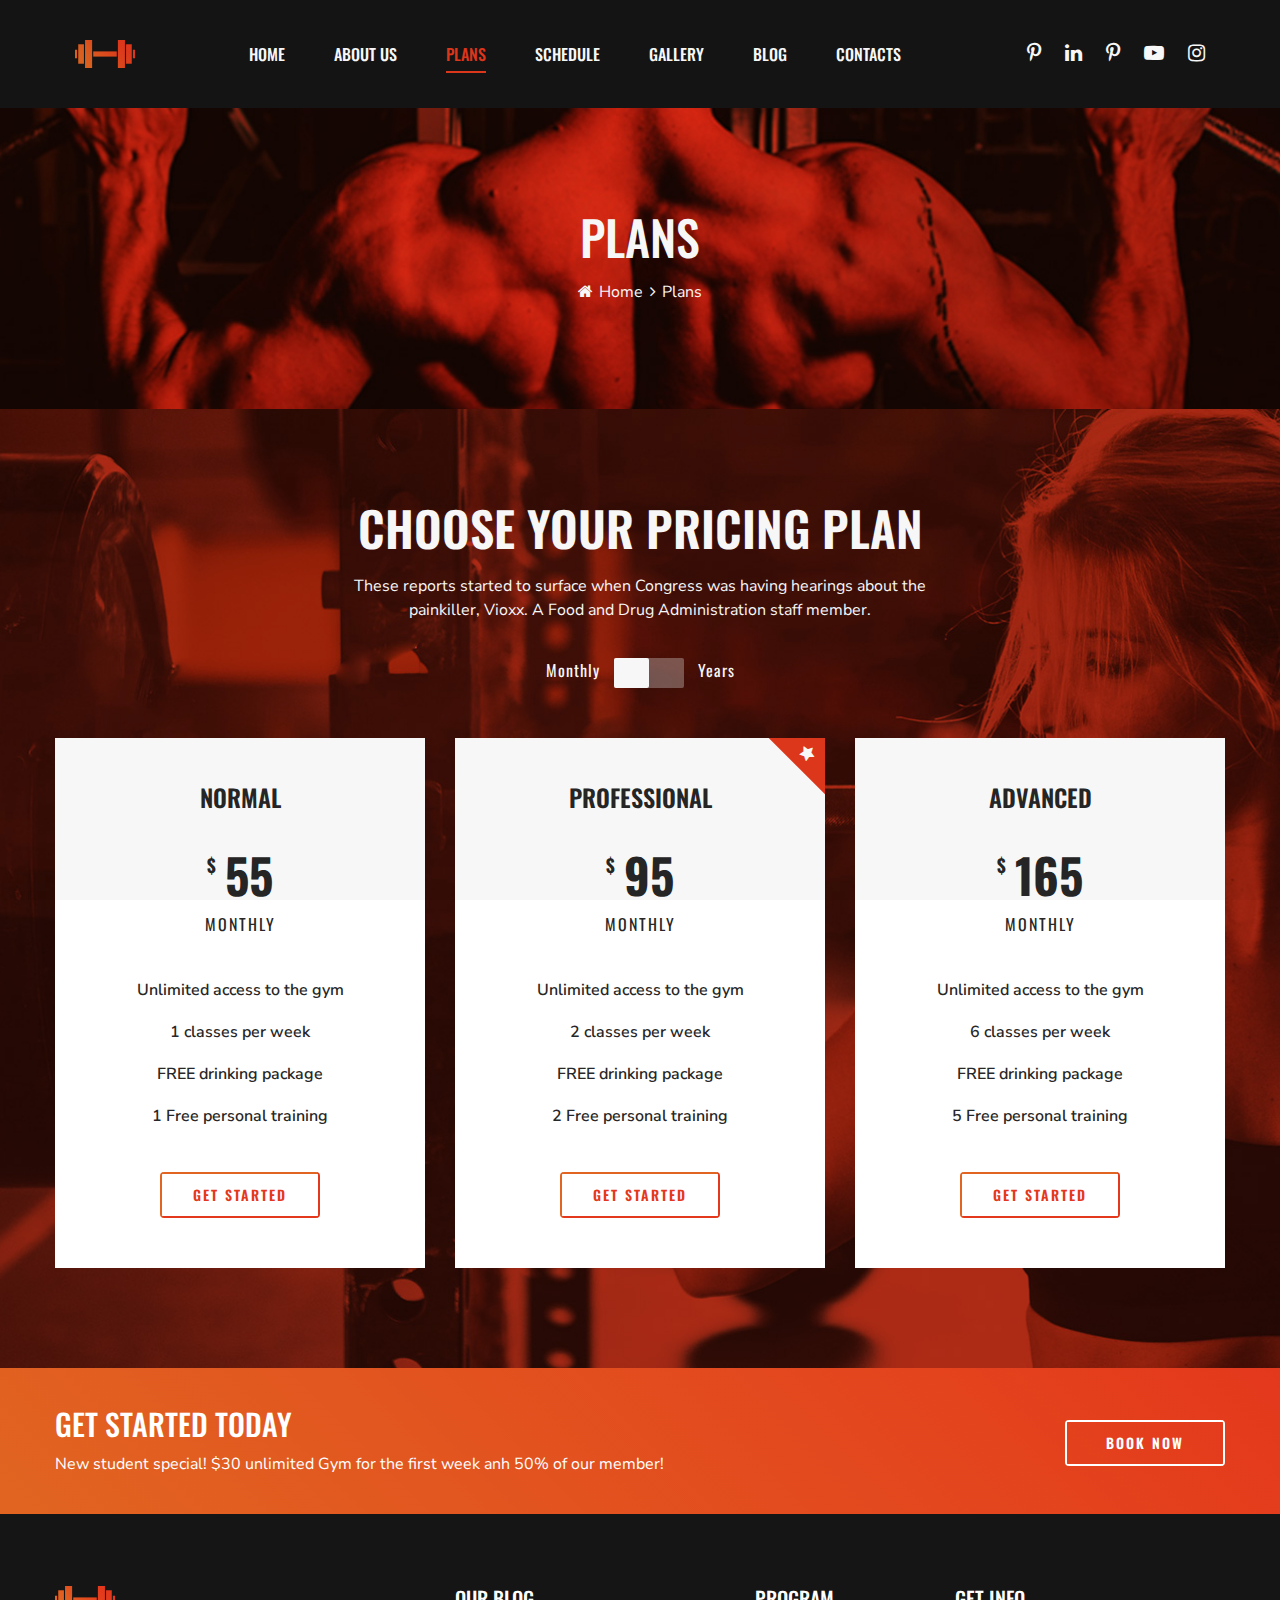
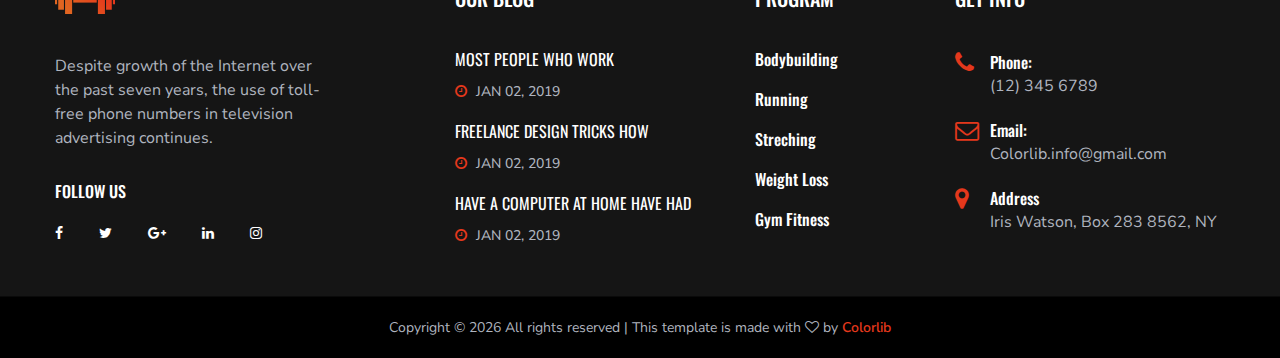
<file: plans.html>
<!DOCTYPE html>
<html lang="zxx">
  <head>
    <meta charset="UTF-8" />
    <meta name="description" content="Activitar Template" />
    <meta name="keywords" content="Activitar, unica, creative, html" />
    <meta name="viewport" content="width=device-width, initial-scale=1.0" />
    <meta http-equiv="X-UA-Compatible" content="ie=edge" />
    <title>Activitar | Template</title>

    <!-- Google Font -->
    <link
      href="https://fonts.googleapis.com/css?family=Nunito+Sans:400,600,700,800,900&display=swap"
      rel="stylesheet"
    />
    <link
      href="https://fonts.googleapis.com/css?family=Oswald:300,400,500,600,700&display=swap"
      rel="stylesheet"
    />

    <!-- Css Styles -->
    <link rel="stylesheet" href="css/bootstrap.min.css" type="text/css" />
    <link rel="stylesheet" href="css/font-awesome.min.css" type="text/css" />
    <link rel="stylesheet" href="css/elegant-icons.css" type="text/css" />
    <link rel="stylesheet" href="css/nice-select.css" type="text/css" />
    <link rel="stylesheet" href="css/owl.carousel.min.css" type="text/css" />
    <link rel="stylesheet" href="css/magnific-popup.css" type="text/css" />
    <link rel="stylesheet" href="css/slicknav.min.css" type="text/css" />
    <link rel="stylesheet" href="css/style.css" type="text/css" />
  </head>

  <body>
    <!-- Page Preloder -->
    <div id="preloder">
      <div class="loader"></div>
    </div>

    <!-- Header Section Begin -->
    <header class="header-section header-normal">
      <div class="container-fluid">
        <div class="logo">
          <a href="./index.html">
            <img src="img/logo.png" alt="" />
          </a>
        </div>
        <div class="top-social">
          <a href="#"><i class="fa fa-pinterest-p"></i></a>
          <a href="#"><i class="fa fa-linkedin"></i></a>
          <a href="#"><i class="fa fa-pinterest-p"></i></a>
          <a href="#"><i class="fa fa-youtube-play"></i></a>
          <a href="#"><i class="fa fa-instagram"></i></a>
        </div>
        <div class="container">
          <div class="nav-menu">
            <nav class="mainmenu mobile-menu">
              <ul>
                <li><a href="./index.html">Home</a></li>
                <li><a href="./about-us.html">About us</a></li>
                <li class="active"><a href="./plans.html">Plans</a></li>
                <li><a href="./schedule.html">Schedule</a></li>
                <li><a href="./gallery.html">Gallery</a></li>
                <li>
                  <a href="./blog.html">Blog</a>
                  <ul class="dropdown">
                    <li><a href="./about-us.html">About Us</a></li>
                    <li><a href="./blog-single.html">Blog Details</a></li>
                  </ul>
                </li>
                <li><a href="./contact.html">Contacts</a></li>
              </ul>
            </nav>
          </div>
        </div>
        <div id="mobile-menu-wrap"></div>
      </div>
    </header>
    <!-- Header End -->

    <!-- Breadcrumb Section Begin -->
    <section
      class="breadcrumb-section set-bg spad"
      data-setbg="img/about-bread.jpg"
    >
      <div class="container">
        <div class="row">
          <div class="col-lg-12">
            <div class="breadcrumb-text">
              <h2>Plans</h2>
              <div class="breadcrumb-controls">
                <a href="#"><i class="fa fa-home"></i> Home</a>
                <span>Plans</span>
              </div>
            </div>
          </div>
        </div>
      </div>
    </section>
    <!-- Breadcrumb End -->

    <!-- Price Plan Section Begin -->
    <section class="price-section spad set-bg" data-setbg="img/price-bg.jpg">
      <div class="container">
        <div class="row">
          <div class="col-lg-12">
            <div class="section-title">
              <h2>CHOOSE YOUR PRICING PLAN</h2>
              <p>
                These reports started to surface when Congress was having
                hearings about the<br />
                painkiller, Vioxx. A Food and Drug Administration staff member.
              </p>
            </div>
            <div class="toggle-option">
              <ul>
                <li>Monthly</li>
                <li>
                  <label class="switch">
                    <input type="checkbox" checked />
                    <span class="slider"></span>
                  </label>
                </li>
                <li>Years</li>
              </ul>
            </div>
          </div>
        </div>
        <div class="row">
          <div class="col-lg-4">
            <div class="single-price-plan">
              <h4>Normal</h4>
              <div class="price-plan">
                <h2>55 <span>$</span></h2>
                <p>Monthly</p>
              </div>
              <ul>
                <li>Unlimited access to the gym</li>
                <li>1 classes per week</li>
                <li>FREE drinking package</li>
                <li>1 Free personal training</li>
              </ul>
              <a href="#" class="primary-btn price-btn">Get Started</a>
            </div>
          </div>
          <div class="col-lg-4">
            <div class="single-price-plan">
              <h4>Professional</h4>
              <div class="price-plan">
                <h2>95 <span>$</span></h2>
                <p>Monthly</p>
              </div>
              <ul>
                <li>Unlimited access to the gym</li>
                <li>2 classes per week</li>
                <li>FREE drinking package</li>
                <li>2 Free personal training</li>
              </ul>
              <a href="#" class="primary-btn price-btn">Get Started</a>
              <div class="tic-text">
                <i class="fa fa-star"></i>
              </div>
            </div>
          </div>
          <div class="col-lg-4">
            <div class="single-price-plan">
              <h4>Advanced</h4>
              <div class="price-plan">
                <h2>165 <span>$</span></h2>
                <p>Monthly</p>
              </div>
              <ul>
                <li>Unlimited access to the gym</li>
                <li>6 classes per week</li>
                <li>FREE drinking package</li>
                <li>5 Free personal training</li>
              </ul>
              <a href="#" class="primary-btn price-btn">Get Started</a>
            </div>
          </div>
        </div>
      </div>
    </section>
    <!-- Price Plan Section End -->

    <!-- Cta Section Begin -->
    <section class="cta-section">
      <div class="container">
        <div class="row">
          <div class="col-lg-12">
            <div class="cta-text">
              <h3>GeT Started Today</h3>
              <p>
                New student special! $30 unlimited Gym for the first week anh
                50% of our member!
              </p>
            </div>
            <a href="#" class="primary-btn cta-btn">book now</a>
          </div>
        </div>
      </div>
    </section>
    <!-- Cta Section End -->

    <!-- Footer Section Begin -->
    <footer class="footer-section">
      <div class="container">
        <div class="row">
          <div class="col-lg-3">
            <div class="footer-logo-item">
              <div class="f-logo">
                <a href="#"><img src="img/logo.png" alt="" /></a>
              </div>
              <p>
                Despite growth of the Internet over the past seven years, the
                use of toll-free phone numbers in television advertising
                continues.
              </p>
              <div class="social-links">
                <h6>Follow us</h6>
                <a href="#"><i class="fa fa-facebook"></i></a>
                <a href="#"><i class="fa fa-twitter"></i></a>
                <a href="#"><i class="fa fa-google-plus"></i></a>
                <a href="#"><i class="fa fa-linkedin"></i></a>
                <a href="#"><i class="fa fa-instagram"></i></a>
              </div>
            </div>
          </div>
          <div class="col-lg-3 offset-lg-1">
            <div class="footer-widget">
              <h5>Our Blog</h5>
              <div class="footer-blog">
                <a href="#" class="fb-item">
                  <h6>Most people who work</h6>
                  <span class="blog-time"
                    ><i class="fa fa-clock-o"></i> Jan 02, 2019</span
                  >
                </a>
                <a href="#" class="fb-item">
                  <h6>Freelance Design Tricks How</h6>
                  <span class="blog-time"
                    ><i class="fa fa-clock-o"></i> Jan 02, 2019</span
                  >
                </a>
                <a href="#" class="fb-item">
                  <h6>have a computer at home have had</h6>
                  <span class="blog-time"
                    ><i class="fa fa-clock-o"></i> Jan 02, 2019</span
                  >
                </a>
              </div>
            </div>
          </div>
          <div class="col-lg-2">
            <div class="footer-widget">
              <h5>Program</h5>
              <ul class="workout-program">
                <li><a href="#">Bodybuilding</a></li>
                <li><a href="#">Running</a></li>
                <li><a href="#">Streching</a></li>
                <li><a href="#">Weight Loss</a></li>
                <li><a href="#">Gym Fitness</a></li>
              </ul>
            </div>
          </div>
          <div class="col-lg-3">
            <div class="footer-widget">
              <h5>Get Info</h5>
              <ul class="footer-info">
                <li>
                  <i class="fa fa-phone"></i>
                  <span>Phone:</span>
                  (12) 345 6789
                </li>
                <li>
                  <i class="fa fa-envelope-o"></i>
                  <span>Email:</span>
                  Colorlib.info@gmail.com
                </li>
                <li>
                  <i class="fa fa-map-marker"></i>
                  <span>Address</span>
                  Iris Watson, Box 283 8562, NY
                </li>
              </ul>
            </div>
          </div>
        </div>
      </div>
      <div class="copyright-text">
        <div class="container">
          <div class="row">
            <div class="col-lg-12 text-center">
              <div class="ct-inside">
                <!-- Link back to Colorlib can't be removed. Template is licensed under CC BY 3.0. -->
                Copyright &copy;
                <script>
                  document.write(new Date().getFullYear());
                </script>
                All rights reserved | This template is made with
                <i class="fa fa-heart-o" aria-hidden="true"></i> by
                <a href="https://colorlib.com" target="_blank">Colorlib</a>
                <!-- Link back to Colorlib can't be removed. Template is licensed under CC BY 3.0. -->
              </div>
            </div>
          </div>
        </div>
      </div>
    </footer>
    <!-- Footer Section End -->

    <!-- Js Plugins -->
    <script src="js/jquery-3.3.1.min.js"></script>
    <script src="js/bootstrap.min.js"></script>
    <script src="js/jquery.magnific-popup.min.js"></script>
    <script src="js/mixitup.min.js"></script>
    <script src="js/jquery.nice-select.min.js"></script>
    <script src="js/jquery.slicknav.js"></script>
    <script src="js/owl.carousel.min.js"></script>
    <script src="js/masonry.pkgd.min.js"></script>
    <script src="js/main.js"></script>
  </body>
</html>
</file>
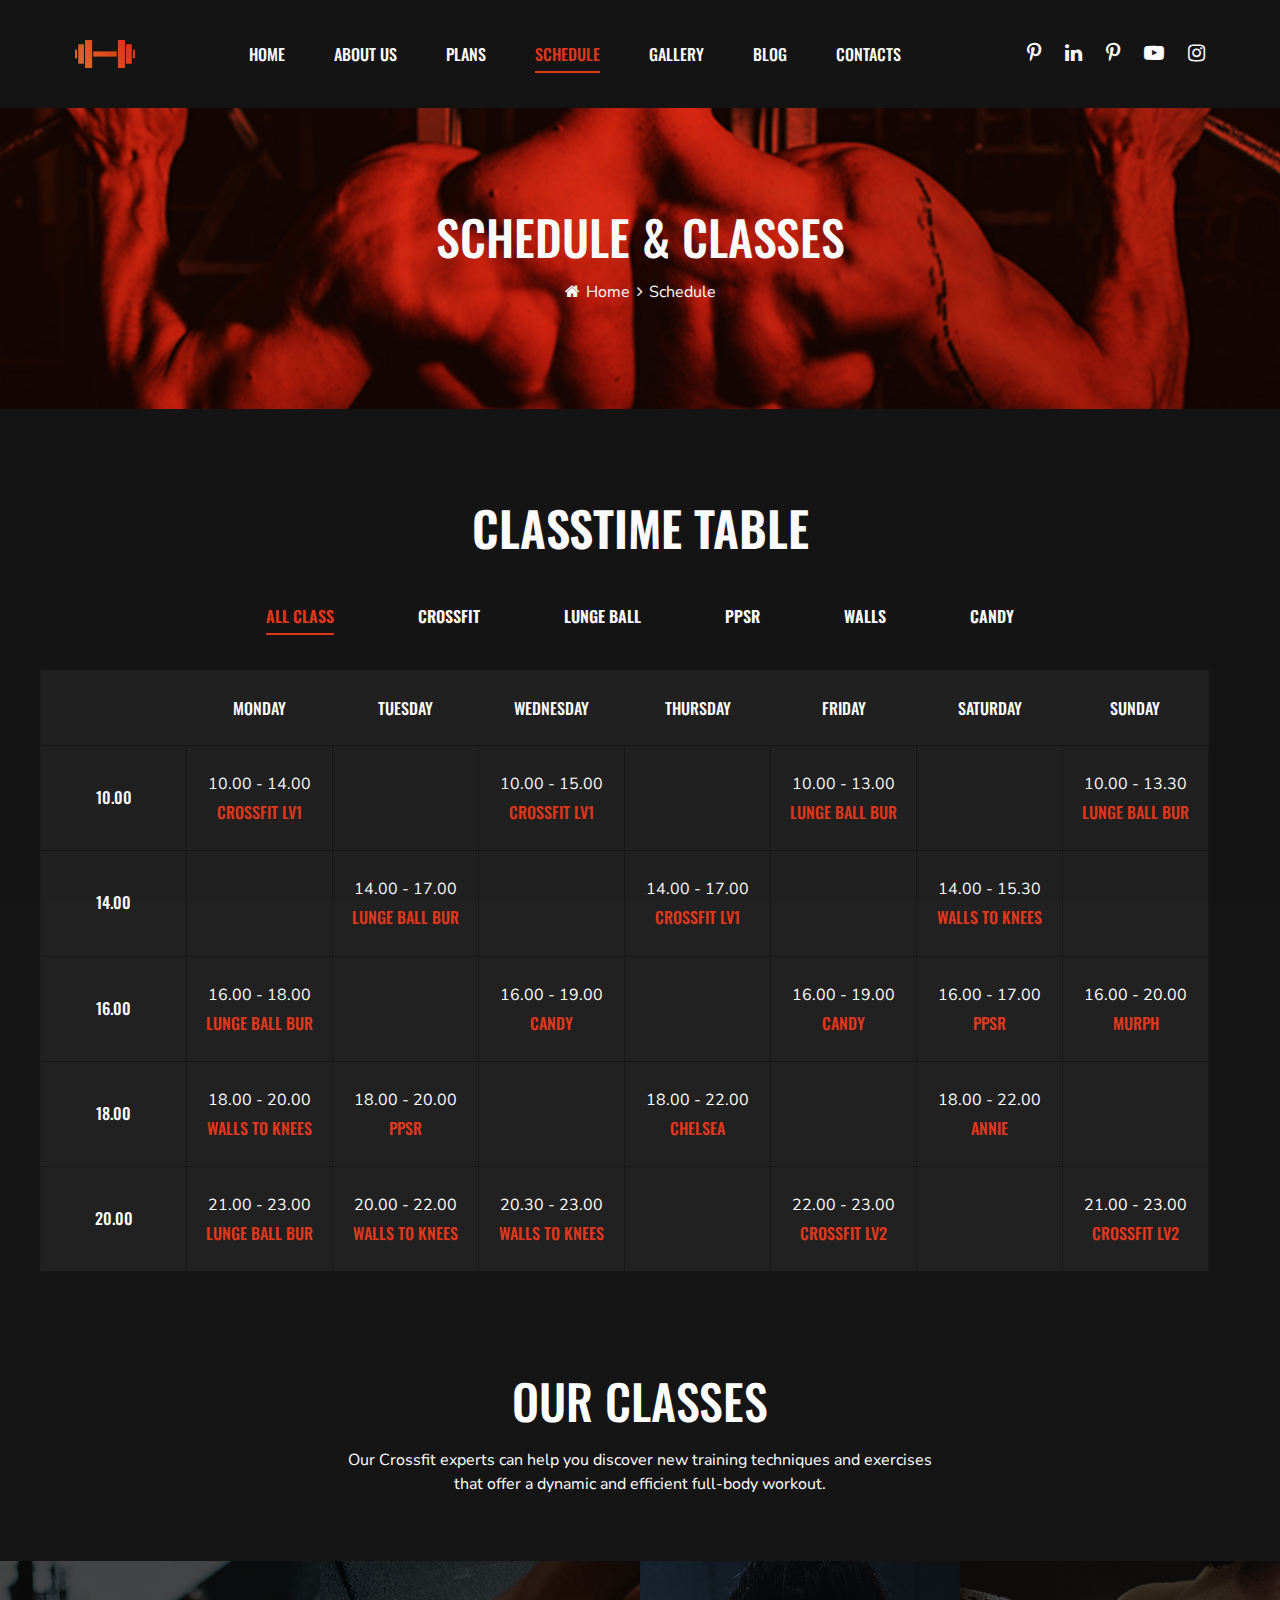
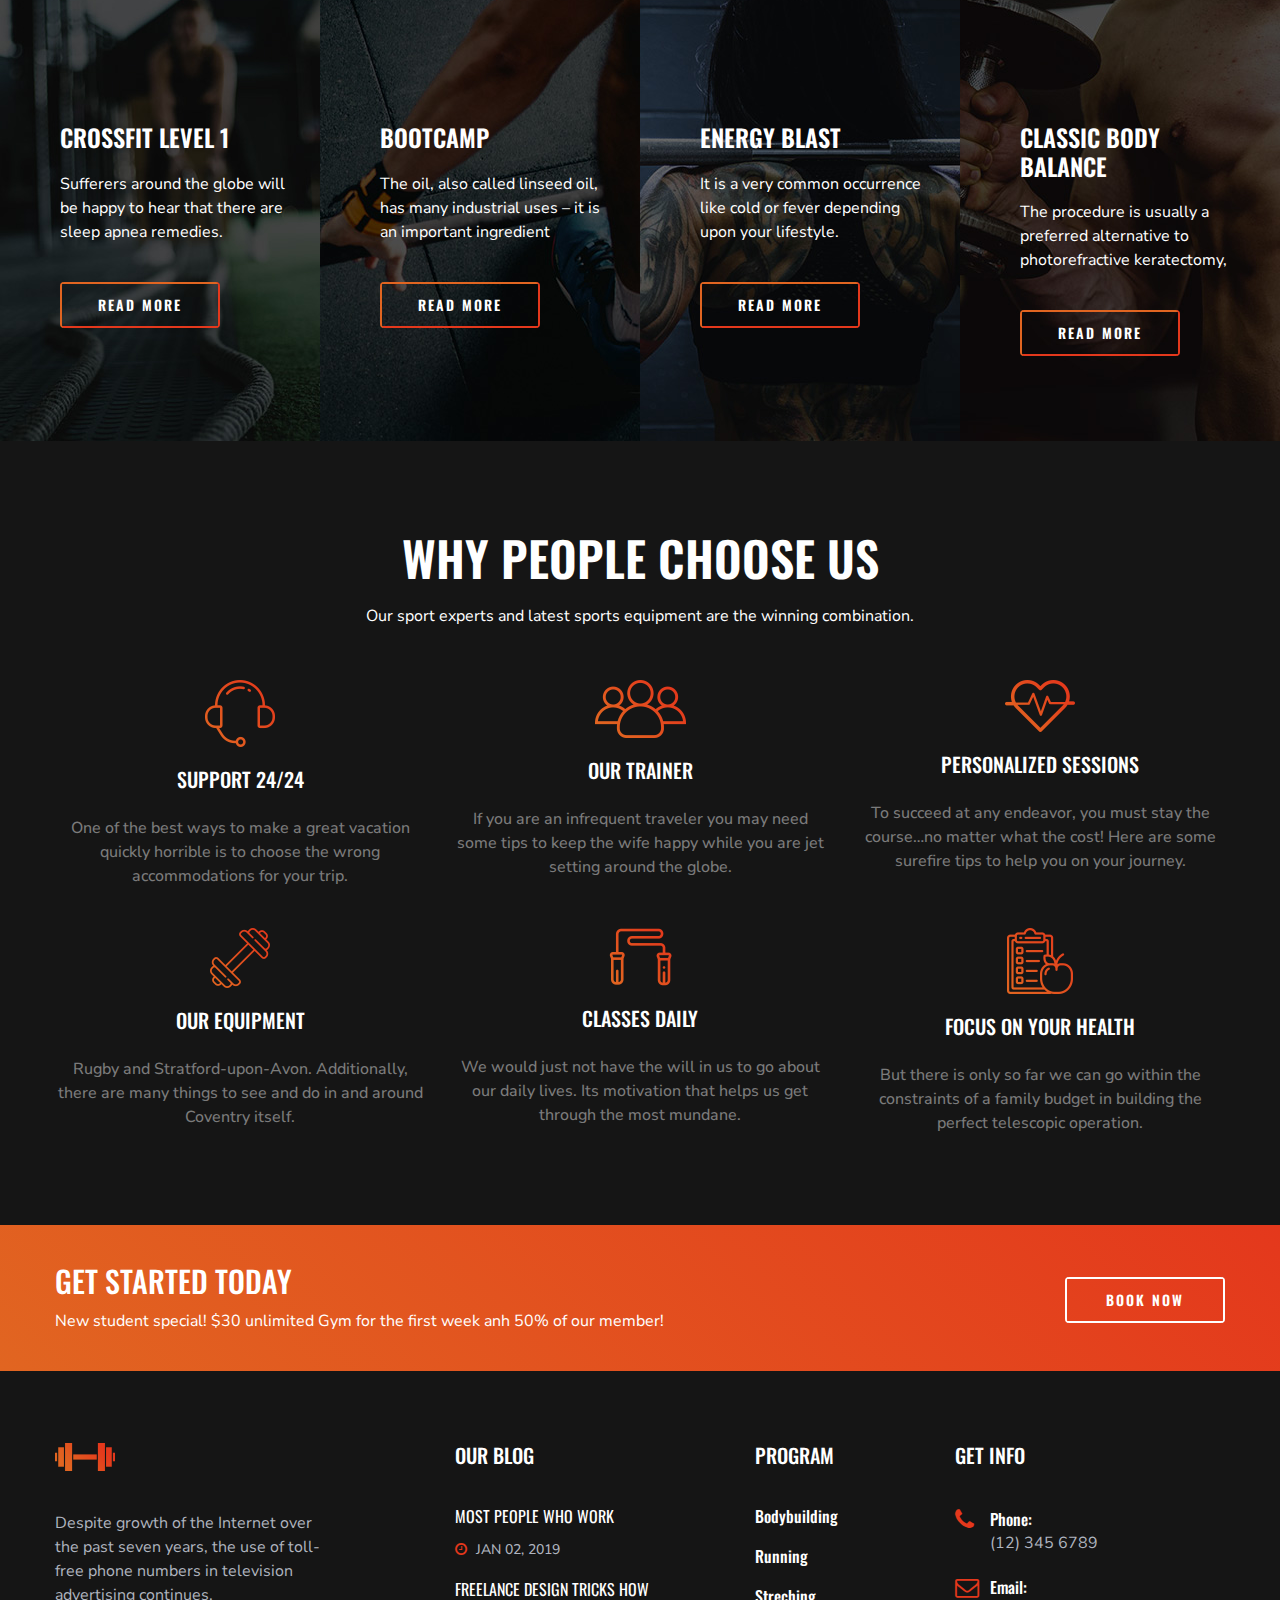
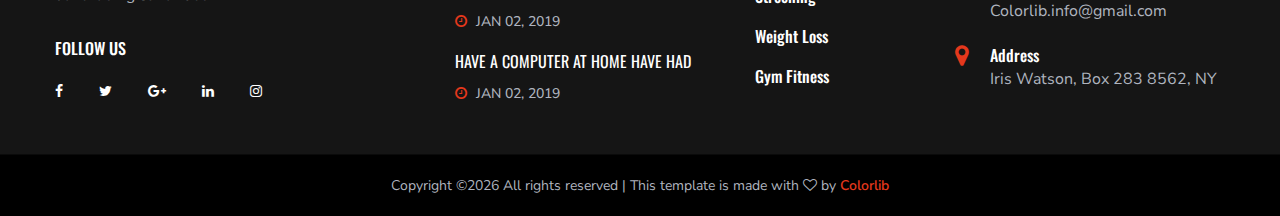
<file: schedule.html>
<!DOCTYPE html>
<html lang="zxx">

<head>
    <meta charset="UTF-8">
    <meta name="description" content="Activitar Template">
    <meta name="keywords" content="Activitar, unica, creative, html">
    <meta name="viewport" content="width=device-width, initial-scale=1.0">
    <meta http-equiv="X-UA-Compatible" content="ie=edge">
    <title>Activitar | Template</title>

    <!-- Google Font -->
    <link href="https://fonts.googleapis.com/css?family=Nunito+Sans:400,600,700,800,900&display=swap" rel="stylesheet">
    <link href="https://fonts.googleapis.com/css?family=Oswald:300,400,500,600,700&display=swap" rel="stylesheet">

    <!-- Css Styles -->
    <link rel="stylesheet" href="css/bootstrap.min.css" type="text/css">
    <link rel="stylesheet" href="css/font-awesome.min.css" type="text/css">
    <link rel="stylesheet" href="css/elegant-icons.css" type="text/css">
    <link rel="stylesheet" href="css/nice-select.css" type="text/css">
    <link rel="stylesheet" href="css/owl.carousel.min.css" type="text/css">
    <link rel="stylesheet" href="css/magnific-popup.css" type="text/css">
    <link rel="stylesheet" href="css/slicknav.min.css" type="text/css">
    <link rel="stylesheet" href="css/style.css" type="text/css">
</head>

<body>
    <!-- Page Preloder -->
    <div id="preloder">
        <div class="loader"></div>
    </div>

    <!-- Header Section Begin -->
    <header class="header-section header-normal">
        <div class="container-fluid">
            <div class="logo">
                <a href="./index.html">
                    <img src="img/logo.png" alt="">
                </a>
            </div>
            <div class="top-social">
                <a href="#"><i class="fa fa-pinterest-p"></i></a>
                <a href="#"><i class="fa fa-linkedin"></i></a>
                <a href="#"><i class="fa fa-pinterest-p"></i></a>
                <a href="#"><i class="fa fa-youtube-play"></i></a>
                <a href="#"><i class="fa fa-instagram"></i></a>
            </div>
            <div class="container">
                <div class="nav-menu">
                    <nav class="mainmenu mobile-menu">
                        <ul>
                            <li><a href="./index.html">Home</a></li>
                            <li><a href="./about-us.html">About us</a></li>
                            <li><a href="./about-us.html">Plans</a></li>
                            <li class="active"><a href="./schedule.html">Schedule</a></li>
                            <li><a href="./gallery.html">Gallery</a></li>
                            <li><a href="./blog.html">Blog</a>
                                <ul class="dropdown">
                                    <li><a href="./about-us.html">About Us</a></li>
                                    <li><a href="./blog-single.html">Blog Details</a></li>
                                </ul>
                            </li>
                            <li><a href="./contact.html">Contacts</a></li>
                        </ul>
                    </nav>
                </div>
            </div>
            <div id="mobile-menu-wrap"></div>
        </div>
    </header>
    <!-- Header End -->

    <!-- Breadcrumb Section Begin -->
    <section class="breadcrumb-section set-bg spad" data-setbg="img/about-bread.jpg">
        <div class="container">
            <div class="row">
                <div class="col-lg-12">
                    <div class="breadcrumb-text">
                        <h2>SCHEDULE & CLASSES</h2>
                        <div class="breadcrumb-controls">
                            <a href="#"><i class="fa fa-home"></i> Home</a>
                            <span>Schedule</span>
                        </div>
                    </div>
                </div>
            </div>
        </div>
    </section>
    <!-- Breadcrumb End -->

    <!-- Class Time Section Begin -->
    <section class="classtime-section class-time-table spad">
        <div class="container">
            <div class="row">
                <div class="col-lg-12 text-center">
                    <div class="section-title">
                        <h2>Classtime Table</h2>
                    </div>
                </div>
            </div>
            <div class="row">
                <div class="col-lg-12">
                    <div class="timetable-controls">
                        <ul>
                            <li class="active" data-tsfilter="all">all class</li>
                            <li data-tsfilter="crossfit">crossfit</li>
                            <li data-tsfilter="lunge">lunge ball</li>
                            <li data-tsfilter="ppsr">ppsr</li>
                            <li data-tsfilter="walls">walls</li>
                            <li data-tsfilter="candy">candy</li>
                        </ul>
                    </div>
                </div>
            </div>
            <div class="row">
                <div class="classtime-table">
                    <table>
                        <thead>
                            <tr>
                                <th></th>
                                <th>Monday</th>
                                <th>Tuesday</th>
                                <th>Wednesday</th>
                                <th>Thursday</th>
                                <th>Friday</th>
                                <th>Saturday</th>
                                <th>Sunday</th>
                            </tr>
                        </thead>
                        <tbody>
                            <tr>
                                <td class="workout-time">10.00</td>
                                <td class="hover-bg ts-item" data-tsmeta="crossfit">
                                    <span>10.00 - 14.00</span>
                                    <h6>Crossfit lv1</h6>
                                </td>
                                <td></td>
                                <td class="hover-bg ts-item" data-tsmeta="crossfit">
                                    <span>10.00 - 15.00</span>
                                    <h6>Crossfit lv1</h6>
                                </td>
                                <td></td>
                                <td class="hover-bg ts-item" data-tsmeta="lunge">
                                    <span>10.00 - 13.00</span>
                                    <h6>Lunge Ball Bur</h6>
                                </td>
                                <td></td>
                                <td class="hover-bg ts-item" data-tsmeta="lunge">
                                    <span>10.00 - 13.30</span>
                                    <h6>Lunge Ball Bur</h6>
                                </td>
                            </tr>
                            <tr>
                                <td class="workout-time">14.00</td>
                                <td></td>
                                <td class="hover-bg ts-item" data-tsmeta="lunge">
                                    <span>14.00 - 17.00</span>
                                    <h6>Lunge Ball Bur</h6>
                                </td>
                                <td></td>
                                <td class="hover-bg ts-item" data-tsmeta="crossfit">
                                    <span>14.00 - 17.00</span>
                                    <h6>Crossfit lv1</h6>
                                </td>
                                <td></td>
                                <td class="hover-bg ts-item" data-tsmeta="walls">
                                    <span>14.00 - 15.30</span>
                                    <h6>Walls to Knees</h6>
                                </td>
                                <td></td>
                            </tr>
                            <tr>
                                <td class="workout-time">16.00</td>
                                <td class="hover-bg ts-item" data-tsmeta="lunge">
                                    <span>16.00 - 18.00</span>
                                    <h6>Lunge Ball Bur</h6>
                                </td>
                                <td></td>
                                <td class="hover-bg ts-item" data-tsmeta="candy">
                                    <span>16.00 - 19.00</span>
                                    <h6>Candy</h6>
                                </td>
                                <td></td>
                                <td class="hover-bg ts-item" data-tsmeta="candy">
                                    <span>16.00 - 19.00</span>
                                    <h6>Candy</h6>
                                </td>
                                <td class="hover-bg ts-item" data-tsmeta="ppsr">
                                    <span>16.00 - 17.00</span>
                                    <h6>Ppsr</h6>
                                </td>
                                <td class="hover-bg ts-item" data-tsmeta="murph">
                                    <span>16.00 - 20.00</span>
                                    <h6>murph</h6>
                                </td>
                            </tr>
                            <tr>
                                <td class="workout-time">18.00</td>
                                <td class="hover-bg ts-item" data-tsmeta="walls">
                                    <span>18.00 - 20.00</span>
                                    <h6>Walls to Knees</h6>
                                </td>
                                <td class="hover-bg ts-item" data-tsmeta="ppsr">
                                    <span>18.00 - 20.00</span>
                                    <h6>ppsr</h6>
                                </td>
                                <td></td>
                                <td class="hover-bg ts-item" data-tsmeta="chelsea">
                                    <span>18.00 - 22.00</span>
                                    <h6>Chelsea</h6>
                                </td>
                                <td></td>
                                <td class="hover-bg ts-item" data-tsmeta="annie">
                                    <span>18.00 - 22.00</span>
                                    <h6>annie</h6>
                                </td>
                                <td></td>
                            </tr>
                            <tr>
                                <td class="workout-time">20.00</td>
                                <td class="hover-bg ts-item" data-tsmeta="lunge">
                                    <span>21.00 - 23.00</span>
                                    <h6>Lunge Ball Bur</h6>
                                </td>
                                <td class="hover-bg ts-item" data-tsmeta="walls">
                                    <span>20.00 - 22.00</span>
                                    <h6>Walls to Knees</h6>
                                </td>
                                <td class="hover-bg ts-item" data-tsmeta="walls">
                                    <span>20.30 - 23.00</span>
                                    <h6>Walls to Knees</h6>
                                </td>
                                <td></td>
                                <td class="hover-bg ts-item" data-tsmeta="crossfit">
                                    <span>22.00 - 23.00</span>
                                    <h6>Crossfit Lv2</h6>
                                </td>
                                <td></td>
                                <td class="hover-bg ts-item" data-tsmeta="crossfit">
                                    <span>21.00 - 23.00</span>
                                    <h6>Crossfit Lv2</h6>
                                </td>
                            </tr>
                        </tbody>
                    </table>
                </div>
            </div>
        </div>
    </section>
    <!-- Class Time Section End -->

    <!-- Classes Section Begin -->
    <section class="classes-section schedule-page">
        <div class="class-title">
            <div class="container">
                <div class="row">
                    <div class="col-lg-12 text-center">
                        <div class="section-title">
                            <h2>Our Classes</h2>
                            <p>Our Crossfit experts can help you discover new training techniques and exercises
                                <br />that offer a dynamic and efficient full-body workout.</p>
                        </div>
                    </div>
                </div>
            </div>
        </div>
        <div class="container-fluid">
            <div class="row">
                <div class="col-lg-3">
                    <div class="classes-item set-bg" data-setbg="img/classes/class-1.jpg">
                        <h4>Crossfit Level 1</h4>
                        <p>Sufferers around the globe will be happy to hear that there are sleep apnea remedies.</p>
                        <a href="#" class="primary-btn class-btn">Read More</a>
                    </div>
                </div>
                <div class="col-lg-3">
                    <div class="classes-item set-bg" data-setbg="img/classes/class-2.jpg">
                        <h4>BootCamp</h4>
                        <p>The oil, also called linseed oil, has many industrial uses – it is an important ingredient
                        </p>
                        <a href="#" class="primary-btn class-btn">Read More</a>
                    </div>
                </div>
                <div class="col-lg-3">
                    <div class="classes-item set-bg" data-setbg="img/classes/class-3.jpg">
                        <h4>Energy Blast</h4>
                        <p>It is a very common occurrence like cold or fever depending upon your lifestyle. </p>
                        <a href="#" class="primary-btn class-btn">Read More</a>
                    </div>
                </div>
                <div class="col-lg-3">
                    <div class="classes-item set-bg" data-setbg="img/classes/class-4.jpg">
                        <h4>CLASSIC BODY BALANCE</h4>
                        <p>The procedure is usually a preferred alternative to photorefractive keratectomy,</p>
                        <a href="#" class="primary-btn class-btn">Read More</a>
                    </div>
                </div>
            </div>
        </div>
    </section>
    <!-- Classes Section End -->

    <!-- Choseus Section Begin -->
    <section class="chooseus-section schedule-page spad">
        <div class="container">
            <div class="row">
                <div class="col-lg-12">
                    <div class="section-title">
                        <h2>Why People Choose Us</h2>
                        <p>Our sport experts and latest sports equipment are the winning combination.</p>
                    </div>
                </div>
            </div>
            <div class="row">
                <div class="col-lg-4">
                    <div class="choose-item">
                        <img src="img/icons/chose-icon-1.png" alt="">
                        <h5>Support 24/24</h5>
                        <p>One of the best ways to make a great vacation quickly horrible is to choose the wrong
                            accommodations for your trip. </p>
                    </div>
                </div>
                <div class="col-lg-4">
                    <div class="choose-item">
                        <img src="img/icons/chose-icon-2.png" alt="">
                        <h5>Our trainer</h5>
                        <p>If you are an infrequent traveler you may need some tips to keep the wife happy while you are
                            jet setting around the globe.</p>
                    </div>
                </div>
                <div class="col-lg-4">
                    <div class="choose-item">
                        <img src="img/icons/chose-icon-3.png" alt="">
                        <h5>Personalized sessions</h5>
                        <p>To succeed at any endeavor, you must stay the course…no matter what the cost! Here are some
                            surefire tips to help you on your journey.</p>
                    </div>
                </div>
                <div class="col-lg-4">
                    <div class="choose-item">
                        <img src="img/icons/chose-icon-4.png" alt="">
                        <h5>Our equipment</h5>
                        <p>Rugby and Stratford-upon-Avon. Additionally, there are many things to see and do in and
                            around Coventry itself.</p>
                    </div>
                </div>
                <div class="col-lg-4">
                    <div class="choose-item">
                        <img src="img/icons/chose-icon-5.png" alt="">
                        <h5>Classes daily</h5>
                        <p>We would just not have the will in us to go about our daily lives. Its motivation that helps
                            us get through the most mundane.</p>
                    </div>
                </div>
                <div class="col-lg-4">
                    <div class="choose-item">
                        <img src="img/icons/chose-icon-6.png" alt="">
                        <h5>Focus on your health</h5>
                        <p>But there is only so far we can go within the constraints of a family budget in building the
                            perfect telescopic operation.</p>
                    </div>
                </div>
            </div>
        </div>
    </section>
    <!-- Choseus Section End -->

    <!-- Cta Section Begin -->
    <section class="cta-section">
        <div class="container">
            <div class="row">
                <div class="col-lg-12">
                    <div class="cta-text">
                        <h3>GeT Started Today</h3>
                        <p>New student special! $30 unlimited Gym for the first week anh 50% of our member!</p>
                    </div>
                    <a href="#" class="primary-btn cta-btn">book now</a>
                </div>
            </div>
        </div>
    </section>
    <!-- Cta Section End -->

    <!-- Footer Section Begin -->
    <footer class="footer-section">
        <div class="container">
            <div class="row">
                <div class="col-lg-3">
                    <div class="footer-logo-item">
                        <div class="f-logo">
                            <a href="#"><img src="img/logo.png" alt=""></a>
                        </div>
                        <p>Despite growth of the Internet over the past seven years, the use of toll-free phone numbers
                            in television advertising continues.</p>
                        <div class="social-links">
                            <h6>Follow us</h6>
                            <a href="#"><i class="fa fa-facebook"></i></a>
                            <a href="#"><i class="fa fa-twitter"></i></a>
                            <a href="#"><i class="fa fa-google-plus"></i></a>
                            <a href="#"><i class="fa fa-linkedin"></i></a>
                            <a href="#"><i class="fa fa-instagram"></i></a>
                        </div>
                    </div>
                </div>
                <div class="col-lg-3 offset-lg-1">
                    <div class="footer-widget">
                        <h5>Our Blog</h5>
                        <div class="footer-blog">
                            <a href="#" class="fb-item">
                                <h6>Most people who work</h6>
                                <span class="blog-time"><i class="fa fa-clock-o"></i> Jan 02, 2019</span>
                            </a>
                            <a href="#" class="fb-item">
                                <h6>Freelance Design Tricks How </h6>
                                <span class="blog-time"><i class="fa fa-clock-o"></i> Jan 02, 2019</span>
                            </a>
                            <a href="#" class="fb-item">
                                <h6>have a computer at home have had </h6>
                                <span class="blog-time"><i class="fa fa-clock-o"></i> Jan 02, 2019</span>
                            </a>
                        </div>
                    </div>
                </div>
                <div class="col-lg-2">
                    <div class="footer-widget">
                        <h5>Program</h5>
                        <ul class="workout-program">
                            <li><a href="#">Bodybuilding</a></li>
                            <li><a href="#">Running</a></li>
                            <li><a href="#">Streching</a></li>
                            <li><a href="#">Weight Loss</a></li>
                            <li><a href="#">Gym Fitness</a></li>
                        </ul>
                    </div>
                </div>
                <div class="col-lg-3">
                    <div class="footer-widget">
                        <h5>Get Info</h5>
                        <ul class="footer-info">
                            <li>
                                <i class="fa fa-phone"></i>
                                <span>Phone:</span>
                                (12) 345 6789
                            </li>
                            <li>
                                <i class="fa fa-envelope-o"></i>
                                <span>Email:</span>
                                Colorlib.info@gmail.com
                            </li>
                            <li>
                                <i class="fa fa-map-marker"></i>
                                <span>Address</span>
                                Iris Watson, Box 283 8562, NY
                            </li>
                        </ul>
                    </div>
                </div>
            </div>
        </div>
        <div class="copyright-text">
            <div class="container">
                <div class="row">
                    <div class="col-lg-12 text-center">
                        <div class="ct-inside"><!-- Link back to Colorlib can't be removed. Template is licensed under CC BY 3.0. -->
Copyright &copy;<script>document.write(new Date().getFullYear());</script> All rights reserved | This template is made with <i class="fa fa-heart-o" aria-hidden="true"></i> by <a href="https://colorlib.com" target="_blank">Colorlib</a>
<!-- Link back to Colorlib can't be removed. Template is licensed under CC BY 3.0. --></div>
                    </div>
                </div>
            </div>
        </div>
    </footer>
    <!-- Footer Section End -->

    <!-- Js Plugins -->
    <script src="js/jquery-3.3.1.min.js"></script>
    <script src="js/bootstrap.min.js"></script>
    <script src="js/jquery.magnific-popup.min.js"></script>
    <script src="js/mixitup.min.js"></script>
    <script src="js/jquery.nice-select.min.js"></script>
    <script src="js/jquery.slicknav.js"></script>
    <script src="js/owl.carousel.min.js"></script>
    <script src="js/masonry.pkgd.min.js"></script>
    <script src="js/main.js"></script>
</body>

</html>
</file>
<file: css/elegant-icons.css>
@font-face {
	font-family: 'ElegantIcons';
	src:url('../fonts/ElegantIcons.eot');
	src:url('../fonts/ElegantIcons.eot?#iefix') format('embedded-opentype'),
		url('../fonts/ElegantIcons.woff') format('woff'),
		url('../fonts/ElegantIcons.ttf') format('truetype'),
		url('../fonts/ElegantIcons.svg#ElegantIcons') format('svg');
	font-weight: normal;
	font-style: normal;
}

/* Use the following CSS code if you want to use data attributes for inserting your icons */
[data-icon]:before {
	font-family: 'ElegantIcons';
	content: attr(data-icon);
	speak: none;
	font-weight: normal;
	font-variant: normal;
	text-transform: none;
	line-height: 1;
	-webkit-font-smoothing: antialiased;
	-moz-osx-font-smoothing: grayscale;
}

/* Use the following CSS code if you want to have a class per icon */
/*
Instead of a list of all class selectors,
you can use the generic selector below, but it's slower:
[class*="your-class-prefix"] {
*/
.arrow_up, .arrow_down, .arrow_left, .arrow_right, .arrow_left-up, .arrow_right-up, .arrow_right-down, .arrow_left-down, .arrow-up-down, .arrow_up-down_alt, .arrow_left-right_alt, .arrow_left-right, .arrow_expand_alt2, .arrow_expand_alt, .arrow_condense, .arrow_expand, .arrow_move, .arrow_carrot-up, .arrow_carrot-down, .arrow_carrot-left, .arrow_carrot-right, .arrow_carrot-2up, .arrow_carrot-2down, .arrow_carrot-2left, .arrow_carrot-2right, .arrow_carrot-up_alt2, .arrow_carrot-down_alt2, .arrow_carrot-left_alt2, .arrow_carrot-right_alt2, .arrow_carrot-2up_alt2, .arrow_carrot-2down_alt2, .arrow_carrot-2left_alt2, .arrow_carrot-2right_alt2, .arrow_triangle-up, .arrow_triangle-down, .arrow_triangle-left, .arrow_triangle-right, .arrow_triangle-up_alt2, .arrow_triangle-down_alt2, .arrow_triangle-left_alt2, .arrow_triangle-right_alt2, .arrow_back, .icon_minus-06, .icon_plus, .icon_close, .icon_check, .icon_minus_alt2, .icon_plus_alt2, .icon_close_alt2, .icon_check_alt2, .icon_zoom-out_alt, .icon_zoom-in_alt, .icon_search, .icon_box-empty, .icon_box-selected, .icon_minus-box, .icon_plus-box, .icon_box-checked, .icon_circle-empty, .icon_circle-slelected, .icon_stop_alt2, .icon_stop, .icon_pause_alt2, .icon_pause, .icon_menu, .icon_menu-square_alt2, .icon_menu-circle_alt2, .icon_ul, .icon_ol, .icon_adjust-horiz, .icon_adjust-vert, .icon_document_alt, .icon_documents_alt, .icon_pencil, .icon_pencil-edit_alt, .icon_pencil-edit, .icon_folder-alt, .icon_folder-open_alt, .icon_folder-add_alt, .icon_info_alt, .icon_error-oct_alt, .icon_error-circle_alt, .icon_error-triangle_alt, .icon_question_alt2, .icon_question, .icon_comment_alt, .icon_chat_alt, .icon_vol-mute_alt, .icon_volume-low_alt, .icon_volume-high_alt, .icon_quotations, .icon_quotations_alt2, .icon_clock_alt, .icon_lock_alt, .icon_lock-open_alt, .icon_key_alt, .icon_cloud_alt, .icon_cloud-upload_alt, .icon_cloud-download_alt, .icon_image, .icon_images, .icon_lightbulb_alt, .icon_gift_alt, .icon_house_alt, .icon_genius, .icon_mobile, .icon_tablet, .icon_laptop, .icon_desktop, .icon_camera_alt, .icon_mail_alt, .icon_cone_alt, .icon_ribbon_alt, .icon_bag_alt, .icon_creditcard, .icon_cart_alt, .icon_paperclip, .icon_tag_alt, .icon_tags_alt, .icon_trash_alt, .icon_cursor_alt, .icon_mic_alt, .icon_compass_alt, .icon_pin_alt, .icon_pushpin_alt, .icon_map_alt, .icon_drawer_alt, .icon_toolbox_alt, .icon_book_alt, .icon_calendar, .icon_film, .icon_table, .icon_contacts_alt, .icon_headphones, .icon_lifesaver, .icon_piechart, .icon_refresh, .icon_link_alt, .icon_link, .icon_loading, .icon_blocked, .icon_archive_alt, .icon_heart_alt, .icon_star_alt, .icon_star-half_alt, .icon_star, .icon_star-half, .icon_tools, .icon_tool, .icon_cog, .icon_cogs, .arrow_up_alt, .arrow_down_alt, .arrow_left_alt, .arrow_right_alt, .arrow_left-up_alt, .arrow_right-up_alt, .arrow_right-down_alt, .arrow_left-down_alt, .arrow_condense_alt, .arrow_expand_alt3, .arrow_carrot_up_alt, .arrow_carrot-down_alt, .arrow_carrot-left_alt, .arrow_carrot-right_alt, .arrow_carrot-2up_alt, .arrow_carrot-2dwnn_alt, .arrow_carrot-2left_alt, .arrow_carrot-2right_alt, .arrow_triangle-up_alt, .arrow_triangle-down_alt, .arrow_triangle-left_alt, .arrow_triangle-right_alt, .icon_minus_alt, .icon_plus_alt, .icon_close_alt, .icon_check_alt, .icon_zoom-out, .icon_zoom-in, .icon_stop_alt, .icon_menu-square_alt, .icon_menu-circle_alt, .icon_document, .icon_documents, .icon_pencil_alt, .icon_folder, .icon_folder-open, .icon_folder-add, .icon_folder_upload, .icon_folder_download, .icon_info, .icon_error-circle, .icon_error-oct, .icon_error-triangle, .icon_question_alt, .icon_comment, .icon_chat, .icon_vol-mute, .icon_volume-low, .icon_volume-high, .icon_quotations_alt, .icon_clock, .icon_lock, .icon_lock-open, .icon_key, .icon_cloud, .icon_cloud-upload, .icon_cloud-download, .icon_lightbulb, .icon_gift, .icon_house, .icon_camera, .icon_mail, .icon_cone, .icon_ribbon, .icon_bag, .icon_cart, .icon_tag, .icon_tags, .icon_trash, .icon_cursor, .icon_mic, .icon_compass, .icon_pin, .icon_pushpin, .icon_map, .icon_drawer, .icon_toolbox, .icon_book, .icon_contacts, .icon_archive, .icon_heart, .icon_profile, .icon_group, .icon_grid-2x2, .icon_grid-3x3, .icon_music, .icon_pause_alt, .icon_phone, .icon_upload, .icon_download, .social_facebook, .social_twitter, .social_pinterest, .social_googleplus, .social_tumblr, .social_tumbleupon, .social_wordpress, .social_instagram, .social_dribbble, .social_vimeo, .social_linkedin, .social_rss, .social_deviantart, .social_share, .social_myspace, .social_skype, .social_youtube, .social_picassa, .social_googledrive, .social_flickr, .social_blogger, .social_spotify, .social_delicious, .social_facebook_circle, .social_twitter_circle, .social_pinterest_circle, .social_googleplus_circle, .social_tumblr_circle, .social_stumbleupon_circle, .social_wordpress_circle, .social_instagram_circle, .social_dribbble_circle, .social_vimeo_circle, .social_linkedin_circle, .social_rss_circle, .social_deviantart_circle, .social_share_circle, .social_myspace_circle, .social_skype_circle, .social_youtube_circle, .social_picassa_circle, .social_googledrive_alt2, .social_flickr_circle, .social_blogger_circle, .social_spotify_circle, .social_delicious_circle, .social_facebook_square, .social_twitter_square, .social_pinterest_square, .social_googleplus_square, .social_tumblr_square, .social_stumbleupon_square, .social_wordpress_square, .social_instagram_square, .social_dribbble_square, .social_vimeo_square, .social_linkedin_square, .social_rss_square, .social_deviantart_square, .social_share_square, .social_myspace_square, .social_skype_square, .social_youtube_square, .social_picassa_square, .social_googledrive_square, .social_flickr_square, .social_blogger_square, .social_spotify_square, .social_delicious_square, .icon_printer, .icon_calulator, .icon_building, .icon_floppy, .icon_drive, .icon_search-2, .icon_id, .icon_id-2, .icon_puzzle, .icon_like, .icon_dislike, .icon_mug, .icon_currency, .icon_wallet, .icon_pens, .icon_easel, .icon_flowchart, .icon_datareport, .icon_briefcase, .icon_shield, .icon_percent, .icon_globe, .icon_globe-2, .icon_target, .icon_hourglass, .icon_balance, .icon_rook, .icon_printer-alt, .icon_calculator_alt, .icon_building_alt, .icon_floppy_alt, .icon_drive_alt, .icon_search_alt, .icon_id_alt, .icon_id-2_alt, .icon_puzzle_alt, .icon_like_alt, .icon_dislike_alt, .icon_mug_alt, .icon_currency_alt, .icon_wallet_alt, .icon_pens_alt, .icon_easel_alt, .icon_flowchart_alt, .icon_datareport_alt, .icon_briefcase_alt, .icon_shield_alt, .icon_percent_alt, .icon_globe_alt, .icon_clipboard {
	font-family: 'ElegantIcons';
	speak: none;
	font-style: normal;
	font-weight: normal;
	font-variant: normal;
	text-transform: none;
	line-height: 1;
	-webkit-font-smoothing: antialiased;
}
.arrow_up:before {
	content: "\21";
}
.arrow_down:before {
	content: "\22";
}
.arrow_left:before {
	content: "\23";
}
.arrow_right:before {
	content: "\24";
}
.arrow_left-up:before {
	content: "\25";
}
.arrow_right-up:before {
	content: "\26";
}
.arrow_right-down:before {
	content: "\27";
}
.arrow_left-down:before {
	content: "\28";
}
.arrow-up-down:before {
	content: "\29";
}
.arrow_up-down_alt:before {
	content: "\2a";
}
.arrow_left-right_alt:before {
	content: "\2b";
}
.arrow_left-right:before {
	content: "\2c";
}
.arrow_expand_alt2:before {
	content: "\2d";
}
.arrow_expand_alt:before {
	content: "\2e";
}
.arrow_condense:before {
	content: "\2f";
}
.arrow_expand:before {
	content: "\30";
}
.arrow_move:before {
	content: "\31";
}
.arrow_carrot-up:before {
	content: "\32";
}
.arrow_carrot-down:before {
	content: "\33";
}
.arrow_carrot-left:before {
	content: "\34";
}
.arrow_carrot-right:before {
	content: "\35";
}
.arrow_carrot-2up:before {
	content: "\36";
}
.arrow_carrot-2down:before {
	content: "\37";
}
.arrow_carrot-2left:before {
	content: "\38";
}
.arrow_carrot-2right:before {
	content: "\39";
}
.arrow_carrot-up_alt2:before {
	content: "\3a";
}
.arrow_carrot-down_alt2:before {
	content: "\3b";
}
.arrow_carrot-left_alt2:before {
	content: "\3c";
}
.arrow_carrot-right_alt2:before {
	content: "\3d";
}
.arrow_carrot-2up_alt2:before {
	content: "\3e";
}
.arrow_carrot-2down_alt2:before {
	content: "\3f";
}
.arrow_carrot-2left_alt2:before {
	content: "\40";
}
.arrow_carrot-2right_alt2:before {
	content: "\41";
}
.arrow_triangle-up:before {
	content: "\42";
}
.arrow_triangle-down:before {
	content: "\43";
}
.arrow_triangle-left:before {
	content: "\44";
}
.arrow_triangle-right:before {
	content: "\45";
}
.arrow_triangle-up_alt2:before {
	content: "\46";
}
.arrow_triangle-down_alt2:before {
	content: "\47";
}
.arrow_triangle-left_alt2:before {
	content: "\48";
}
.arrow_triangle-right_alt2:before {
	content: "\49";
}
.arrow_back:before {
	content: "\4a";
}
.icon_minus-06:before {
	content: "\4b";
}
.icon_plus:before {
	content: "\4c";
}
.icon_close:before {
	content: "\4d";
}
.icon_check:before {
	content: "\4e";
}
.icon_minus_alt2:before {
	content: "\4f";
}
.icon_plus_alt2:before {
	content: "\50";
}
.icon_close_alt2:before {
	content: "\51";
}
.icon_check_alt2:before {
	content: "\52";
}
.icon_zoom-out_alt:before {
	content: "\53";
}
.icon_zoom-in_alt:before {
	content: "\54";
}
.icon_search:before {
	content: "\55";
}
.icon_box-empty:before {
	content: "\56";
}
.icon_box-selected:before {
	content: "\57";
}
.icon_minus-box:before {
	content: "\58";
}
.icon_plus-box:before {
	content: "\59";
}
.icon_box-checked:before {
	content: "\5a";
}
.icon_circle-empty:before {
	content: "\5b";
}
.icon_circle-slelected:before {
	content: "\5c";
}
.icon_stop_alt2:before {
	content: "\5d";
}
.icon_stop:before {
	content: "\5e";
}
.icon_pause_alt2:before {
	content: "\5f";
}
.icon_pause:before {
	content: "\60";
}
.icon_menu:before {
	content: "\61";
}
.icon_menu-square_alt2:before {
	content: "\62";
}
.icon_menu-circle_alt2:before {
	content: "\63";
}
.icon_ul:before {
	content: "\64";
}
.icon_ol:before {
	content: "\65";
}
.icon_adjust-horiz:before {
	content: "\66";
}
.icon_adjust-vert:before {
	content: "\67";
}
.icon_document_alt:before {
	content: "\68";
}
.icon_documents_alt:before {
	content: "\69";
}
.icon_pencil:before {
	content: "\6a";
}
.icon_pencil-edit_alt:before {
	content: "\6b";
}
.icon_pencil-edit:before {
	content: "\6c";
}
.icon_folder-alt:before {
	content: "\6d";
}
.icon_folder-open_alt:before {
	content: "\6e";
}
.icon_folder-add_alt:before {
	content: "\6f";
}
.icon_info_alt:before {
	content: "\70";
}
.icon_error-oct_alt:before {
	content: "\71";
}
.icon_error-circle_alt:before {
	content: "\72";
}
.icon_error-triangle_alt:before {
	content: "\73";
}
.icon_question_alt2:before {
	content: "\74";
}
.icon_question:before {
	content: "\75";
}
.icon_comment_alt:before {
	content: "\76";
}
.icon_chat_alt:before {
	content: "\77";
}
.icon_vol-mute_alt:before {
	content: "\78";
}
.icon_volume-low_alt:before {
	content: "\79";
}
.icon_volume-high_alt:before {
	content: "\7a";
}
.icon_quotations:before {
	content: "\7b";
}
.icon_quotations_alt2:before {
	content: "\7c";
}
.icon_clock_alt:before {
	content: "\7d";
}
.icon_lock_alt:before {
	content: "\7e";
}
.icon_lock-open_alt:before {
	content: "\e000";
}
.icon_key_alt:before {
	content: "\e001";
}
.icon_cloud_alt:before {
	content: "\e002";
}
.icon_cloud-upload_alt:before {
	content: "\e003";
}
.icon_cloud-download_alt:before {
	content: "\e004";
}
.icon_image:before {
	content: "\e005";
}
.icon_images:before {
	content: "\e006";
}
.icon_lightbulb_alt:before {
	content: "\e007";
}
.icon_gift_alt:before {
	content: "\e008";
}
.icon_house_alt:before {
	content: "\e009";
}
.icon_genius:before {
	content: "\e00a";
}
.icon_mobile:before {
	content: "\e00b";
}
.icon_tablet:before {
	content: "\e00c";
}
.icon_laptop:before {
	content: "\e00d";
}
.icon_desktop:before {
	content: "\e00e";
}
.icon_camera_alt:before {
	content: "\e00f";
}
.icon_mail_alt:before {
	content: "\e010";
}
.icon_cone_alt:before {
	content: "\e011";
}
.icon_ribbon_alt:before {
	content: "\e012";
}
.icon_bag_alt:before {
	content: "\e013";
}
.icon_creditcard:before {
	content: "\e014";
}
.icon_cart_alt:before {
	content: "\e015";
}
.icon_paperclip:before {
	content: "\e016";
}
.icon_tag_alt:before {
	content: "\e017";
}
.icon_tags_alt:before {
	content: "\e018";
}
.icon_trash_alt:before {
	content: "\e019";
}
.icon_cursor_alt:before {
	content: "\e01a";
}
.icon_mic_alt:before {
	content: "\e01b";
}
.icon_compass_alt:before {
	content: "\e01c";
}
.icon_pin_alt:before {
	content: "\e01d";
}
.icon_pushpin_alt:before {
	content: "\e01e";
}
.icon_map_alt:before {
	content: "\e01f";
}
.icon_drawer_alt:before {
	content: "\e020";
}
.icon_toolbox_alt:before {
	content: "\e021";
}
.icon_book_alt:before {
	content: "\e022";
}
.icon_calendar:before {
	content: "\e023";
}
.icon_film:before {
	content: "\e024";
}
.icon_table:before {
	content: "\e025";
}
.icon_contacts_alt:before {
	content: "\e026";
}
.icon_headphones:before {
	content: "\e027";
}
.icon_lifesaver:before {
	content: "\e028";
}
.icon_piechart:before {
	content: "\e029";
}
.icon_refresh:before {
	content: "\e02a";
}
.icon_link_alt:before {
	content: "\e02b";
}
.icon_link:before {
	content: "\e02c";
}
.icon_loading:before {
	content: "\e02d";
}
.icon_blocked:before {
	content: "\e02e";
}
.icon_archive_alt:before {
	content: "\e02f";
}
.icon_heart_alt:before {
	content: "\e030";
}
.icon_star_alt:before {
	content: "\e031";
}
.icon_star-half_alt:before {
	content: "\e032";
}
.icon_star:before {
	content: "\e033";
}
.icon_star-half:before {
	content: "\e034";
}
.icon_tools:before {
	content: "\e035";
}
.icon_tool:before {
	content: "\e036";
}
.icon_cog:before {
	content: "\e037";
}
.icon_cogs:before {
	content: "\e038";
}
.arrow_up_alt:before {
	content: "\e039";
}
.arrow_down_alt:before {
	content: "\e03a";
}
.arrow_left_alt:before {
	content: "\e03b";
}
.arrow_right_alt:before {
	content: "\e03c";
}
.arrow_left-up_alt:before {
	content: "\e03d";
}
.arrow_right-up_alt:before {
	content: "\e03e";
}
.arrow_right-down_alt:before {
	content: "\e03f";
}
.arrow_left-down_alt:before {
	content: "\e040";
}
.arrow_condense_alt:before {
	content: "\e041";
}
.arrow_expand_alt3:before {
	content: "\e042";
}
.arrow_carrot_up_alt:before {
	content: "\e043";
}
.arrow_carrot-down_alt:before {
	content: "\e044";
}
.arrow_carrot-left_alt:before {
	content: "\e045";
}
.arrow_carrot-right_alt:before {
	content: "\e046";
}
.arrow_carrot-2up_alt:before {
	content: "\e047";
}
.arrow_carrot-2dwnn_alt:before {
	content: "\e048";
}
.arrow_carrot-2left_alt:before {
	content: "\e049";
}
.arrow_carrot-2right_alt:before {
	content: "\e04a";
}
.arrow_triangle-up_alt:before {
	content: "\e04b";
}
.arrow_triangle-down_alt:before {
	content: "\e04c";
}
.arrow_triangle-left_alt:before {
	content: "\e04d";
}
.arrow_triangle-right_alt:before {
	content: "\e04e";
}
.icon_minus_alt:before {
	content: "\e04f";
}
.icon_plus_alt:before {
	content: "\e050";
}
.icon_close_alt:before {
	content: "\e051";
}
.icon_check_alt:before {
	content: "\e052";
}
.icon_zoom-out:before {
	content: "\e053";
}
.icon_zoom-in:before {
	content: "\e054";
}
.icon_stop_alt:before {
	content: "\e055";
}
.icon_menu-square_alt:before {
	content: "\e056";
}
.icon_menu-circle_alt:before {
	content: "\e057";
}
.icon_document:before {
	content: "\e058";
}
.icon_documents:before {
	content: "\e059";
}
.icon_pencil_alt:before {
	content: "\e05a";
}
.icon_folder:before {
	content: "\e05b";
}
.icon_folder-open:before {
	content: "\e05c";
}
.icon_folder-add:before {
	content: "\e05d";
}
.icon_folder_upload:before {
	content: "\e05e";
}
.icon_folder_download:before {
	content: "\e05f";
}
.icon_info:before {
	content: "\e060";
}
.icon_error-circle:before {
	content: "\e061";
}
.icon_error-oct:before {
	content: "\e062";
}
.icon_error-triangle:before {
	content: "\e063";
}
.icon_question_alt:before {
	content: "\e064";
}
.icon_comment:before {
	content: "\e065";
}
.icon_chat:before {
	content: "\e066";
}
.icon_vol-mute:before {
	content: "\e067";
}
.icon_volume-low:before {
	content: "\e068";
}
.icon_volume-high:before {
	content: "\e069";
}
.icon_quotations_alt:before {
	content: "\e06a";
}
.icon_clock:before {
	content: "\e06b";
}
.icon_lock:before {
	content: "\e06c";
}
.icon_lock-open:before {
	content: "\e06d";
}
.icon_key:before {
	content: "\e06e";
}
.icon_cloud:before {
	content: "\e06f";
}
.icon_cloud-upload:before {
	content: "\e070";
}
.icon_cloud-download:before {
	content: "\e071";
}
.icon_lightbulb:before {
	content: "\e072";
}
.icon_gift:before {
	content: "\e073";
}
.icon_house:before {
	content: "\e074";
}
.icon_camera:before {
	content: "\e075";
}
.icon_mail:before {
	content: "\e076";
}
.icon_cone:before {
	content: "\e077";
}
.icon_ribbon:before {
	content: "\e078";
}
.icon_bag:before {
	content: "\e079";
}
.icon_cart:before {
	content: "\e07a";
}
.icon_tag:before {
	content: "\e07b";
}
.icon_tags:before {
	content: "\e07c";
}
.icon_trash:before {
	content: "\e07d";
}
.icon_cursor:before {
	content: "\e07e";
}
.icon_mic:before {
	content: "\e07f";
}
.icon_compass:before {
	content: "\e080";
}
.icon_pin:before {
	content: "\e081";
}
.icon_pushpin:before {
	content: "\e082";
}
.icon_map:before {
	content: "\e083";
}
.icon_drawer:before {
	content: "\e084";
}
.icon_toolbox:before {
	content: "\e085";
}
.icon_book:before {
	content: "\e086";
}
.icon_contacts:before {
	content: "\e087";
}
.icon_archive:before {
	content: "\e088";
}
.icon_heart:before {
	content: "\e089";
}
.icon_profile:before {
	content: "\e08a";
}
.icon_group:before {
	content: "\e08b";
}
.icon_grid-2x2:before {
	content: "\e08c";
}
.icon_grid-3x3:before {
	content: "\e08d";
}
.icon_music:before {
	content: "\e08e";
}
.icon_pause_alt:before {
	content: "\e08f";
}
.icon_phone:before {
	content: "\e090";
}
.icon_upload:before {
	content: "\e091";
}
.icon_download:before {
	content: "\e092";
}
.social_facebook:before {
	content: "\e093";
}
.social_twitter:before {
	content: "\e094";
}
.social_pinterest:before {
	content: "\e095";
}
.social_googleplus:before {
	content: "\e096";
}
.social_tumblr:before {
	content: "\e097";
}
.social_tumbleupon:before {
	content: "\e098";
}
.social_wordpress:before {
	content: "\e099";
}
.social_instagram:before {
	content: "\e09a";
}
.social_dribbble:before {
	content: "\e09b";
}
.social_vimeo:before {
	content: "\e09c";
}
.social_linkedin:before {
	content: "\e09d";
}
.social_rss:before {
	content: "\e09e";
}
.social_deviantart:before {
	content: "\e09f";
}
.social_share:before {
	content: "\e0a0";
}
.social_myspace:before {
	content: "\e0a1";
}
.social_skype:before {
	content: "\e0a2";
}
.social_youtube:before {
	content: "\e0a3";
}
.social_picassa:before {
	content: "\e0a4";
}
.social_googledrive:before {
	content: "\e0a5";
}
.social_flickr:before {
	content: "\e0a6";
}
.social_blogger:before {
	content: "\e0a7";
}
.social_spotify:before {
	content: "\e0a8";
}
.social_delicious:before {
	content: "\e0a9";
}
.social_facebook_circle:before {
	content: "\e0aa";
}
.social_twitter_circle:before {
	content: "\e0ab";
}
.social_pinterest_circle:before {
	content: "\e0ac";
}
.social_googleplus_circle:before {
	content: "\e0ad";
}
.social_tumblr_circle:before {
	content: "\e0ae";
}
.social_stumbleupon_circle:before {
	content: "\e0af";
}
.social_wordpress_circle:before {
	content: "\e0b0";
}
.social_instagram_circle:before {
	content: "\e0b1";
}
.social_dribbble_circle:before {
	content: "\e0b2";
}
.social_vimeo_circle:before {
	content: "\e0b3";
}
.social_linkedin_circle:before {
	content: "\e0b4";
}
.social_rss_circle:before {
	content: "\e0b5";
}
.social_deviantart_circle:before {
	content: "\e0b6";
}
.social_share_circle:before {
	content: "\e0b7";
}
.social_myspace_circle:before {
	content: "\e0b8";
}
.social_skype_circle:before {
	content: "\e0b9";
}
.social_youtube_circle:before {
	content: "\e0ba";
}
.social_picassa_circle:before {
	content: "\e0bb";
}
.social_googledrive_alt2:before {
	content: "\e0bc";
}
.social_flickr_circle:before {
	content: "\e0bd";
}
.social_blogger_circle:before {
	content: "\e0be";
}
.social_spotify_circle:before {
	content: "\e0bf";
}
.social_delicious_circle:before {
	content: "\e0c0";
}
.social_facebook_square:before {
	content: "\e0c1";
}
.social_twitter_square:before {
	content: "\e0c2";
}
.social_pinterest_square:before {
	content: "\e0c3";
}
.social_googleplus_square:before {
	content: "\e0c4";
}
.social_tumblr_square:before {
	content: "\e0c5";
}
.social_stumbleupon_square:before {
	content: "\e0c6";
}
.social_wordpress_square:before {
	content: "\e0c7";
}
.social_instagram_square:before {
	content: "\e0c8";
}
.social_dribbble_square:before {
	content: "\e0c9";
}
.social_vimeo_square:before {
	content: "\e0ca";
}
.social_linkedin_square:before {
	content: "\e0cb";
}
.social_rss_square:before {
	content: "\e0cc";
}
.social_deviantart_square:before {
	content: "\e0cd";
}
.social_share_square:before {
	content: "\e0ce";
}
.social_myspace_square:before {
	content: "\e0cf";
}
.social_skype_square:before {
	content: "\e0d0";
}
.social_youtube_square:before {
	content: "\e0d1";
}
.social_picassa_square:before {
	content: "\e0d2";
}
.social_googledrive_square:before {
	content: "\e0d3";
}
.social_flickr_square:before {
	content: "\e0d4";
}
.social_blogger_square:before {
	content: "\e0d5";
}
.social_spotify_square:before {
	content: "\e0d6";
}
.social_delicious_square:before {
	content: "\e0d7";
}
.icon_printer:before {
	content: "\e103";
}
.icon_calulator:before {
	content: "\e0ee";
}
.icon_building:before {
	content: "\e0ef";
}
.icon_floppy:before {
	content: "\e0e8";
}
.icon_drive:before {
	content: "\e0ea";
}
.icon_search-2:before {
	content: "\e101";
}
.icon_id:before {
	content: "\e107";
}
.icon_id-2:before {
	content: "\e108";
}
.icon_puzzle:before {
	content: "\e102";
}
.icon_like:before {
	content: "\e106";
}
.icon_dislike:before {
	content: "\e0eb";
}
.icon_mug:before {
	content: "\e105";
}
.icon_currency:before {
	content: "\e0ed";
}
.icon_wallet:before {
	content: "\e100";
}
.icon_pens:before {
	content: "\e104";
}
.icon_easel:before {
	content: "\e0e9";
}
.icon_flowchart:before {
	content: "\e109";
}
.icon_datareport:before {
	content: "\e0ec";
}
.icon_briefcase:before {
	content: "\e0fe";
}
.icon_shield:before {
	content: "\e0f6";
}
.icon_percent:before {
	content: "\e0fb";
}
.icon_globe:before {
	content: "\e0e2";
}
.icon_globe-2:before {
	content: "\e0e3";
}
.icon_target:before {
	content: "\e0f5";
}
.icon_hourglass:before {
	content: "\e0e1";
}
.icon_balance:before {
	content: "\e0ff";
}
.icon_rook:before {
	content: "\e0f8";
}
.icon_printer-alt:before {
	content: "\e0fa";
}
.icon_calculator_alt:before {
	content: "\e0e7";
}
.icon_building_alt:before {
	content: "\e0fd";
}
.icon_floppy_alt:before {
	content: "\e0e4";
}
.icon_drive_alt:before {
	content: "\e0e5";
}
.icon_search_alt:before {
	content: "\e0f7";
}
.icon_id_alt:before {
	content: "\e0e0";
}
.icon_id-2_alt:before {
	content: "\e0fc";
}
.icon_puzzle_alt:before {
	content: "\e0f9";
}
.icon_like_alt:before {
	content: "\e0dd";
}
.icon_dislike_alt:before {
	content: "\e0f1";
}
.icon_mug_alt:before {
	content: "\e0dc";
}
.icon_currency_alt:before {
	content: "\e0f3";
}
.icon_wallet_alt:before {
	content: "\e0d8";
}
.icon_pens_alt:before {
	content: "\e0db";
}
.icon_easel_alt:before {
	content: "\e0f0";
}
.icon_flowchart_alt:before {
	content: "\e0df";
}
.icon_datareport_alt:before {
	content: "\e0f2";
}
.icon_briefcase_alt:before {
	content: "\e0f4";
}
.icon_shield_alt:before {
	content: "\e0d9";
}
.icon_percent_alt:before {
	content: "\e0da";
}
.icon_globe_alt:before {
	content: "\e0de";
}
.icon_clipboard:before {
	content: "\e0e6";
}


	.glyph {
		float: left;
		text-align: center;
		padding: .75em;
		margin: .4em 1.5em .75em 0;
		width: 6em;
text-shadow: none;
	}
        .glyph_big {
        font-size: 128px;
        color: #59c5dc;
        float: left;
        margin-right: 20px;
        }

        .glyph div { padding-bottom: 10px;}

	.glyph input {
		font-family: consolas, monospace;
		font-size: 12px;
		width: 100%;
		text-align: center;
		border: 0;
		box-shadow: 0 0 0 1px #ccc;
		padding: .2em;
                -moz-border-radius: 5px;
                -webkit-border-radius: 5px;
	}
	.centered {
		margin-left: auto;
		margin-right: auto;
	}
	.glyph .fs1 {
		font-size: 2em;
	}
</file>
<file: css/nice-select.css>
.nice-select {
  -webkit-tap-highlight-color: transparent;
  background-color: #fff;
  border-radius: 5px;
  border: solid 1px #e8e8e8;
  box-sizing: border-box;
  clear: both;
  cursor: pointer;
  display: block;
  float: left;
  font-family: inherit;
  font-size: 14px;
  font-weight: normal;
  height: 42px;
  line-height: 40px;
  outline: none;
  padding-left: 18px;
  padding-right: 30px;
  position: relative;
  text-align: left !important;
  -webkit-transition: all 0.2s ease-in-out;
  transition: all 0.2s ease-in-out;
  -webkit-user-select: none;
     -moz-user-select: none;
      -ms-user-select: none;
          user-select: none;
  white-space: nowrap;
  width: auto; }
  .nice-select:hover {
    border-color: #dbdbdb; }
  .nice-select:active, .nice-select.open, .nice-select:focus {
    border-color: #999; }
  .nice-select:after {
    border-bottom: 2px solid #999;
    border-right: 2px solid #999;
    content: '';
    display: block;
    height: 5px;
    margin-top: -4px;
    pointer-events: none;
    position: absolute;
    right: 12px;
    top: 50%;
    -webkit-transform-origin: 66% 66%;
        -ms-transform-origin: 66% 66%;
            transform-origin: 66% 66%;
    -webkit-transform: rotate(45deg);
        -ms-transform: rotate(45deg);
            transform: rotate(45deg);
    -webkit-transition: all 0.15s ease-in-out;
    transition: all 0.15s ease-in-out;
    width: 5px; }
  .nice-select.open:after {
    -webkit-transform: rotate(-135deg);
        -ms-transform: rotate(-135deg);
            transform: rotate(-135deg); }
  .nice-select.open .list {
    opacity: 1;
    pointer-events: auto;
    -webkit-transform: scale(1) translateY(0);
        -ms-transform: scale(1) translateY(0);
            transform: scale(1) translateY(0); }
  .nice-select.disabled {
    border-color: #ededed;
    color: #999;
    pointer-events: none; }
    .nice-select.disabled:after {
      border-color: #cccccc; }
  .nice-select.wide {
    width: 100%; }
    .nice-select.wide .list {
      left: 0 !important;
      right: 0 !important; }
  .nice-select.right {
    float: right; }
    .nice-select.right .list {
      left: auto;
      right: 0; }
  .nice-select.small {
    font-size: 12px;
    height: 36px;
    line-height: 34px; }
    .nice-select.small:after {
      height: 4px;
      width: 4px; }
    .nice-select.small .option {
      line-height: 34px;
      min-height: 34px; }
  .nice-select .list {
    background-color: #fff;
    border-radius: 5px;
    box-shadow: 0 0 0 1px rgba(68, 68, 68, 0.11);
    box-sizing: border-box;
    margin-top: 4px;
    opacity: 0;
    overflow: hidden;
    padding: 0;
    pointer-events: none;
    position: absolute;
    top: 100%;
    left: 0;
    -webkit-transform-origin: 50% 0;
        -ms-transform-origin: 50% 0;
            transform-origin: 50% 0;
    -webkit-transform: scale(0.75) translateY(-21px);
        -ms-transform: scale(0.75) translateY(-21px);
            transform: scale(0.75) translateY(-21px);
    -webkit-transition: all 0.2s cubic-bezier(0.5, 0, 0, 1.25), opacity 0.15s ease-out;
    transition: all 0.2s cubic-bezier(0.5, 0, 0, 1.25), opacity 0.15s ease-out;
    z-index: 9; }
    .nice-select .list:hover .option:not(:hover) {
      background-color: transparent !important; }
  .nice-select .option {
    cursor: pointer;
    font-weight: 400;
    line-height: 40px;
    list-style: none;
    min-height: 40px;
    outline: none;
    padding-left: 18px;
    padding-right: 29px;
    text-align: left;
    -webkit-transition: all 0.2s;
    transition: all 0.2s; }
    .nice-select .option:hover, .nice-select .option.focus, .nice-select .option.selected.focus {
      background-color: #f6f6f6; }
    .nice-select .option.selected {
      font-weight: bold; }
    .nice-select .option.disabled {
      background-color: transparent;
      color: #999;
      cursor: default; }

.no-csspointerevents .nice-select .list {
  display: none; }

.no-csspointerevents .nice-select.open .list {
  display: block; }
</file>
<file: css/style.css>
/******************************************************************
  Template Name: Activitar
  Description:  Activitar Fitness HTML Template
  Author: Colorlib
  Author URI: https://colorlib.com
  Version: 1.0
  Created: Colorlib
******************************************************************/

/*------------------------------------------------------------------
[Table of contents]

1.  Template default CSS
	1.1	Variables
	1.2	Mixins
	1.3	Flexbox
	1.4	Reset
2.  Helper Css
3.  Header Section
4.  Hero Section
5.  Feature Section
6.  Class Section
7.  Class Time Section
8.  Price Plan Section
9.  Contact
10.  Footer Style

-------------------------------------------------------------------*/

/*----------------------------------------*/

/* Template default CSS
/*----------------------------------------*/

html,
body {
  height: 100%;
  font-family: "Nunito Sans", sans-serif;
  -webkit-font-smoothing: antialiased;
  font-smoothing: antialiased;
}

h1,
h2,
h3,
h4,
h5,
h6 {
  margin: 0;
  color: #111111;
  font-weight: 400;
  font-family: "Oswald", sans-serif;
}

h1 {
  font-size: 70px;
}

h2 {
  font-size: 36px;
}

h3 {
  font-size: 30px;
}

h4 {
  font-size: 24px;
}

h5 {
  font-size: 18px;
}

h6 {
  font-size: 16px;
}

p {
  font-size: 16px;
  font-family: "Nunito Sans", sans-serif;
  color: #8f8fa8;
  font-weight: 400;
  line-height: 24px;
  margin: 0 0 15px 0;
}

img {
  max-width: 100%;
}

input:focus,
select:focus,
button:focus,
textarea:focus {
  outline: none;
}

a:hover,
a:focus {
  text-decoration: none;
  outline: none;
  color: #fff;
}

ul,
ol {
  padding: 0;
  margin: 0;
}

/*---------------------
  Helper CSS
-----------------------*/

.section-title h2 {
  color: #ffffff;
  font-size: 48px;
  font-weight: 600;
  margin-bottom: 18px;
  text-transform: uppercase;
}

.section-title p {
  color: #ffffff;
  margin-bottom: 0;
}

.set-bg {
  background-repeat: no-repeat;
  background-size: cover;
  background-position: top center;
}

.spad {
  padding-top: 100px;
  padding-bottom: 100px;
}

.spad-2 {
  padding-top: 50px;
  padding-bottom: 70px;
}

.text-white h1,
.text-white h2,
.text-white h3,
.text-white h4,
.text-white h5,
.text-white h6,
.text-white p,
.text-white span,
.text-white li,
.text-white a {
  color: #fff;
}

/* buttons */

.primary-btn {
  display: inline-block;
  font-size: 14px;
  font-family: "Oswald", sans-serif;
  font-weight: 600;
  padding: 0 12px;
  color: #ffffff;
  letter-spacing: 2px;
  text-transform: uppercase;
  text-align: center;
  width: 160px;
  height: 46px;
  border-left: 2px solid #e16521;
  border-right: 2px solid #e4381c;
  -webkit-box-sizing: border-box;
  box-sizing: border-box;
  background-position: 0 0, 0 100%;
  background-repeat: no-repeat;
  background-size: 100% 2px;
  background-image: -webkit-gradient(
      linear,
      left top,
      right top,
      color-stop(100%, #e4381c),
      to(#e16521)
    ),
    -webkit-gradient(linear, left top, right top, from(#e4381c), color-stop(0%, #e16521));
  background-image: -o-linear-gradient(left, #e4381c 100%, #e16521 100%),
    -o-linear-gradient(left, #e4381c 0%, #e16521 0%);
  background-image: linear-gradient(to right, #e4381c 100%, #e16521 100%),
    linear-gradient(to right, #e4381c 0%, #e16521 0%);
  -webkit-transition-duration: 1000ms;
  -o-transition-duration: 1000ms;
  transition-duration: 1000ms;
  line-height: 45px;
  position: relative;
  z-index: 1;
  border-radius: 4px;
}

.primary-btn:after {
  color: #fff;
  -webkit-transition-duration: 500ms;
  -o-transition-duration: 500ms;
  transition-duration: 500ms;
  background: #e16521;
  background: -webkit-gradient(
    linear,
    left top,
    right top,
    from(#e16521),
    to(#e4381c)
  );
  background: -o-linear-gradient(left, #e16521, #e4381c);
  background: linear-gradient(to right, #e16521, #e4381c);
  content: "";
  position: absolute;
  width: 100%;
  height: 100%;
  top: 0;
  left: 0;
  z-index: -1;
  border-radius: 2px;
  opacity: 0;
}

.site-btn {
  display: inline-block;
  font-size: 12px;
  font-family: "Oswald", sans-serif;
  font-weight: 600;
  padding: 0 12px;
  color: #000000;
  letter-spacing: 1px;
  text-transform: uppercase;
  text-align: center;
  background: none;
  width: 127px;
  height: 40px;
  border-left: 2px solid #e16521;
  border-right: 2px solid #e4381c;
  border-top: none;
  border-bottom: none;
  -webkit-box-sizing: border-box;
  box-sizing: border-box;
  background-position: 0 0, 0 100%;
  background-repeat: no-repeat;
  background-size: 100% 2px;
  background-image: -webkit-gradient(
      linear,
      left top,
      right top,
      color-stop(100%, #e16521),
      color-stop(0%, #e4381c)
    ),
    -webkit-gradient(linear, left top, right top, from(#e16521), color-stop(0%, #e4381c));
  background-image: -o-linear-gradient(left, #e16521 100%, #e4381c 0%),
    -o-linear-gradient(left, #e16521 0%, #e4381c 0%);
  background-image: linear-gradient(to right, #e16521 100%, #e4381c 0%),
    linear-gradient(to right, #e16521 0%, #e4381c 0%);
  -webkit-transition-duration: 1000ms;
  -o-transition-duration: 1000ms;
  transition-duration: 1000ms;
  line-height: 38px;
  position: relative;
  z-index: 1;
  border-radius: 4px;
}

.site-btn:after {
  color: #fff;
  -webkit-transition-duration: 500ms;
  -o-transition-duration: 500ms;
  transition-duration: 500ms;
  background: #e16521;
  background: -webkit-gradient(
    linear,
    left top,
    right top,
    from(#e16521),
    to(#e4381c)
  );
  background: -o-linear-gradient(left, #e16521, #e4381c);
  background: linear-gradient(to right, #e16521, #e4381c);
  content: "";
  position: absolute;
  width: 100%;
  height: 100%;
  top: 0;
  left: 0;
  z-index: -1;
  border-radius: 2px;
  opacity: 0;
}

/* Preloder */

#preloder {
  position: fixed;
  width: 100%;
  height: 100%;
  top: 0;
  left: 0;
  z-index: 999999;
  background: #000;
}

.loader {
  width: 40px;
  height: 40px;
  position: absolute;
  top: 50%;
  left: 50%;
  margin-top: -13px;
  margin-left: -13px;
  border-radius: 60px;
  animation: loader 0.8s linear infinite;
  -webkit-animation: loader 0.8s linear infinite;
}

@keyframes loader {
  0% {
    -webkit-transform: rotate(0deg);
    transform: rotate(0deg);
    border: 4px solid #f44336;
    border-left-color: transparent;
  }
  50% {
    -webkit-transform: rotate(180deg);
    transform: rotate(180deg);
    border: 4px solid #673ab7;
    border-left-color: transparent;
  }
  100% {
    -webkit-transform: rotate(360deg);
    transform: rotate(360deg);
    border: 4px solid #f44336;
    border-left-color: transparent;
  }
}

@-webkit-keyframes loader {
  0% {
    -webkit-transform: rotate(0deg);
    border: 4px solid #f44336;
    border-left-color: transparent;
  }
  50% {
    -webkit-transform: rotate(180deg);
    border: 4px solid #673ab7;
    border-left-color: transparent;
  }
  100% {
    -webkit-transform: rotate(360deg);
    border: 4px solid #f44336;
    border-left-color: transparent;
  }
}

/*---------------------
  Header
-----------------------*/

.header-section {
  padding-top: 40px;
  position: absolute;
  left: 0;
  top: 0;
  width: 100%;
  z-index: 99;
  padding-left: 60px;
  padding-right: 60px;
}

.header-section.header-normal {
  position: relative;
  display: -webkit-box;
  display: -ms-flexbox;
  display: flex;
  background: #151515;
  padding-top: 0;
}

.header-section.header-normal .logo {
  padding: 40px 0;
}

.header-section.header-normal .nav-menu .mainmenu ul li a {
  padding: 40px 0;
}

.header-section.header-normal .nav-menu .mainmenu ul li a:after {
  bottom: 35px;
}

.header-section.header-normal .nav-menu .mainmenu ul li:hover .dropdown {
  top: 107px;
}

.header-section.header-normal .nav-menu .mainmenu ul li .dropdown {
  top: 128px;
}

.header-section.header-normal .nav-menu .mainmenu ul li .dropdown li a {
  padding: 14px 22px;
}

.header-section.header-normal .top-social {
  padding: 39px 0;
}

.logo {
  float: left;
}

.icon-text {
  text-decoration: none;
  font-size: 20px;
  font-weight: 500;
  color: white;
  font-family: "Oswald", sans-serif;
}

.icon-text:hover {
  color: #e4381c;
}

.logo a {
  display: inline-block;
}

.nav-menu {
  text-align: center;
}

.nav-menu .mainmenu {
  display: inline-block;
}

.nav-menu .mainmenu ul li {
  display: inline-block;
  list-style: none;
  margin-right: 45px;
  position: relative;
}

.nav-menu .mainmenu ul li:last-child {
  margin-right: 0;
}

.nav-menu .mainmenu ul li.active a {
  color: #e4381c;
}

.nav-menu .mainmenu ul li.active a:after {
  opacity: 1;
}

.nav-menu .mainmenu ul li a {
  color: #ffffff;
  font-size: 16px;
  text-transform: uppercase;
  font-weight: 500;
  line-height: 28px;
  -webkit-transition: 0.3s;
  -o-transition: 0.3s;
  transition: 0.3s;
  display: block;
  font-family: "Oswald", sans-serif;
  -webkit-transition: all 0.3s;
  -o-transition: all 0.3s;
  transition: all 0.3s;
}

.nav-menu .mainmenu ul li a:after {
  position: absolute;
  left: 0;
  bottom: -5px;
  width: 100%;
  height: 2px;
  background: #e4381c;
  content: "";
  opacity: 0;
  -webkit-transition: all 0.3s;
  -o-transition: all 0.3s;
  transition: all 0.3s;
}

.nav-menu .mainmenu ul li:hover .dropdown {
  opacity: 1;
  visibility: visible;
  top: 40px;
}

.nav-menu .mainmenu ul li:hover > a {
  color: #e4381c;
}

.nav-menu .mainmenu ul li:hover > a:after {
  opacity: 1;
}

.nav-menu .mainmenu ul li .dropdown {
  position: absolute;
  left: 0;
  top: 70px;
  width: 180px;
  background: #e4381c;
  opacity: 0;
  visibility: hidden;
  -webkit-transition: all 0.3s;
  -o-transition: all 0.3s;
  transition: all 0.3s;
  z-index: 99;
}

.nav-menu .mainmenu ul li .dropdown li {
  display: block;
  margin-right: 0;
}

.nav-menu .mainmenu ul li .dropdown li a {
  text-align: left;
  text-transform: capitalize;
  padding: 10px 20px;
  color: #ffffff;
}

.nav-menu .mainmenu ul li .dropdown li a:hover {
  color: #151515;
}

.nav-menu .mainmenu ul li .dropdown li a:hover:after {
  display: none;
}

.top-social {
  float: right;
}

.top-social a {
  display: inline-block;
  font-size: 20px;
  color: #ffffff;
  margin-left: 20px;
}

.slicknav_menu {
  display: none;
}

/*---------------------
  Hero Section
-----------------------*/

.hero-items .owl-item.active .single-hero-item .hero-text h2,
.hero-items .owl-item.active .single-hero-item .hero-text h1,
.hero-items .owl-item.active .single-hero-item .hero-text .primary-btn {
  top: 0;
  opacity: 1;
}

.hero-items .owl-item.active .single-hero-item .hero-text h2 {
  -webkit-transition: all 0.2s ease 0.2s;
  -o-transition: all 0.2s ease 0.2s;
  transition: all 0.2s ease 0.2s;
}

.hero-items .owl-item.active .single-hero-item .hero-text h1 {
  -webkit-transition: all 0.4s ease 0.4s;
  -o-transition: all 0.4s ease 0.4s;
  transition: all 0.4s ease 0.4s;
}

.hero-items .owl-item.active .single-hero-item .hero-text .primary-btn {
  -webkit-transition: all 0.6s ease 0.6s;
  -o-transition: all 0.6s ease 0.6s;
  transition: all 0.6s ease 0.6s;
}

.hero-items .owl-nav button[type="button"] {
  position: absolute;
  left: 75px;
  top: 50%;
  -webkit-transform: translateY(-30px);
  -ms-transform: translateY(-30px);
  transform: translateY(-30px);
  line-height: 30px;
  font-size: 60px;
  color: #ffffff;
}

.hero-items .owl-nav button[type="button"].owl-next {
  left: auto;
  right: 75px;
}

.hero-items .owl-dots {
  position: absolute;
  left: 0;
  bottom: 23px;
  width: 100%;
  text-align: center;
}

.hero-items .owl-dots button.owl-dot {
  height: 14px;
  width: 14px;
  background: #ffffff;
  border-radius: 50%;
  margin-right: 15px;
  position: relative;
}

.hero-items .owl-dots button.owl-dot.active:after {
  opacity: 1;
}

.hero-items .owl-dots button.owl-dot:after {
  position: absolute;
  left: -3px;
  top: -3px;
  height: 20px;
  width: 20px;
  border: 1px solid #ffffff;
  content: "";
  border-radius: 50%;
  opacity: 0;
  -webkit-transition: all 0.3s;
  -o-transition: all 0.3s;
  transition: all 0.3s;
}

.hero-items .owl-dots button.owl-dot:last-child {
  margin-right: 0;
}

.single-hero-item {
  height: 950px;
  padding-top: 20px;
  display: -webkit-box;
  display: -ms-flexbox;
  display: flex;
  -webkit-box-align: center;
  -ms-flex-align: center;
  align-items: center;
  -webkit-box-pack: center;
  -ms-flex-pack: center;
  justify-content: center;
}

.single-hero-item .hero-text {
  text-align: center;
}

.single-hero-item .hero-text h2 {
  color: #ffffff;
  text-transform: uppercase;
  font-family: "Nunito Sans", sans-serif;
  font-size: 60px;
  margin-bottom: 4px;
  position: relative;
  top: 50px;
  opacity: 0;
}

.single-hero-item .hero-text h1 {
  color: #ffffff;
  font-size: 90px;
  font-weight: 600;
  text-transform: uppercase;
  margin-bottom: 46px;
  position: relative;
  top: 50px;
  opacity: 0;
}

.single-hero-item .hero-text .primary-btn {
  position: relative;
  top: 50px;
  opacity: 0;
}

.single-hero-item .hero-text .primary-btn:hover:after {
  opacity: 1;
}

/*---------------------
  Feature Item
-----------------------*/

.feature-item {
  text-align: center;
  height: 380px;
  margin-left: -15px;
  margin-right: -15px;
  padding: 100px 15px 15px;
  position: relative;
}

.feature-item:hover:before {
  opacity: 1;
}

.feature-item:before {
  position: absolute;
  left: 0;
  bottom: 0;
  width: 100%;
  height: 5px;
  background: #e4381c;
  content: "";
  opacity: 0;
  -webkit-transition: all 0.3s;
  -o-transition: all 0.3s;
  transition: all 0.3s;
}

.feature-item h3 {
  color: #ffffff;
  font-weight: 500;
  text-transform: uppercase;
  margin-bottom: 14px;
}

.feature-item p {
  color: #ffffff;
  margin-bottom: 22px;
}

.feature-item .primary-btn.f-btn:hover:after {
  opacity: 1;
}

/*---------------------
  Home About
-----------------------*/

.home-about {
  background: #151515;
}

.about-text {
  padding-top: 18px;
}

.about-text h2 {
  font-size: 48px;
  font-weight: 500;
  color: #ffffff;
  text-transform: uppercase;
  margin-bottom: 36px;
}

.about-text p.short-details {
  font-size: 20px;
  font-weight: 600;
  color: #ffffff;
  line-height: 28px;
  margin-bottom: 20px;
}

.about-text p.long-details {
  color: #ffffff;
  margin-bottom: 40px;
}

.about-text .primary-btn.about-btn:after {
  opacity: 1;
}

.about-img img {
  min-width: 100%;
}

/*---------------------
  Classes Section
-----------------------*/

.classes-section {
  background: #151515;
}

.classes-section.schedule-page .class-title {
  padding: 0;
}

.classes-section.schedule-page .class-title .section-title {
  margin-bottom: 65px;
}

.class-title {
  padding-top: 60px;
  padding-bottom: 62px;
}

.class-title .section-title h2 {
  font-weight: 500;
}

.classes-item {
  height: 480px;
  margin-left: -15px;
  margin-right: -15px;
  padding-left: 60px;
  padding-top: 162px;
  padding-right: 35px;
}

.classes-item:hover:before {
  opacity: 1;
}

.classes-item:before {
  position: absolute;
  left: 0;
  bottom: 0;
  width: 100%;
  height: 5px;
  background: #e4381c;
  content: "";
  opacity: 0;
  -webkit-transition: all 0.3s;
  -o-transition: all 0.3s;
  transition: all 0.3s;
}

.classes-item h4 {
  font-weight: 600;
  color: #ffffff;
  text-transform: uppercase;
  margin-bottom: 20px;
}

.classes-item p {
  color: #ffffff;
  margin-bottom: 38px;
}

.classes-item .primary-btn.class-btn {
  background-image: -webkit-gradient(
      linear,
      left top,
      right top,
      color-stop(100%, #e16521),
      color-stop(0%, #e4381c)
    ),
    -webkit-gradient(linear, left top, right top, color-stop(100%, #e4381c), color-stop(0%, #e16521));
  background-image: -o-linear-gradient(left, #e16521 100%, #e4381c 0%),
    -o-linear-gradient(left, #e4381c 100%, #e16521 0%);
  background-image: linear-gradient(to right, #e16521 100%, #e4381c 0%),
    linear-gradient(to right, #e4381c 100%, #e16521 0%);
}

.classes-item .primary-btn.class-btn:hover:after {
  opacity: 1;
}

/*---------------------
  Classes Time Table Section
-----------------------*/

.classtime-section {
  background: #151515;
  padding-top: 90px;
}

.classtime-section .section-title {
  margin-bottom: 48px;
}

.timetable-controls {
  text-align: center;
  margin-bottom: 40px;
}

.timetable-controls ul li {
  list-style: none;
  font-size: 16px;
  font-weight: 600;
  font-family: "Oswald", sans-serif;
  text-transform: uppercase;
  color: #ffffff;
  display: inline-block;
  margin-right: 80px;
  cursor: pointer;
  position: relative;
}

.timetable-controls ul li.active {
  color: #e4381c;
}

.timetable-controls ul li.active:after {
  opacity: 1;
}

.timetable-controls ul li:after {
  position: absolute;
  left: 0;
  bottom: -7px;
  width: 100%;
  height: 2px;
  background: #e4381c;
  content: "";
  opacity: 0;
}

.timetable-controls ul li:last-child {
  margin-right: 0;
}

.classtime-table .ts-item {
  -webkit-transition: all 0.4s;
  -o-transition: all 0.4s;
  transition: all 0.4s;
}

.classtime-table.filtering .ts-item {
  opacity: 0;
}

.classtime-table.filtering .ts-item.show {
  opacity: 1;
}

.classtime-table table {
  width: 100%;
  border: 1px solid #1f1f1f;
  background: #212121;
  text-align: center;
}

.classtime-table table thead tr th {
  font-size: 16px;
  color: #ffffff;
  font-weight: 500;
  text-transform: uppercase;
  font-family: "Oswald", sans-serif;
  padding: 25px 5px;
}

.classtime-table table tbody {
  border-top: 1px solid #171717;
}

.classtime-table table tbody tr td {
  text-align: center;
  border-right: 1px solid #171717;
  border-bottom: 1px solid #171717;
  width: 146px;
  padding: 26px 10px 28px;
  position: relative;
  z-index: 1;
}

.classtime-table table tbody tr td:after {
  position: absolute;
  left: 0;
  top: 0;
  width: 100%;
  height: 100%;
  background: -webkit-gradient(
    linear,
    left top,
    right top,
    from(#e16521),
    to(#e4381c)
  );
  background: -o-linear-gradient(left, #e16521, #e4381c);
  background: linear-gradient(to right, #e16521, #e4381c);
  content: "";
  opacity: 0;
  z-index: -1;
  -webkit-transition: all 0.3s;
  -o-transition: all 0.3s;
  transition: all 0.3s;
}

.classtime-table table tbody tr td.hover-bg:hover:after {
  opacity: 1;
}

.classtime-table table tbody tr td.hover-bg:hover h6 {
  color: #ffffff;
}

.classtime-table table tbody tr td.workout-time {
  font-size: 16px;
  color: #ffffff;
  font-weight: 500;
  font-family: "Oswald", sans-serif;
}

.classtime-table table tbody tr td span {
  font-size: 16px;
  color: #ffffff;
  display: block;
  margin-bottom: 7px;
}

.classtime-table table tbody tr td h6 {
  color: #e4381c;
  font-weight: 500;
  text-transform: uppercase;
  -webkit-transition: all 0.3s;
  -o-transition: all 0.3s;
  transition: all 0.3s;
}

/*---------------------
  Price Section
-----------------------*/

.price-section {
  padding-top: 90px;
  padding-bottom: 70px;
}

.price-section .section-title {
  text-align: center;
  margin-bottom: 36px;
}

.price-section .section-title p {
  color: #ffffff;
}

.price-section .toggle-option {
  text-align: center;
  margin-bottom: 50px;
}

.price-section .toggle-option li {
  list-style: none;
  display: inline-block;
  font-size: 16px;
  font-family: "Oswald", sans-serif;
  color: #ffffff;
  letter-spacing: 1px;
  margin-right: 10px;
}

.price-section .toggle-option li:last-child {
  margin-right: 0;
}

.price-section .toggle-option li .switch {
  position: relative;
  display: inline-block;
  width: 70px;
  height: 30px;
  margin-bottom: 0;
}

.price-section .toggle-option li .switch input {
  opacity: 0;
  width: 0;
  height: 0;
}

.price-section .toggle-option li .switch .slider {
  position: absolute;
  cursor: pointer;
  top: 0;
  left: 0;
  right: 0;
  bottom: 0;
  background: rgba(255, 255, 255, 0.3);
  border-radius: 2px;
  -webkit-transition: 0.4s;
  -o-transition: 0.4s;
  transition: 0.4s;
}

.price-section .toggle-option li .switch .slider::before {
  position: absolute;
  content: "";
  height: 30px;
  width: 35px;
  right: 0;
  bottom: 0;
  background-color: white;
  -webkit-transition: 0.4s;
  -o-transition: 0.4s;
  transition: 0.4s;
  border-radius: 2px;
}

.price-section .toggle-option li .switch input:checked + .slider:before {
  -webkit-transform: translateX(-35px);
  -ms-transform: translateX(-35px);
  transform: translateX(-35px);
}

.single-price-plan {
  background: #ffffff;
  text-align: center;
  padding: 45px 0 50px;
  position: relative;
  overflow: hidden;
  margin-bottom: 30px;
}

.single-price-plan h4 {
  color: #272727;
  font-weight: 600;
  text-transform: uppercase;
  margin-bottom: 34px;
}

.single-price-plan .price-plan {
  margin-bottom: 35px;
}

.single-price-plan .price-plan h2 {
  color: #272727;
  font-size: 48px;
  font-weight: 700;
  position: relative;
  padding-left: 18px;
  margin-bottom: 10px;
  display: inline-block;
}

.single-price-plan .price-plan h2 span {
  color: #272727;
  font-size: 18px;
  font-weight: 700;
  position: absolute;
  left: 0;
  top: 9px;
}

.single-price-plan .price-plan p {
  font-size: 16px;
  line-height: 20px;
  color: #272727;
  font-family: "Oswald", sans-serif;
  text-transform: uppercase;
  letter-spacing: 2px;
}

.single-price-plan ul {
  margin-bottom: 35px;
}

.single-price-plan ul li {
  list-style: none;
  font-size: 16px;
  font-weight: 600;
  color: #272727;
  line-height: 42px;
}

.single-price-plan .primary-btn.price-btn {
  background-image: -webkit-gradient(
      linear,
      left top,
      right top,
      color-stop(100%, #e16521),
      color-stop(0%, #e4381c)
    ),
    -webkit-gradient(linear, left top, right top, color-stop(100%, #e4381c), color-stop(0%, #e16521));
  background-image: -o-linear-gradient(left, #e16521 100%, #e4381c 0%),
    -o-linear-gradient(left, #e4381c 100%, #e16521 0%);
  background-image: linear-gradient(to right, #e16521 100%, #e4381c 0%),
    linear-gradient(to right, #e4381c 100%, #e16521 0%);
  color: #e4381c;
}

.single-price-plan .primary-btn.price-btn:hover {
  color: #ffffff;
}

.single-price-plan .primary-btn.price-btn:hover:after {
  opacity: 1;
}

.single-price-plan .tic-text {
  width: 160px;
  height: 40px;
  background: #e4381c;
  position: absolute;
  right: -67px;
  top: -5px;
  -webkit-transform: rotate(45deg);
  -ms-transform: rotate(45deg);
  transform: rotate(45deg);
}

.single-price-plan .tic-text i {
  position: absolute;
  left: 69px;
  top: 15px;
  color: #ffffff;
}

/*---------------------
  Choseup Section
-----------------------*/

.chooseus-section {
  background: #151515;
  padding-top: 88px;
  padding-bottom: 50px;
}

.chooseus-section.schedule-page .section-title {
  text-align: center;
}

.chooseus-section.schedule-page .choose-item {
  text-align: center;
}

.chooseus-section .section-title {
  margin-bottom: 52px;
}

.choose-item {
  margin-bottom: 40px;
}

.choose-item h5 {
  font-size: 20px;
  color: #ffffff;
  font-weight: 500;
  text-transform: uppercase;
  margin-top: 20px;
  margin-bottom: 25px;
}

.choose-item p {
  color: #7b7b7b;
  font-weight: 500;
}

/*---------------------
  Video Section
-----------------------*/

.video-section {
  text-align: center;
  height: 500px;
}

.video-section .video-text {
  text-align: center;
  padding-top: 150px;
}

.video-section .video-text h2 {
  font-size: 60px;
  color: #ffffff;
  font-weight: 500;
  text-transform: uppercase;
  margin-bottom: 42px;
}

.video-section .video-text .play-btn {
  display: inline-block;
  height: 60px;
  width: 60px;
  font-size: 22px;
  background: #ffffff;
  text-align: center;
  line-height: 62px;
  color: #e4381c;
  border-radius: 50%;
  position: relative;
  padding-left: 5px;
}

.video-section .video-text .play-btn:after {
  position: absolute;
  left: -5px;
  top: -5px;
  width: 70px;
  height: 70px;
  background: #ffffff;
  opacity: 0.3;
  border-radius: 50%;
  content: "";
}

/*---------------------
  Blog Section
-----------------------*/

.blog-section {
  background: #151515;
  padding-top: 90px;
  padding-bottom: 66px;
}

.blog-section .section-title {
  margin-bottom: 55px;
}

.blog-item {
  position: relative;
  margin-bottom: 30px;
}

.blog-item:hover .play-btn {
  opacity: 1;
  visibility: visible;
}

.blog-item.large-item {
  height: 420px;
}

.blog-item.large-item.xl-large {
  height: 440px;
}

.blog-item.large-item.xls-large {
  height: 460px;
}

.blog-item.large-item.m-item {
  height: 400px;
}

.blog-item.small-item {
  height: 260px;
}

.blog-item.sm-item {
  height: 330px;
}

.blog-item.sms-item {
  height: 320px;
}

.blog-item .blog-text {
  position: absolute;
  left: 0;
  bottom: 0;
  width: 100%;
  padding-left: 30px;
  padding-bottom: 30px;
  padding-right: 30px;
}

.blog-item .blog-text .categories {
  font-size: 14px;
  color: #ffffff;
  text-transform: uppercase;
}

.blog-item .blog-text h5 {
  font-size: 20px;
  color: #ffffff;
  font-weight: 500;
  margin-top: 10px;
}

.blog-item.instagram-item {
  background: -webkit-gradient(
    linear,
    left top,
    right top,
    from(#e16521),
    to(#e4381c)
  );
  background: -o-linear-gradient(left, #e16521, #e4381c);
  background: linear-gradient(to right, #e16521, #e4381c);
  padding: 44px 30px 65px;
}

.blog-item.instagram-item .instagram-text {
  display: block;
}

.blog-item.instagram-item .instagram-text .categories {
  font-size: 14px;
  color: #ffffff;
  text-transform: uppercase;
  position: relative;
}

.blog-item.instagram-item .instagram-text .categories i {
  font-size: 20px;
  position: absolute;
  right: 0;
  top: 0;
}

.blog-item.instagram-item .instagram-text h5 {
  font-size: 20px;
  color: #ffffff;
  font-weight: 500;
  margin-top: 10px;
  text-transform: uppercase;
  line-height: 1.5;
}

.blog-item .play-btn {
  display: -webkit-box;
  display: -ms-flexbox;
  display: flex;
  -webkit-box-pack: center;
  -ms-flex-pack: center;
  justify-content: center;
  -webkit-box-align: center;
  -ms-flex-align: center;
  align-items: center;
  height: 100%;
}

.blog-item .play-btn .play-in-btn {
  display: inline-block;
  height: 60px;
  width: 60px;
  font-size: 22px;
  background: #ffffff;
  text-align: center;
  line-height: 62px;
  color: #e4381c;
  border-radius: 50%;
  position: relative;
  padding-left: 5px;
}

.blog-item .play-btn .play-in-btn:after {
  position: absolute;
  left: -5px;
  top: -5px;
  width: 70px;
  height: 70px;
  background: #ffffff;
  opacity: 0.3;
  border-radius: 50%;
  content: "";
}

/*---------------------
  Cta Section
-----------------------*/

.cta-section {
  background: -o-linear-gradient(45deg, #e16521, #e4381c);
  background: linear-gradient(45deg, #e16521, #e4381c);
  padding: 38px 0;
}

.cta-section .cta-text {
  float: left;
}

.cta-section .cta-text h3 {
  color: #ffffff;
  font-weight: 500;
  text-transform: uppercase;
  margin-bottom: 10px;
}

.cta-section .cta-text p {
  color: #ffffff;
  margin-bottom: 0;
}

.cta-section .primary-btn.cta-btn {
  float: right;
  border-color: #ffffff;
  background-image: -webkit-gradient(
      linear,
      left top,
      right top,
      color-stop(100%, #ffffff),
      to(#ffffff)
    ),
    -webkit-gradient(linear, left top, right top, from(#ffffff), color-stop(0%, #ffffff));
  background-image: -o-linear-gradient(left, #ffffff 100%, #ffffff 100%),
    -o-linear-gradient(left, #ffffff 0%, #ffffff 0%);
  background-image: linear-gradient(to right, #ffffff 100%, #ffffff 100%),
    linear-gradient(to right, #ffffff 0%, #ffffff 0%);
  margin-top: 14px;
}

/*---------------------
  Map Section
-----------------------*/

.map {
  height: 590px;
  position: relative;
}

.map iframe {
  width: 100%;
}

.map-contact-detalis {
  width: 420px;
  padding: 40px;
  background: #ffffff;
  position: absolute;
  right: 120px;
  top: 80px;
  -webkit-box-shadow: 6px 6px 50px rgba(198, 198, 198, 0.2);
  box-shadow: 6px 6px 50px rgba(198, 198, 198, 0.2);
}

.map-contact-detalis .open-time {
  overflow: hidden;
  margin-bottom: 10px;
}

.map-contact-detalis .open-time h5 {
  font-size: 20px;
  color: #000000;
  font-weight: 500;
  text-transform: uppercase;
  float: left;
}

.map-contact-detalis .open-time ul {
  float: right;
}

.map-contact-detalis .open-time ul li {
  font-size: 14px;
  color: #000000;
  list-style: none;
  font-weight: 600;
  line-height: 30px;
  position: relative;
  padding-right: 108px;
}

.map-contact-detalis .open-time ul li span {
  position: absolute;
  right: 0;
  top: 0;
}

.map-contact-detalis .map-contact-form h5 {
  font-size: 20px;
  color: #000000;
  font-weight: 500;
  text-transform: uppercase;
  margin-bottom: 20px;
}

.map-contact-detalis .map-contact-form form input {
  width: calc(53% - 20px);
  margin-right: 20px;
  float: left;
  height: 40px;
  margin-bottom: 20px;
  font-size: 16px;
  color: #272727;
  border: 1px solid #e1e1e1;
  padding-left: 20px;
  border-radius: 2px;
}

.map-contact-detalis .map-contact-form form input.phone {
  width: 47%;
  margin-right: 0;
}

.map-contact-detalis .map-contact-form form input::-webkit-input-placeholder {
  color: #272727;
  font-weight: 600;
}

.map-contact-detalis .map-contact-form form input::-moz-placeholder {
  color: #272727;
  font-weight: 600;
}

.map-contact-detalis .map-contact-form form input:-ms-input-placeholder {
  color: #272727;
  font-weight: 600;
}

.map-contact-detalis .map-contact-form form input::-ms-input-placeholder {
  color: #272727;
  font-weight: 600;
}

.map-contact-detalis .map-contact-form form input::placeholder {
  color: #272727;
  font-weight: 600;
}

.map-contact-detalis .map-contact-form form textarea {
  width: 100%;
  height: 80px;
  resize: none;
  font-size: 16px;
  color: #272727;
  border: 1px solid #e1e1e1;
  border-radius: 2px;
  padding-left: 20px;
  padding-top: 10px;
  margin-bottom: 18px;
}

.map-contact-detalis
  .map-contact-form
  form
  textarea::-webkit-input-placeholder {
  color: #272727;
  font-weight: 600;
}

.map-contact-detalis .map-contact-form form textarea::-moz-placeholder {
  color: #272727;
  font-weight: 600;
}

.map-contact-detalis .map-contact-form form textarea:-ms-input-placeholder {
  color: #272727;
  font-weight: 600;
}

.map-contact-detalis .map-contact-form form textarea::-ms-input-placeholder {
  color: #272727;
  font-weight: 600;
}

.map-contact-detalis .map-contact-form form textarea::placeholder {
  color: #272727;
  font-weight: 600;
}

/*---------------------
  Footer Section
-----------------------*/

.footer-section {
  background: #151515;
  padding-top: 72px;
}

.footer-logo-item {
  margin-bottom: 30px;
}

.footer-logo-item .f-logo {
  margin-bottom: 40px;
}

.footer-logo-item .f-logo a {
  display: inline-block;
}

.footer-logo-item p {
  color: #afb4bf;
  margin-bottom: 32px;
}

.footer-logo-item .social-links h6 {
  color: #ffffff;
  font-weight: 500;
  text-transform: uppercase;
  margin-bottom: 20px;
}

.footer-logo-item .social-links a {
  color: #ffffff;
  display: inline-block;
  font-size: 14px;
  margin-right: 32px;
}

.footer-logo-item .social-links a:last-child {
  margin-right: 0;
}

.footer-widget {
  margin-bottom: 30px;
}

.footer-widget h5 {
  font-size: 20px;
  font-weight: 500;
  color: #ffffff;
  text-transform: uppercase;
  margin-bottom: 40px;
}

.footer-widget .footer-blog .fb-item {
  display: block;
  margin-bottom: 20px;
}

.footer-widget .footer-blog .fb-item:hover h6 {
  color: #e4381c;
}

.footer-widget .footer-blog .fb-item h6 {
  color: #ffffff;
  text-transform: uppercase;
  margin-bottom: 12px;
  -webkit-transition: all 0.3s;
  -o-transition: all 0.3s;
  transition: all 0.3s;
}

.footer-widget .footer-blog .fb-item span {
  font-size: 14px;
  text-transform: uppercase;
  font-weight: 500;
  display: block;
  color: #afb4bf;
}

.footer-widget .footer-blog .fb-item span i {
  color: #e4381c;
  margin-right: 5px;
}

.footer-widget .workout-program li {
  list-style: none;
}

.footer-widget .workout-program li a {
  display: block;
  font-size: 16px;
  font-family: "Oswald", sans-serif;
  font-weight: 500;
  color: #ffffff;
  line-height: 18px;
  margin-bottom: 22px;
}

.footer-widget .footer-info li {
  list-style: none;
  font-size: 16px;
  color: #afb4bf;
  position: relative;
  padding-left: 35px;
  margin-bottom: 20px;
}

.footer-widget .footer-info li i {
  position: absolute;
  left: 0;
  top: 0;
  font-size: 24px;
  color: #e4381c;
}

.footer-widget .footer-info li span {
  color: #ffffff;
  display: block;
  font-family: "Oswald", sans-serif;
  font-weight: 500;
}

.copyright-text {
  background: #000000;
  border-top: 1px solid #0a0a0a;
  padding: 20px 0;
  margin-top: 20px;
}

.copyright-text .ct-inside {
  font-size: 14px;
  color: #afb4bf;
}

.copyright-text .ct-inside a {
  font-weight: 600;
  color: #e4381c;
}

/* ----------------------------------- Other Pages Styles ------------------------------*/

/*---------------------
  Breadcrumb Section
-----------------------*/

.breadcrumb-section {
  padding-bottom: 105px;
}

.breadcrumb-text {
  text-align: center;
}

.breadcrumb-text h2 {
  font-size: 48px;
  font-weight: 500;
  color: #ffffff;
  text-transform: uppercase;
  margin-bottom: 14px;
}

.breadcrumb-text .breadcrumb-controls a {
  font-size: 16px;
  color: #ffffff;
  margin-right: 15px;
  position: relative;
}

.breadcrumb-text .breadcrumb-controls a:after {
  position: absolute;
  right: -13px;
  top: -2px;
  content: "";
  font-family: "FontAwesome";
  font-size: 16px;
  color: #ffffff;
}

.breadcrumb-text .breadcrumb-controls a i {
  margin-right: 2px;
}

.breadcrumb-text .breadcrumb-controls span {
  font-size: 16px;
  color: #ffffff;
}

/*---------------------
  AboutUs Section
-----------------------*/

.aboutus-section {
  background: #151515;
  padding-top: 90px;
  padding-bottom: 80px;
}

.aboutus-page-text .section-title {
  text-align: center;
  margin-bottom: 45px;
}

.aboutus-page-text img {
  margin-bottom: 54px;
}

.aboutus-page-text .about-us h4 {
  color: #ffffff;
  font-weight: 500;
  text-transform: uppercase;
  margin-bottom: 30px;
}

.aboutus-page-text .about-us p {
  color: #ffffff;
  line-height: 26px;
}

.aboutus-page-text .about-quality h4 {
  color: #ffffff;
  font-weight: 500;
  text-transform: uppercase;
  margin-bottom: 30px;
}

.aboutus-page-text .about-quality p {
  color: #ffffff;
  line-height: 22px;
}

.aboutus-page-text .about-quality ul li {
  list-style: none;
  font-size: 16px;
  color: #ffffff;
  line-height: 26px;
  margin-bottom: 10px;
}

.aboutus-page-text .about-quality ul li i {
  color: #e4381c;
  display: inline-block;
  margin-right: 9px;
}

/*---------------------
  Testimonial Section
-----------------------*/

.testimonial-section {
  padding-bottom: 130px;
}

.testimonial-slider .ts-item {
  text-align: center;
}

.testimonial-slider .ts-item .rating {
  margin-bottom: 16px;
}

.testimonial-slider .ts-item .rating i {
  font-size: 20px;
  color: #ffca04;
  display: inline-block;
}

.testimonial-slider .ts-item h4 {
  color: #ffffff;
  line-height: 34px;
  font-family: "Nunito Sans", sans-serif;
  margin-bottom: 20px;
}

.testimonial-slider .ts-item .author-name {
  margin-bottom: 28px;
}

.testimonial-slider .ts-item .author-name h5 {
  color: #ffffff;
  font-weight: 500;
  margin-bottom: 4px;
}

.testimonial-slider .ts-item .author-name span {
  display: inline-block;
  color: #ffffff;
}

.testimonial-slider .ts-item .author-pic img {
  height: 60px;
  width: 60px;
  border-radius: 50%;
  margin: 0 auto;
}

.testimonial-slider .owl-dots {
  text-align: center;
  position: absolute;
  left: 0;
  bottom: -41px;
  width: 100%;
}

.testimonial-slider .owl-dots button.owl-dot {
  height: 4px;
  width: 20px;
  background: #ffffff;
  border-radius: 50px;
  margin-right: 10px;
}

.testimonial-slider .owl-dots button.owl-dot.active {
  background: #e4381c;
}

.testimonial-slider .owl-dots button.owl-dot:last-child {
  margin-right: 0;
}

/*---------------------
  Trainer Section
-----------------------*/

.trainer-section {
  background: #151515;
  padding-top: 90px;
  padding-bottom: 70px;
}

.trainer-section .section-title {
  text-align: center;
  margin-bottom: 45px;
}

.trainer-item {
  position: relative;
  overflow: hidden;
  margin-bottom: 30px;
}

.trainer-item:hover .ti-pic .ti-links {
  left: 20px;
}

.trainer-item .ti-pic img {
  min-width: 100%;
}

.trainer-item .ti-pic .ti-links {
  position: absolute;
  left: -50px;
  top: 20px;
  -webkit-transition: all 0.5s;
  -o-transition: all 0.5s;
  transition: all 0.5s;
}

.trainer-item .ti-pic .ti-links a {
  display: -webkit-box;
  display: -ms-flexbox;
  display: flex;
  -webkit-box-align: center;
  -ms-flex-align: center;
  align-items: center;
  -webkit-box-pack: center;
  -ms-flex-pack: center;
  justify-content: center;
  width: 40px;
  height: 40px;
  font-size: 16px;
  color: #afb4bf;
  background: #ffffff;
  margin-bottom: 10px;
  border-radius: 2px;
  -webkit-transition: all 0.3s;
  -o-transition: all 0.3s;
  transition: all 0.3s;
}

.trainer-item .ti-pic .ti-links a:hover {
  background: -o-linear-gradient(45deg, #e16521, #e4381c);
  background: linear-gradient(45deg, #e16521, #e4381c);
  color: #ffffff;
}

.trainer-item .ti-pic .trainer-text {
  position: absolute;
  left: 0;
  bottom: 0;
  background: -o-linear-gradient(45deg, #e16521, #e4381c);
  background: linear-gradient(45deg, #e16521, #e4381c);
  width: 100%;
  padding-left: 20px;
  padding-top: 15px;
  padding-bottom: 12px;
  -webkit-clip-path: polygon(0 0, 100% 0%, 81% 0, 100% 100%, 0 100%);
  clip-path: polygon(0 0, 100% 0%, 81% 0, 100% 100%, 0 100%);
}

.trainer-item .ti-pic .trainer-text h5 {
  font-size: 20px;
  color: #ffffff;
  font-weight: 500;
}

.trainer-item .ti-pic .trainer-text h5 span {
  font-size: 14px;
  color: #ffffff;
  font-family: "Nunito Sans", sans-serif;
}

/*---------------------
  Gallery Section
-----------------------*/

.gallery-section {
  background: #151515;
  padding-bottom: 70px;
  padding-top: 95px;
}

.gallery-controls {
  text-align: center;
  margin-bottom: 45px;
}

.gallery-controls ul li {
  list-style: none;
  font-size: 16px;
  font-weight: 500;
  font-family: "Oswald", sans-serif;
  text-transform: uppercase;
  color: #ffffff;
  display: inline-block;
  margin-right: 45px;
  cursor: pointer;
  position: relative;
}

.gallery-controls ul li.active {
  color: #e4381c;
}

.gallery-controls ul li.active:after {
  opacity: 1;
}

.gallery-controls ul li:after {
  position: absolute;
  left: 0;
  bottom: 1px;
  width: 100%;
  height: 2px;
  background: #7d2719;
  content: "";
  opacity: 0;
}

.gallery-controls ul li:last-child {
  margin-right: 0;
}

.gallery-item {
  text-align: center;
  position: relative;
  z-index: 1;
  margin-bottom: 30px;
}

.gallery-item:hover:after,
.gallery-item:hover:before {
  opacity: 1;
}

.gallery-item:hover .gi-hover {
  opacity: 1;
  visibility: visible;
}

.gallery-item:before {
  position: absolute;
  left: 0;
  bottom: 0;
  width: 100%;
  height: 5px;
  background: #e4381c;
  content: "";
  opacity: 0;
  z-index: 2;
  -webkit-transition: all 0.3s;
  -o-transition: all 0.3s;
  transition: all 0.3s;
}

.gallery-item:after {
  position: absolute;
  left: 0;
  top: 0;
  width: 100%;
  height: 100%;
  background: rgba(0, 0, 0, 0.5);
  content: "";
  z-index: 1;
  opacity: 0;
  -webkit-transition: all 0.3s;
  -o-transition: all 0.3s;
  transition: all 0.3s;
}

.gallery-item .gi-hover-warp {
  position: absolute;
  width: 100%;
  height: 100%;
  left: 0;
  top: 0;
  display: -webkit-box;
  display: -ms-flexbox;
  display: flex;
  -webkit-box-align: center;
  -ms-flex-align: center;
  align-items: center;
  -webkit-box-pack: center;
  -ms-flex-pack: center;
  justify-content: center;
  z-index: 9;
}

.gallery-item .gi-hover {
  opacity: 0;
  visibility: hidden;
  -webkit-transition: all 0.3s;
  -o-transition: all 0.3s;
  transition: all 0.3s;
}

.gallery-item .gi-hover a {
  height: 60px;
  width: 60px;
  border: 2px solid #ffffff;
  border-radius: 50%;
  text-align: center;
  line-height: 60px;
  font-size: 24px;
  display: inline-block;
  color: #ffffff;
}

.gallery-item .gi-hover a:first-child {
  margin-right: 15px;
}

.gallery-item .gi-hover h6 {
  color: #ffffff;
  margin-top: 25px;
}

.gallery-item .gi-hover h6 span {
  font-family: "Nunito Sans", sans-serif;
  margin-top: 7px;
  display: block;
}

.mfp-zoom-out-cur,
.mfp-zoom-out-cur .mfp-image-holder .mfp-close {
  cursor: pointer;
}

/*---------------------
  Blog Page Section
-----------------------*/

.blog-section.blog-page {
  padding-top: 100px;
  padding-bottom: 100px;
}

.blog-option {
  margin-top: 30px;
}

.blog-option .blog-pagination {
  font-size: 16px;
  color: #ffffff;
  float: left;
}

.blog-option .blog-pagination a {
  font-size: 16px;
  color: #ffffff;
  display: inline-block;
  height: 40px;
  width: 40px;
  line-height: 40px;
  text-align: center;
  border-radius: 2px;
  -webkit-transition: all 0.3s;
  -o-transition: all 0.3s;
  transition: all 0.3s;
}

.blog-option .blog-pagination a.active {
  background: -o-linear-gradient(45deg, #e16521, #e4381c);
  background: linear-gradient(45deg, #e16521, #e4381c);
}

.blog-option .blog-pagination a:hover {
  background: -o-linear-gradient(45deg, #e16521, #e4381c);
  background: linear-gradient(45deg, #e16521, #e4381c);
}

.blog-option .blog-pagination a:first-child {
  margin-right: 14px;
}

.blog-option .blog-pagination a:last-child:hover {
  background: transparent;
}

.blog-option .blog-pagination i {
  font-size: 18px;
}

.blog-option .blog-option-right {
  float: right;
}

.blog-option .blog-option-right .blog-result {
  display: inline-block;
  font-size: 16px;
  color: #ffffff;
  line-height: 42px;
  margin-right: 39px;
}

.blog-option .blog-option-right .show-result {
  display: inline-block;
  width: 144px;
  height: 40px;
  border: 1px solid #ecedee;
  border-radius: 3px;
}

.blog-option .blog-option-right .show-result p {
  display: inline-block;
  color: #ffffff;
  font-size: 14px;
  font-size: 14px;
  padding: 8px 0 0 20px;
}

.blog-option .blog-option-right .nice-select {
  float: right;
  border-radius: 2px;
  background: transparent;
  border: none;
  font-size: 14px;
  color: #ffffff;
  padding-right: 45px;
  padding-left: 0;
}

.blog-option .blog-option-right .nice-select:after {
  border-bottom: 2px solid #fff;
  border-right: 2px solid #fff;
  height: 7px;
  right: 25px;
  top: 46%;
  width: 7px;
}

.blog-option .blog-option-right .nice-select .list {
  width: 100%;
}

.blog-option .blog-option-right .nice-select .list .option {
  color: #222222;
}

/*---------------------
  Blog Single Hero
-----------------------*/

.blog-single-hero {
  height: 500px;
  padding-top: 176px;
}

.bs-hero-text h2 {
  color: #ffffff;
  font-weight: 500;
  line-height: 48px;
  text-transform: uppercase;
  margin-bottom: 24px;
}

.bs-hero-text ul li {
  list-style: none;
  color: #ffffff;
  font-size: 16px;
  display: inline-block;
  margin-right: 58px;
  position: relative;
}

.bs-hero-text ul li:after {
  position: absolute;
  right: -33px;
  top: 0;
  content: "|";
  font-size: 16px;
  color: #ffffff;
}

.bs-hero-text ul li:last-child {
  margin-right: 0;
}

.bs-hero-text ul li:last-child:after {
  display: none;
}

/*---------------------
  Blog Single Section
-----------------------*/

.blog-single-section {
  background: #151515;
  padding-top: 65px;
}

.blog-single-text .blog-text {
  margin-bottom: 40px;
}

.blog-single-text .blog-text p {
  color: #ffffff;
  line-height: 28px;
}

.blog-single-text .blog-pic {
  margin-bottom: 24px;
}

.blog-single-text .blog-pic img {
  margin-bottom: 20px;
  min-width: 100%;
}

.blog-single-text .blog-title {
  margin-bottom: 35px;
}

.blog-single-text .blog-title h4 {
  color: #ffffff;
  font-weight: 500;
  margin-bottom: 18px;
}

.blog-single-text .blog-title p {
  color: #ffffff;
  line-height: 28px;
}

.blog-single-text .blog-quote {
  padding-left: 50px;
  position: relative;
  margin-bottom: 40px;
}

.blog-single-text .blog-quote i {
  font-size: 26px;
  color: #e4381c;
  position: absolute;
  left: 0;
  top: 5px;
}

.blog-single-text .blog-quote .quote-text {
  font-size: 20px;
  color: #ffffff;
  font-weight: 600;
  font-style: italic;
  line-height: 28px;
  margin-bottom: 13px;
}

.blog-single-text .blog-quote h5 {
  font-size: 20px;
  color: #ffffff;
  font-weight: 500;
}

.blog-single-text .blog-more-title {
  margin-bottom: 42px;
}

.blog-single-text .blog-more-title h4 {
  color: #ffffff;
  font-weight: 500;
  margin-bottom: 18px;
}

.blog-single-text .blog-more-title p {
  color: #ffffff;
  line-height: 28px;
}

.blog-single-text .blog-tag-share {
  overflow: hidden;
}

.blog-single-text .blog-tag-share .tags {
  float: left;
}

.blog-single-text .blog-tag-share .tags a {
  display: inline-block;
  font-size: 13px;
  color: #252525;
  text-transform: uppercase;
  background: #ffffff;
  padding: 5px 20px 4px;
  border: 1px solid #000000;
  margin-right: 10px;
}

.blog-single-text .blog-tag-share .social-share {
  float: right;
}

.blog-single-text .blog-tag-share .social-share span {
  font-size: 14px;
  color: #ffffff;
}

.blog-single-text .blog-tag-share .social-share a {
  display: inline-block;
  color: #a6a6a6;
  margin-left: 15px;
  -webkit-transition: all 0.3s;
  -o-transition: all 0.3s;
  transition: all 0.3s;
}

.blog-single-text .blog-tag-share .social-share a:hover {
  color: #e4381c;
}

.blog-single-sidebar .bs-latest-news {
  margin-bottom: 74px;
}

.blog-single-sidebar .bs-latest-news h4 {
  color: #ffffff;
  font-weight: 500;
  text-transform: uppercase;
  margin-bottom: 35px;
}

.blog-single-sidebar .bs-latest-news .bl-item {
  position: relative;
  background: #ffffff;
  padding-left: 30px;
  padding-top: 20px;
  padding-bottom: 20px;
  padding-right: 30px;
  border-radius: 4px;
  margin-bottom: 20px;
  display: block;
  background-repeat: no-repeat;
  background-size: cover;
  overflow: hidden;
}

.blog-single-sidebar .bs-latest-news .bl-item:after {
  position: absolute;
  content: "";
  width: 100%;
  height: 100%;
  left: 0;
  top: 0;
  background: #ffffff;
  opacity: 1;
  -webkit-transition: all 0.4s;
  -o-transition: all 0.4s;
  transition: all 0.4s;
}

.blog-single-sidebar .bs-latest-news .bl-item:hover:after {
  opacity: 0;
}

.blog-single-sidebar .bs-latest-news .bl-item:hover h5 {
  color: #ffffff;
}

.blog-single-sidebar .bs-latest-news .bl-item:hover span {
  color: #ffffff;
}

.blog-single-sidebar .bs-latest-news .bl-item h5 {
  color: #151515;
  font-weight: 500;
  line-height: 26px;
  position: relative;
  z-index: 9;
  -webkit-transition: all 0.3s;
  -o-transition: all 0.3s;
  transition: all 0.3s;
}

.blog-single-sidebar .bs-latest-news .bl-item span {
  display: inline-block;
  font-weight: 14;
  color: #151515;
  position: relative;
  z-index: 9;
  -webkit-transition: all 0.3s;
  -o-transition: all 0.3s;
  transition: all 0.3s;
}

.blog-single-sidebar .bs-recent-news h4 {
  color: #ffffff;
  font-weight: 500;
  text-transform: uppercase;
  margin-bottom: 35px;
}

.blog-single-sidebar .bs-recent-news .br-item {
  overflow: hidden;
  margin-bottom: 20px;
  display: block;
}

.blog-single-sidebar .bs-recent-news .br-item .bi-pic {
  float: left;
  margin-right: 20px;
}

.blog-single-sidebar .bs-recent-news .br-item .bi-pic img {
  border-radius: 3px;
}

.blog-single-sidebar .bs-recent-news .br-item .bi-text {
  display: table;
  padding-top: 8px;
}

.blog-single-sidebar .bs-recent-news .br-item .bi-text span {
  display: inline-block;
  font-weight: 14;
  color: #ffffff;
}

.blog-single-sidebar .bs-recent-news .br-item .bi-text h5 {
  color: #ffffff;
  font-weight: 500;
  line-height: 26px;
}

.recent-news {
  padding-top: 80px;
  margin-bottom: 74px;
}

.recent-news h4 {
  color: #ffffff;
  text-transform: uppercase;
  font-weight: 500;
  margin-bottom: 35px;
}

.recent-item {
  height: 300px;
  position: relative;
}

.recent-item .recent-text {
  position: absolute;
  left: 0;
  bottom: 0;
  width: 100%;
  padding-left: 30px;
  padding-bottom: 30px;
  padding-right: 30px;
}

.recent-item .recent-text .categories {
  font-size: 14px;
  color: #ffffff;
  text-transform: uppercase;
}

.recent-item .recent-text h5 {
  font-size: 20px;
  color: #ffffff;
  font-weight: 500;
  margin-top: 10px;
}

.leave-comment-form h4 {
  color: #ffffff;
  text-transform: uppercase;
  font-weight: 500;
  margin-bottom: 36px;
}

.leave-comment-form form input {
  width: 100%;
  height: 48px;
  border-radius: 2px;
  background: #2d2d2d;
  border: none;
  padding-left: 20px;
  margin-bottom: 30px;
  font-size: 16px;
  color: #a6a6a6;
  -webkit-transition: all 0.3s;
  -webkit-transition: 0.3s;
  -o-transition: 0.3s;
  transition: 0.3s;
  border: 1px solid #131313;
}

.leave-comment-form form input::-webkit-input-placeholder {
  font-weight: 600;
}

.leave-comment-form form input::-moz-placeholder {
  font-weight: 600;
}

.leave-comment-form form input:-ms-input-placeholder {
  font-weight: 600;
}

.leave-comment-form form input::-ms-input-placeholder {
  font-weight: 600;
}

.leave-comment-form form input::placeholder {
  font-weight: 600;
}

.leave-comment-form form input:focus {
  background: #ffffff;
  color: #151515;
  font-weight: 600;
}

.leave-comment-form form textarea {
  width: 100%;
  height: 198px;
  border-radius: 2px;
  background: #2d2d2d;
  border: none;
  padding-left: 20px;
  padding-top: 15px;
  font-size: 16px;
  color: #a6a6a6;
  -webkit-transition: all 0.3s;
  -webkit-transition: 0.3s;
  -o-transition: 0.3s;
  transition: 0.3s;
  resize: none;
  margin-bottom: 32px;
  border: 1px solid #131313;
}

.leave-comment-form form textarea::-webkit-input-placeholder {
  font-weight: 600;
}

.leave-comment-form form textarea::-moz-placeholder {
  font-weight: 600;
}

.leave-comment-form form textarea:-ms-input-placeholder {
  font-weight: 600;
}

.leave-comment-form form textarea::-ms-input-placeholder {
  font-weight: 600;
}

.leave-comment-form form textarea::placeholder {
  font-weight: 600;
}

.leave-comment-form form textarea:focus {
  background: #ffffff;
  color: #151515;
  font-weight: 600;
}

.leave-comment-form form .leave-btn {
  font-size: 14px;
  color: #ffffff;
  font-weight: 500;
  text-transform: uppercase;
  background: -o-linear-gradient(45deg, #e16521, #e4381c);
  background: linear-gradient(45deg, #e16521, #e4381c);
  padding: 10px 47px;
  border: none;
  font-family: "Oswald", sans-serif;
  border: 1px solid #000000;
  border-radius: 2px;
}

/*---------------------
  Contact Map Section
-----------------------*/

.contact-map {
  height: 530px;
  position: relative;
}

.contact-map iframe {
  width: 100%;
}

.contact-map .map-hover {
  background: #ffffff;
  display: inline-block;
  padding: 20px 40px 20px 28px;
  position: absolute;
  left: 569px;
  top: 65px;
  -webkit-box-shadow: 6px 6px 50px rgba(0, 0, 0, 0.2);
  box-shadow: 6px 6px 50px rgba(0, 0, 0, 0.2);
}

.contact-map .map-hover:after {
  position: absolute;
  left: 107px;
  bottom: -20px;
  border-left: 15px solid transparent;
  border-right: 15px solid transparent;
  border-top: 28px solid #ffffff;
  content: "";
}

.contact-map .map-hover h5 {
  font-size: 20px;
  color: #252525;
  font-weight: 500;
  margin-bottom: 10px;
}

.contact-map .map-hover ul li {
  font-size: 14px;
  color: #151515;
  line-height: 20px;
  list-style: none;
}

/* .contact-map .map-hover i {
  font-size: 48px;
  color: #e4381c;
  position: absolute;
  left: -203px;
  bottom: 8px;
} */

/*---------------------
  Contat Section
-----------------------*/

.contact-section {
  background: #151515;
  padding-top: 95px;
}

.contact-section .contact-info {
  margin-bottom: 50px;
}

.contact-section .contact-info h4 {
  color: #ffffff;
  text-transform: uppercase;
  font-weight: 500;
  margin-bottom: 30px;
}

.contact-section .contact-info ul li {
  list-style: none;
  font-size: 18px;
  color: #ffffff;
  line-height: 48px;
}

.contact-section .contact-info ul li i {
  color: #e4381c;
  margin-right: 18px;
}

.contact-section .contact-address {
  margin-bottom: 40px;
}

.contact-section .contact-address h4 {
  color: #ffffff;
  text-transform: uppercase;
  font-weight: 500;
  margin-bottom: 30px;
}

.contact-section .contact-address ul li {
  list-style: none;
  font-size: 18px;
  color: #ffffff;
  line-height: 25px;
  position: relative;
  padding-left: 35px;
}

.contact-section .contact-address ul li i {
  font-size: 18px;
  color: #e4381c;
  margin-right: 18px;
  position: absolute;
  left: 0;
  top: 7px;
}

.contact-form h4 {
  color: #ffffff;
  text-transform: uppercase;
  font-weight: 500;
  margin-bottom: 48px;
}

.contact-form form input {
  width: 100%;
  height: 48px;
  border-radius: 2px;
  background: #2d2d2d;
  border: none;
  padding-left: 20px;
  margin-bottom: 30px;
  font-size: 16px;
  color: #a6a6a6;
  -webkit-transition: all 0.3s;
  -webkit-transition: 0.3s;
  -o-transition: 0.3s;
  transition: 0.3s;
  border: 1px solid #131313;
}

.contact-form form input::-webkit-input-placeholder {
  font-weight: 600;
}

.contact-form form input::-moz-placeholder {
  font-weight: 600;
}

.contact-form form input:-ms-input-placeholder {
  font-weight: 600;
}

.contact-form form input::-ms-input-placeholder {
  font-weight: 600;
}

.contact-form form input::placeholder {
  font-weight: 600;
}

.contact-form form input:focus {
  background: #ffffff;
  color: #151515;
  font-weight: 600;
}

.contact-form form textarea {
  width: 100%;
  height: 198px;
  border-radius: 2px;
  background: #2d2d2d;
  border: none;
  padding-left: 20px;
  padding-top: 15px;
  font-size: 16px;
  color: #a6a6a6;
  -webkit-transition: all 0.3s;
  -webkit-transition: 0.3s;
  -o-transition: 0.3s;
  transition: 0.3s;
  resize: none;
  margin-bottom: 25px;
  border: 1px solid #131313;
}

.contact-form form textarea::-webkit-input-placeholder {
  font-weight: 600;
}

.contact-form form textarea::-moz-placeholder {
  font-weight: 600;
}

.contact-form form textarea:-ms-input-placeholder {
  font-weight: 600;
}

.contact-form form textarea::-ms-input-placeholder {
  font-weight: 600;
}

.contact-form form textarea::placeholder {
  font-weight: 600;
}

.contact-form form textarea:focus {
  background: #ffffff;
  color: #151515;
  font-weight: 600;
}

.contact-form form .c-btn {
  font-size: 14px;
  color: #ffffff;
  font-weight: 500;
  text-transform: uppercase;
  background: -o-linear-gradient(45deg, #e16521, #e4381c);
  background: linear-gradient(45deg, #e16521, #e4381c);
  padding: 12px 40px;
  border: none;
  font-family: "Oswald", sans-serif;
  border: 1px solid #000000;
  border-radius: 2px;
}

/*---------------------------- Other Pages Styles ------------------------------*/

@media only screen and (min-width: 1200px) {
  .container {
    max-width: 1200px;
  }
}

/* Medium Device : 1200px */

@media only screen and (min-width: 992px) and (max-width: 1199px) {
  .header-section {
    padding-left: 0;
    padding-right: 0;
  }
  .top-social a {
    margin-left: 15px;
  }
}

/* Tablet Device : 768px */

@media only screen and (min-width: 768px) and (max-width: 991px) {
  .header-section {
    padding-left: 0;
    padding-right: 0;
  }
  .nav-menu {
    text-align: right;
  }
  .nav-menu .mainmenu ul li {
    margin-right: 25px;
  }
  .nav-menu .mainmenu ul li .dropdown {
    left: auto;
    right: 0;
  }
  .top-social {
    display: none;
  }
  .hero-items .owl-nav button[type="button"] {
    left: 15px;
  }
  .hero-items .owl-nav button[type="button"].owl-next {
    right: 15px;
  }
  .about-text {
    margin-bottom: 30px;
  }
  .timetable-controls ul li {
    margin-right: 50px;
  }
  .cta-section .cta-text {
    float: none;
  }
  .cta-section .primary-btn.cta-btn {
    float: none;
  }
  .blog-single-sidebar {
    padding-top: 30px;
  }
  .recent-item {
    margin-bottom: 30px;
  }
}

/* Large Mobile : 480px */

@media only screen and (max-width: 767px) {
  .header-section {
    padding-left: 0;
    padding-right: 0;
  }
  .nav-menu .mainmenu {
    display: none;
  }
  .top-social {
    display: none;
  }
  .slicknav_menu {
    display: block;
    background: transparent;
    padding: 0;
  }
  .slicknav_btn {
    margin: 0;
    border-radius: 0;
  }
  .header-normal .slicknav_btn {
    margin: 37px 0;
  }
  .slicknav_nav {
    background: #222;
  }
  .slicknav_nav ul {
    margin: 10px 15px;
  }
  .slicknav_nav a {
    padding: 8px 10px;
  }
  .slicknav_nav a:hover,
  .slicknav_nav .slicknav_row:hover {
    border-radius: 0;
    background: #e4381c;
    color: #ffffff;
  }
  .hero-items .owl-nav button[type="button"] {
    left: 5px;
  }
  .hero-items .owl-nav button[type="button"].owl-next {
    left: auto;
    right: 5px;
  }
  .single-hero-item {
    height: 680px;
  }
  .single-hero-item .hero-text h1 {
    font-size: 70px;
  }
  .single-hero-item .hero-text h2 {
    font-size: 50px;
  }
  .about-text {
    margin-bottom: 30px;
  }
  .classtime-table {
    overflow-x: auto;
  }
  .timetable-controls ul li {
    margin-right: 12px;
  }
  .cta-section .cta-text {
    float: none;
  }
  .cta-section .primary-btn.cta-btn {
    float: none;
  }
  .blog-option .blog-pagination {
    float: none;
    margin-bottom: 20px;
  }
  .blog-option .blog-option-right {
    float: none;
  }
  .bs-hero-text ul li {
    margin-right: 45px;
  }
  .bs-hero-text ul li:after {
    right: -27px;
  }
  .blog-single-sidebar {
    padding-top: 30px;
  }
  .recent-item {
    margin-bottom: 30px;
  }
  .map-contact-detalis {
    right: 30px;
  }
}

/* Small Mobile : 320px */

@media only screen and (max-width: 479px) {
  .section-title h2,
  .breadcrumb-text h2 {
    font-size: 30px;
  }
  .slicknav_menu {
    text-align: center;
  }
  .slicknav_nav {
    text-align: left;
  }
  .logo {
    float: none;
    text-align: center;
    margin-bottom: 10px;
  }
  .slicknav_btn {
    float: none;
    display: inline-block;
  }
  .slicknav_nav ul {
    margin: 10px 0 10px 0;
  }
  .slicknav_nav .slicknav_row,
  .slicknav_nav a {
    margin: 0;
  }
  .header-normal .slicknav_btn {
    margin: 0 0 10px 0;
  }
  .header-section.header-normal .logo {
    padding: 18px 0 5px;
  }
  .single-hero-item .hero-text h1 {
    font-size: 50px;
  }
  .single-hero-item .hero-text h2 {
    font-size: 40px;
  }
  .hero-items .owl-nav button[type="button"] {
    left: -15px;
  }
  .hero-items .owl-nav button[type="button"].owl-next {
    right: 15px;
  }
  .map-contact-detalis {
    width: 319px;
    right: 0;
  }
  .video-section .video-text {
    padding-top: 100px;
  }
  .timetable-controls ul li {
    margin-right: 5px;
    margin-bottom: 12px;
  }
  .gallery-controls ul li {
    margin-right: 8px;
  }
  .blog-single-text .blog-tag-share .tags {
    float: none;
    margin-bottom: 10px;
  }
  .blog-single-text .blog-tag-share .social-share {
    float: none;
  }
  .contact-map .map-hover {
    left: 15%;
  }
}
</file>
